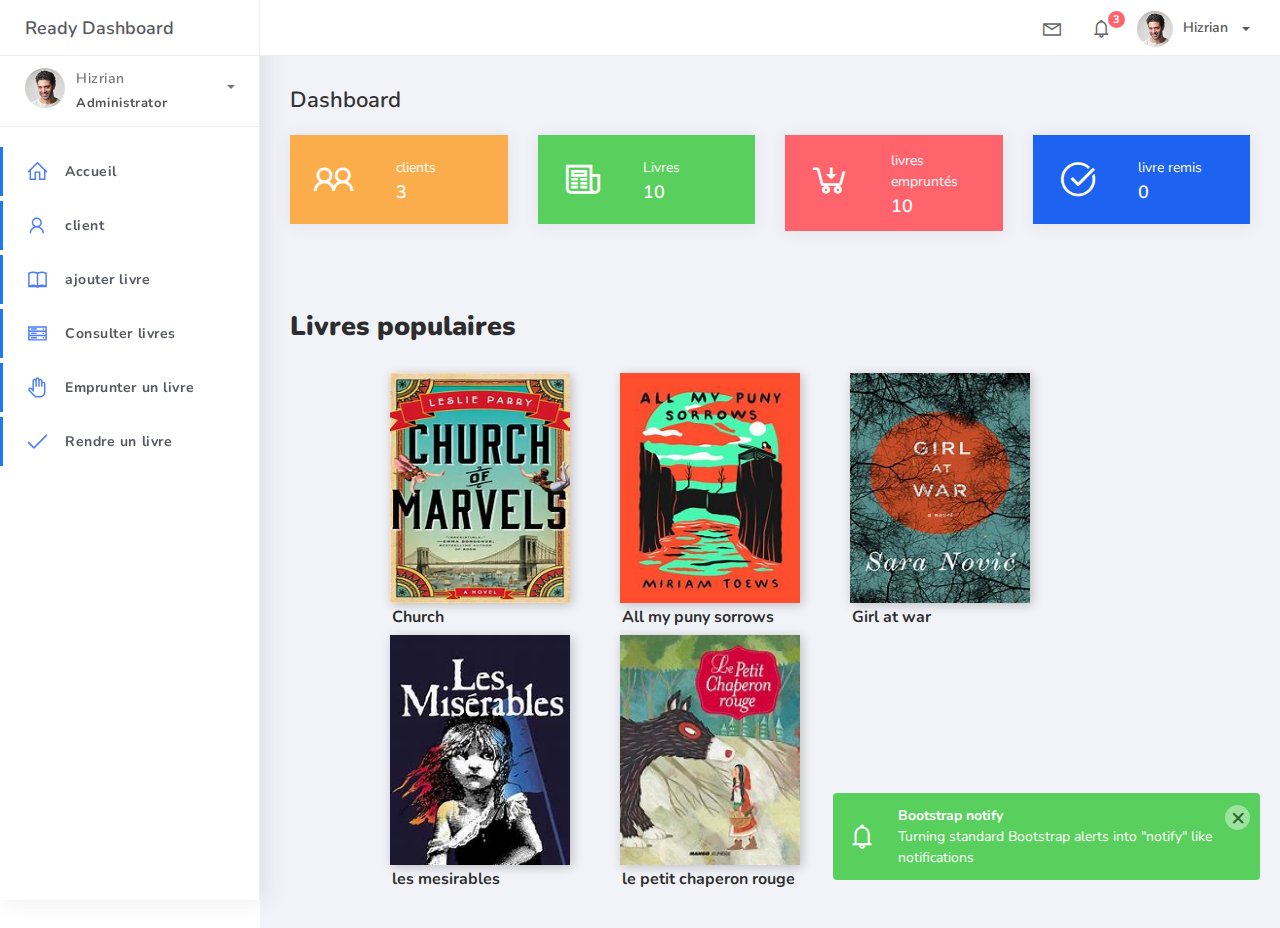
<file: index.html>
<!DOCTYPE html>
<html>
<head>
	<meta http-equiv="X-UA-Compatible" content="IE=edge,chrome=1" />
	<title>GestBib</title>
	<meta content='width=device-width, initial-scale=1.0, maximum-scale=1.0, user-scalable=0, shrink-to-fit=no' name='viewport' />
	<link rel="stylesheet" href="assets/css/bootstrap.min.css">
	<link rel="stylesheet" href="https://fonts.googleapis.com/css?family=Nunito:200,200i,300,300i,400,400i,600,600i,700,700i,800,800i,900,900i">
	<link rel="stylesheet" href="assets/css/ready.css">
	<link rel="stylesheet" href="assets/css/demo.css">
	<link rel="stylesheet" href="assets/css/index.css">
</head>
<body>
	<div class="wrapper">
		<div class="main-header">
			<div class="logo-header">
				<a href="index.html" class="logo">
					Ready Dashboard
				</a>
				<button class="navbar-toggler sidenav-toggler ml-auto" type="button" data-toggle="collapse" data-target="collapse" aria-controls="sidebar" aria-expanded="false" aria-label="Toggle navigation">
					<span class="navbar-toggler-icon"></span>
				</button>
				<button class="topbar-toggler more"><i class="la la-ellipsis-v"></i></button>
			</div>
			<nav class="navbar navbar-header navbar-expand-lg">
				<div class="container-fluid">
					<ul class="navbar-nav topbar-nav ml-md-auto align-items-center">
						<li class="nav-item dropdown hidden-caret">
							<a class="nav-link dropdown-toggle" href="#" id="navbarDropdown" role="button" data-toggle="dropdown" aria-haspopup="true" aria-expanded="false">
								<i class="la la-envelope"></i>
							</a>
							<div class="dropdown-menu" aria-labelledby="navbarDropdown">
								<a class="dropdown-item" href="#">Action</a>
								<a class="dropdown-item" href="#">Another action</a>
								<div class="dropdown-divider"></div>
								<a class="dropdown-item" href="#">Something else here</a>
							</div>
						</li>
						<li class="nav-item dropdown hidden-caret">
							<a class="nav-link dropdown-toggle" href="#" id="navbarDropdown" role="button" data-toggle="dropdown" aria-haspopup="true" aria-expanded="false">
								<i class="la la-bell"></i>
								<span class="notification">3</span>
							</a>
							<ul class="dropdown-menu notif-box" aria-labelledby="navbarDropdown">
								<li>
									<div class="dropdown-title">You have 4 new notification</div>
								</li>
								<li>
									<div class="notif-center">
										<a href="#">
											<div class="notif-icon notif-primary"> <i class="la la-user-plus"></i> </div>
											<div class="notif-content">
												<span class="block">
													New user registered
												</span>
												<span class="time">5 minutes ago</span> 
											</div>
										</a>
										<a href="#">
											<div class="notif-icon notif-success"> <i class="la la-comment"></i> </div>
											<div class="notif-content">
												<span class="block">
													Rahmad commented on Admin
												</span>
												<span class="time">12 minutes ago</span> 
											</div>
										</a>
										<a href="#">
											<div class="notif-img"> 
												<img src="assets/img/profile2.jpg" alt="Img Profile">
											</div>
											<div class="notif-content">
												<span class="block">
													Reza send messages to you
												</span>
												<span class="time">12 minutes ago</span> 
											</div>
										</a>
										<a href="#">
											<div class="notif-icon notif-danger"> <i class="la la-heart"></i> </div>
											<div class="notif-content">
												<span class="block">
													Farrah liked Admin
												</span>
												<span class="time">17 minutes ago</span> 
											</div>
										</a>
									</div>
								</li>
								<li>
									<a class="see-all" href="javascript:void(0);"> <strong>See all notifications</strong> <i class="la la-angle-right"></i> </a>
								</li>
							</ul>
						</li>
						<li class="nav-item dropdown">
							<a class="dropdown-toggle profile-pic" data-toggle="dropdown" href="#" aria-expanded="false"> <img src="assets/img/profile.jpg" alt="user-img" width="36" class="img-circle"><span >Hizrian</span></span> </a>
							<ul class="dropdown-menu dropdown-user">
								<li>
									<div class="user-box">
										<div class="u-img"><img src="assets/img/profile.jpg" alt="user"></div>
										<div class="u-text">
											<h4>Hizrian</h4>
											<p class="text-muted">hello@themekita.com</p><a href="profile.html" class="btn btn-rounded btn-danger btn-sm">View Profile</a></div>
										</div>
									</li>
									<div class="dropdown-divider"></div>
									<a class="dropdown-item" href="#"><i class="ti-user"></i> My Profile</a>
									<a class="dropdown-item" href="#"></i> My Balance</a>
									<a class="dropdown-item" href="#"><i class="ti-email"></i> Inbox</a>
									<div class="dropdown-divider"></div>
									<a class="dropdown-item" href="#"><i class="ti-settings"></i> Account Setting</a>
									<div class="dropdown-divider"></div>
									<a class="dropdown-item" href="#"><i class="fa fa-power-off"></i> Logout</a>
								</ul>
								<!-- /.dropdown-user -->
							</li>
						</ul>
					</div>
				</nav>
			</div>
			<div class="sidebar">
				<div class="scrollbar-inner sidebar-wrapper">
					<div class="user">
						<div class="photo">
							<img src="assets/img/profile.jpg">
						</div>
						<div class="info">
							<a class="" data-toggle="collapse" href="#collapseExample" aria-expanded="true">
								<span>
									Hizrian
									<span class="user-level">Administrator</span>
									<span class="caret"></span>
								</span>
							</a>
							<div class="clearfix"></div>

							<div class="collapse in" id="collapseExample" aria-expanded="true" style="">
								<ul class="nav">
									<li>
										<a href="#profile">
											<span class="link-collapse">My Profile</span>
										</a>
									</li>
									<li>
										<a href="#edit">
											<span class="link-collapse">Edit Profile</span>
										</a>
									</li>
									<li>
										<a href="#settings">
											<span class="link-collapse">Settings</span>
										</a>
									</li>
								</ul>
							</div>
						</div>
					</div>
					<ul class="nav">
						<li class="nav-item active">
							<a href="index.html">
								<i class="la la-home"></i>
								<p>Accueil</p>
							</a>
							<li class="nav-item active icon-class" >
								<a href="client.html">
									<i class="la la-user"></i>
									<p>client</p>
								</a>
							</li>
							<li class="nav-item active icon-class">
								<a href="addLivre.html">
									<i class="la la-book"></i>	
									<p>ajouter livre</p>
								</a>
							</li>
							<li class="nav-item active icon-class">
								<a href="consulterLivre.html">
									<i class="la la-server"></i>
									<p>Consulter livres</p>
								</a>
							</li>
							<li class="nav-item active icon-class">
								<a href="emprunt.html">
									<i class="la la-hand-paper-o"></i>
									<p>Emprunter un livre</p>
								</a>
							</li>
							<li class="nav-item active icon-class">
								<a href="RendreLivre.html">
									<i class="la la-check"></i>
									<p>Rendre un livre</p>
								</a>
							</li>
		
					</ul>
				</div>	
			</div>
			<div class="main-panel">
				<div class="content">
					<div class="container-fluid">
						<h4 class="page-title">Dashboard</h4>
						<div class="row">
							<div class="col-md-3">
								<div class="card card-stats card-warning">
									<div class="card-body ">
										<div class="row">
											<div class="col-5">
												<div class="icon-big text-center">
													<i class="la la-users"></i>
												</div>
											</div>
											<div class="col-7 d-flex align-items-center">
												<div class="numbers">
													<p class="card-category">clients</p>
													<h4 class="card-title">3</h4>
												</div>
											</div>
										</div>
									</div>
								</div>
							</div>
							<div class="col-md-3">
								<div class="card card-stats card-success">
									<div class="card-body">
										<div class="row">
											<div class="col-5">
												<div class="icon-big text-center">
													<i class="la la-newspaper-o"></i>
												</div>
											</div>
											<div class="col-7 d-flex align-items-center">
												<div class="numbers">
													<p class="card-category">Livres</p>
													<h4 class="card-title">10</h4>
												</div>
											</div>
										</div>
									</div>
								</div>
							</div>
							<div class="col-md-3">
								<div class="card card-stats card-danger">
									<div class="card-body ">
										<div class="row">
											<div class="col-5">
												<div class="icon-big text-center">
													<i class="la la-cart-arrow-down"></i>
												</div>
											</div>
											<div class="col-7 d-flex align-items-center">
												<div class="numbers">
													<p class="card-category">livres empruntés</p>
													<h4 class="card-title">10</h4>
												</div>
											</div>
										</div>
									</div>
								</div>
							</div>
							<div class="col-md-3">
								<div class="card card-stats card-primary">
									<div class="card-body ">
										<div class="row">
											<div class="col-5">
												<div class="icon-big text-center">
													<i class="la la-check-circle"></i>
												</div>
											</div>
											<div class="col-7 d-flex align-items-center">
												<div class="numbers">
													<p class="card-category">livre remis</p>
													<h4 class="card-title">0</h4>
												</div>
											</div>
										</div>
									</div>
								</div>
							</div>
							
<!-- 							<div class="col-md-3">
								<div class="card card-stats">
									<div class="card-body ">
										<div class="row">
											<div class="col-5">
												<div class="icon-big text-center icon-warning">
													<i class="la la-pie-chart text-warning"></i>
												</div>
											</div>
											<div class="col-7 d-flex align-items-center">
												<div class="numbers">
													<p class="card-category">Number</p>
													<h4 class="card-title">150GB</h4>
												</div>
											</div>
										</div>
									</div>
								</div>
							</div>
							<div class="col-md-3">
								<div class="card card-stats">
									<div class="card-body ">
										<div class="row">
											<div class="col-5">
												<div class="icon-big text-center">
													<i class="la la-bar-chart text-success"></i>
												</div>
											</div>
											<div class="col-7 d-flex align-items-center">
												<div class="numbers">
													<p class="card-category">Revenue</p>
													<h4 class="card-title">$ 1,345</h4>
												</div>
											</div>
										</div>
									</div>
								</div>
							</div>
							<div class="col-md-3">
								<div class="card card-stats">
									<div class="card-body">
										<div class="row">
											<div class="col-5">
												<div class="icon-big text-center">
													<i class="la la-times-circle-o text-danger"></i>
												</div>
											</div>
											<div class="col-7 d-flex align-items-center">
												<div class="numbers">
													<p class="card-category">Errors</p>
													<h4 class="card-title">23</h4>
												</div>
											</div>
										</div>
									</div>
								</div>
							</div>
							<div class="col-md-3">
								<div class="card card-stats">
									<div class="card-body">
										<div class="row">
											<div class="col-5">
												<div class="icon-big text-center">
													<i class="la la-heart-o text-primary"></i>
												</div>
											</div>
											<div class="col-7 d-flex align-items-center">
												<div class="numbers">
													<p class="card-category">Followers</p>
													<h4 class="card-title">+45K</h4>
												</div>
											</div>
										</div>
									</div>
								</div>
							</div> -->
						</div>
						<div class="Homebooks">
							<h1>Livres populaires</h1>
							<div class="" style="display: flex;flex-wrap: wrap;">
								<div>
									<img class="imagesCard" src="./images/church.jpg" alt="image">
									<h2>Church</h2>
								</div>
								<div>
									<img class="imagesCard" src="./images/images1.jpg" alt="image">
									<h2>All my puny sorrows</h2>
								</div>
								<div>
									<img class="imagesCard" src="./images/images2.jpg" alt="image">
									<h2>Girl at war</h2>
								</div>
								<div>
									<img class="imagesCard" src="./images/mesirables.jpg" alt="image">
									<h2>les mesirables</h2>
								</div>
								<div>
									<img class="imagesCard" src="./images/pcr.jpg" alt="image">
									<h2>le petit chaperon rouge</h2>
								</div>
							</div>
						</div>
			</div>
		</div>
	</div>
	<!-- Modal -->
	<div class="modal fade" id="modalUpdate" tabindex="-1" role="dialog" aria-labelledby="modalUpdatePro" aria-hidden="true">
		<div class="modal-dialog modal-dialog-centered" role="document">
			<div class="modal-content">
				<div class="modal-header bg-primary">
					<h6 class="modal-title"><i class="la la-frown-o"></i> Under Development</h6>
					<button type="button" class="close" data-dismiss="modal" aria-label="Close">
						<span aria-hidden="true">&times;</span>
					</button>
				</div>
				<div class="modal-body text-center">									
					<p>Currently the pro version of the <b>Ready Dashboard</b> Bootstrap is in progress development</p>
					<p>
						<b>We'll let you know when it's done</b></p>
				</div>
				<div class="modal-footer">
					<button type="button" class="btn btn-secondary" data-dismiss="modal">Close</button>
				</div>
			</div>
		</div>
	</div>
</body>
<script src="assets/js/core/jquery.3.2.1.min.js"></script>
<script src="assets/js/plugin/jquery-ui-1.12.1.custom/jquery-ui.min.js"></script>
<script src="assets/js/core/popper.min.js"></script>
<script src="assets/js/core/bootstrap.min.js"></script>
<script src="assets/js/plugin/chartist/chartist.min.js"></script>
<script src="assets/js/plugin/chartist/plugin/chartist-plugin-tooltip.min.js"></script>
<script src="assets/js/plugin/bootstrap-notify/bootstrap-notify.min.js"></script>
<script src="assets/js/plugin/bootstrap-toggle/bootstrap-toggle.min.js"></script>
<script src="assets/js/plugin/jquery-mapael/jquery.mapael.min.js"></script>
<script src="assets/js/plugin/jquery-mapael/maps/world_countries.min.js"></script>
<script src="assets/js/plugin/chart-circle/circles.min.js"></script>
<script src="assets/js/plugin/jquery-scrollbar/jquery.scrollbar.min.js"></script>
<script src="assets/js/ready.min.js"></script>
<script src="assets/js/demo.js"></script>
</html>
</file>
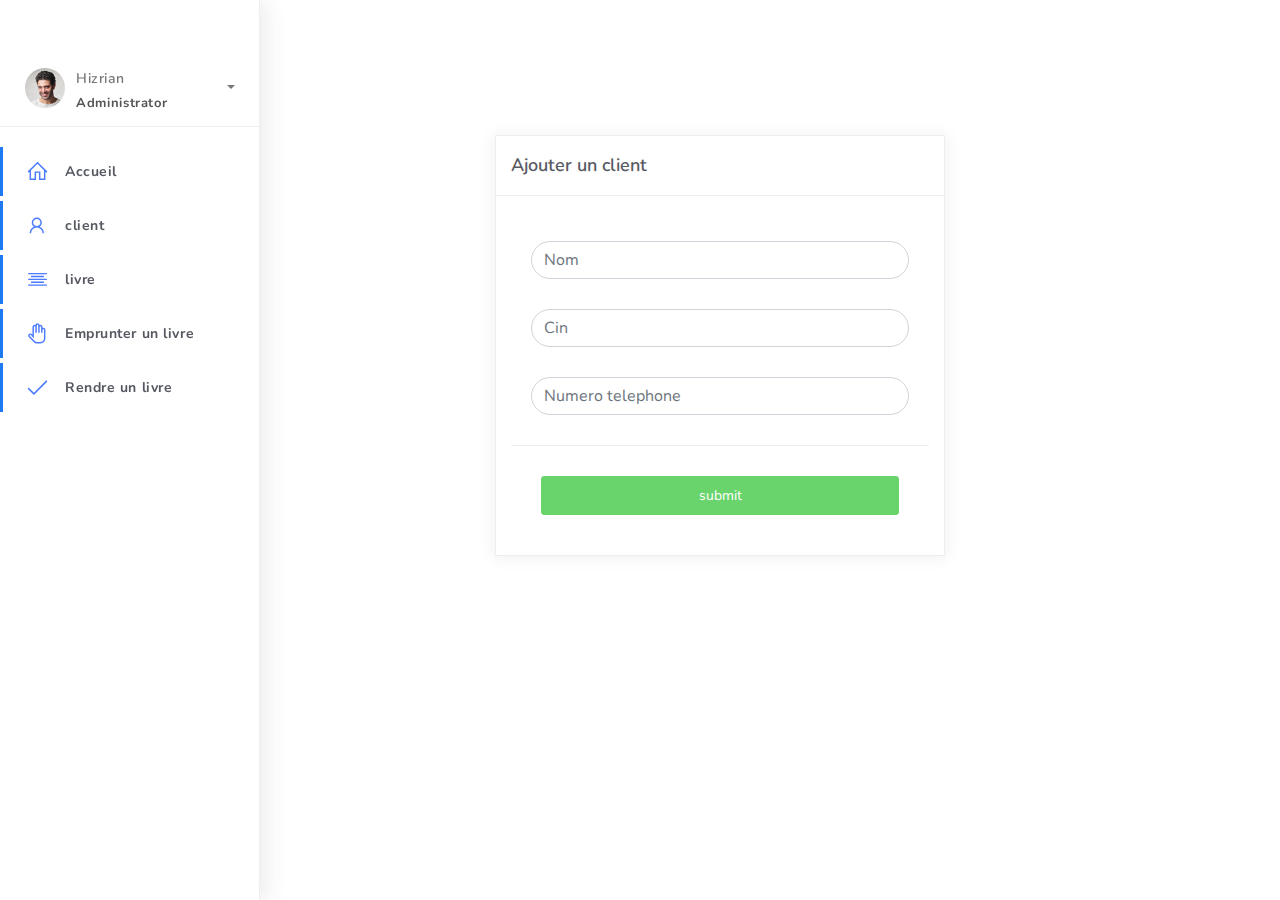
<file: add-user.html>
<!DOCTYPE html>
<html lang="en">
    <head>
        <meta http-equiv="X-UA-Compatible" content="IE=edge,chrome=1">
        <title>Forms - Ready Bootstrap Dashboard</title>
        <meta content="width=device-width, initial-scale=1.0, maximum-scale=1.0, user-scalable=0, shrink-to-fit=no" name="viewport">
        <link rel="stylesheet" href="assets/css/bootstrap.min.css">
        <link rel="stylesheet" href="https://fonts.googleapis.com/css?family=Nunito:200,200i,300,300i,400,400i,600,600i,700,700i,800,800i,900,900i">
        <link rel="stylesheet" href="assets/css/ready.css">
        <link rel="stylesheet" href="assets/css/demo.css">
    </head>
<body>
    <div class="container">
    <div class="sidebar">
        <div class="scroll-wrapper scrollbar-inner sidebar-wrapper" style="position: relative;"><div class="scrollbar-inner sidebar-wrapper scroll-content" style="height: 657px; margin-bottom: 0px; margin-right: 0px; max-height: none;">
            <div class="user">
                <div class="photo">
                    <img src="assets/img/profile.jpg">
                </div>
                <div class="info">
                    <a class="" data-toggle="collapse" href="#collapseExample" aria-expanded="true">
                        <span>
                            Hizrian
                            <span class="user-level">Administrator</span>
                            <span class="caret"></span>
                        </span>
                    </a>
                    <div class="clearfix"></div>

                    <div class="collapse in" id="collapseExample" aria-expanded="true" style="">
                        <ul class="nav">
                            <li>
                                <a href="#profile">
                                    <span class="link-collapse">My Profile</span>
                                </a>
                            </li>
                            <li>
                                <a href="#edit">
                                    <span class="link-collapse">Edit Profile</span>
                                </a>
                            </li>
                            <li>
                                <a href="#settings">
                                    <span class="link-collapse">Settings</span>
                                </a>
                            </li>
                        </ul>
                    </div>
                </div>
            </div>
            <ul class="nav">
                <li class="nav-item active">
                    <a href="index.html">
                        <i class="la la-home"></i>
                        <p>Accueil</p>
                    </a>
                <li class="nav-item active icon-class">
                    <a href="client.html">
                        <i class="la la-user"></i>
                        <p>client</p>
                    </a>
                </li>
                <li class="nav-item active icon-class">
                    <a href="RendreLivre.html">
                        <i class="la la-align-center"></i>
                        <p>livre</p>
                    </a>
                </li>
                <li class="nav-item active icon-class">
                    <a href="emprunt.html">
                        <i class="la la-hand-paper-o"></i>
                        <p>Emprunter un livre</p>
                    </a>
                </li>
                <li class="nav-item active icon-class">
                    <a href="RendreLivre.html">
                        <i class="la la-check"></i>
                        <p>Rendre un livre</p>
                    </a>
                </li>
            </ul>
        </div><div class="scroll-element scroll-x"><div class   ="scroll-element_outer"><div class="scroll-element_size"></div><div class="scroll-element_track"></div><div class="scroll-bar" style="width: 100px;"></div></div></div><div class="scroll-element scroll-y"><div class="scroll-element_outer"><div class="scroll-element_size"></div><div class="scroll-element_track"></div><div class="scroll-bar" style="height: 80px;"></div></div></div></div>
    </div> 
        <div class="container mx-auto " style="width:50vw;position: relative;top: 15vh;" >
            <div class="card" style="margin-left:160px;">
                <div class="card-header">
                    <div class="card-title">Ajouter un client</div>
                </div>
                <div class="card-body">
                    <div class="form-group">
                <form method="POST">
                    <div class="form-group">
                        <input type="text" name="nom" class="form-control input-pill" id="nom" placeholder="Nom">
                    </div>		
                    <div class="form-group">
                        <input type="text" name="cin" class="form-control input-pill" id="cin" placeholder="Cin">
                    </div>
                    <div class="form-group">
                        <input type="text" name="tel" class="form-control input-pill" id="tel" placeholder="Numero telephone">
                    </div>
                    </div>
                    <div class="card-action">
                        <input class="col-12 btn btn-success" type="submit" name="btn" value="submit" class="btn btn-success">
                    </div>
                </form>	
            </div>
        </div>
    <script src="assets/js/core/jquery.3.2.1.min.js"></script>
    <script src="assets/js/plugin/jquery-ui-1.12.1.custom/jquery-ui.min.js"></script>
    <script src="assets/js/core/popper.min.js"></script>
    <script src="assets/js/core/bootstrap.min.js"></script>
    <script src="assets/js/plugin/chartist/chartist.min.js"></script>
    <script src="assets/js/plugin/chartist/plugin/chartist-plugin-tooltip.min.js"></script>
    <script src="assets/js/plugin/bootstrap-notify/bootstrap-notify.min.js"></script>
    <script src="assets/js/plugin/bootstrap-toggle/bootstrap-toggle.min.js"></script>
    <script src="assets/js/plugin/jquery-mapael/jquery.mapael.min.js"></script>
    <script src="assets/js/plugin/bootstrap-toggle/bootstrap-toggle.min.js"></script>
    <script src="assets/js/plugin/jquery-mapael/maps/world_countries.min.js"></script>
    <script src="assets/js/plugin/chart-circle/circles.min.js"></script>
    <script src="assets/js/plugin/jquery-scrollbar/jquery.scrollbar.min.js"></script>
    <script src="assets/js/ready.min.js"></script>
    <div style="left: -1000px; overflow: scroll; position: absolute; top: -1000px; border: none; box-sizing: content-box; height: 200px; margin: 0px; padding: 0px; width: 200px;"><div style="border: none; box-sizing: content-box; height: 200px; margin: 0px; padding: 0px; width: 200px;"></div></div>
</body>
</html>
</file>
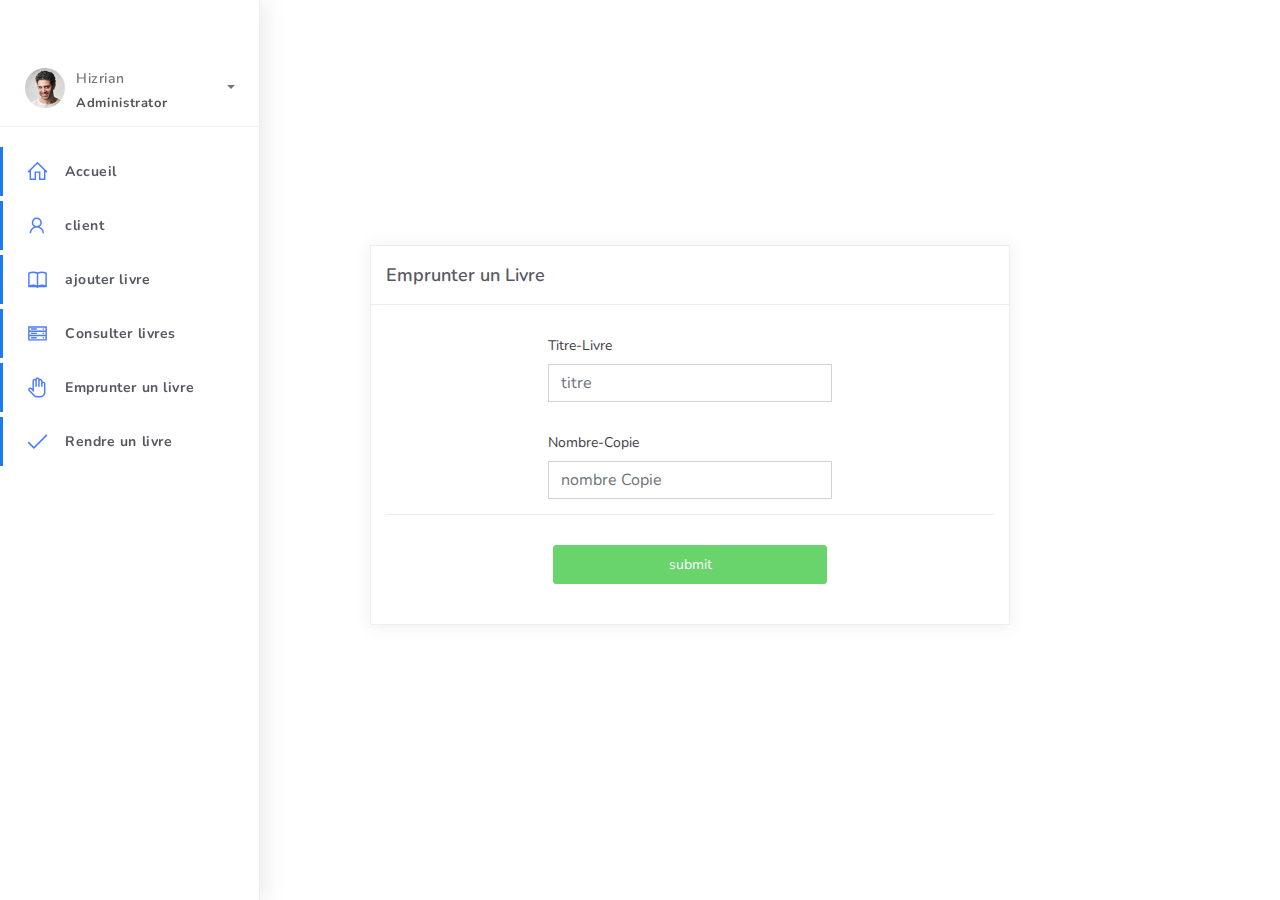
<file: addLivre.html>
<!DOCTYPE html>
<html lang="en">
    <head>
        <meta http-equiv="X-UA-Compatible" content="IE=edge,chrome=1">
        <title>GestBib</title>
        <meta content="width=device-width, initial-scale=1.0, maximum-scale=1.0, user-scalable=0, shrink-to-fit=no" name="viewport">
        <link rel="stylesheet" href="assets/css/bootstrap.min.css">
        <link rel="stylesheet" href="https://fonts.googleapis.com/css?family=Nunito:200,200i,300,300i,400,400i,600,600i,700,700i,800,800i,900,900i">
        <link rel="stylesheet" href="assets/css/ready.css">
        <link rel="stylesheet" href="assets/css/demo.css">
        <link rel="stylesheet" href="assets/css/addLivre.css">
    </head>
<body>
    <div class="sidebar">
        <div class="scrollbar-inner sidebar-wrapper">
            <div class="user">
                <div class="photo">
                    <img src="assets/img/profile.jpg">
                </div>
                <div class="info">
                    <a class="" data-toggle="collapse" href="#collapseExample" aria-expanded="true">
                        <span>
                            Hizrian
                            <span class="user-level">Administrator</span>
                            <span class="caret"></span>
                        </span>
                    </a>
                    <div class="clearfix"></div>
    
                    <div class="collapse in" id="collapseExample" aria-expanded="true" style="">
                        <ul class="nav">
                            <li>
                                <a href="#profile">
                                    <span class="link-collapse">My Profile</span>
                                </a>
                            </li>
                            <li>
                                <a href="#edit">
                                    <span class="link-collapse">Edit Profile</span>
                                </a>
                            </li>
                            <li>
                                <a href="#settings">
                                    <span class="link-collapse">Settings</span>
                                </a>
                            </li>
                        </ul>
                    </div>
                </div>
            </div>
            <ul class="nav">
                <li class="nav-item active">
                    <a href="index.html">
                        <i class="la la-home"></i>
                        <p>Accueil</p>
                    </a>
                <li class="nav-item active icon-class">
                    <a href="client.html">
                        <i class="la la-user"></i>
                        <p>client</p>
                    </a>
                </li>
                <li class="nav-item active icon-class">
                    <a href="addLivre.html">
                        <i class="la la-book"></i>
                        <p>ajouter livre</p>
                    </a>
                </li>
                <li class="nav-item active icon-class">
                    <a href="consulterLivre.html">
                        <i class="la la-server"></i>
                        <p>Consulter livres</p>
                    </a>
                </li>
                <li class="nav-item active icon-class">
                    <a href="emprunt.html">
                        <i class="la la-hand-paper-o"></i>
                        <p>Emprunter un livre</p>
                    </a>
                </li>
                <li class="nav-item active icon-class">
                    <a href="RendreLivre.html">
                        <i class="la la-check"></i>
                        <p>Rendre un livre</p>
                    </a>
                </li>
    
            </ul>
        </div>
    </div>
    <div class="card " style="width: 50vw;margin-left:100px;">
        <div class="card-header">   
            <div class="card-title">
                Emprunter un Livre
            </div>
        </div>
        <div class="card-body ">
            <form method="POST">
                <div class="form-group col-6 offset-3">
                    <label for="squareInput">Titre-Livre</label>
                    <input type="text" name="titre" class="form-control input-square" id="titre" placeholder="titre" required>
                </div>
                <div class="form-group col-6 offset-3">
                    <label for="squareInput">Nombre-Copie</label>
                    <input type="text" name="nbrCopie" class="form-control input-square" id="nbrCopie" placeholder="nombre Copie" required>
                </div>
                <div class="card-action">
                    <input type="submit" name="btn" value="submit" class="btn btn-success col-6 offset-3">
                </div>
            </form>
        </div>
    </div>
</body>
</html>
</file>
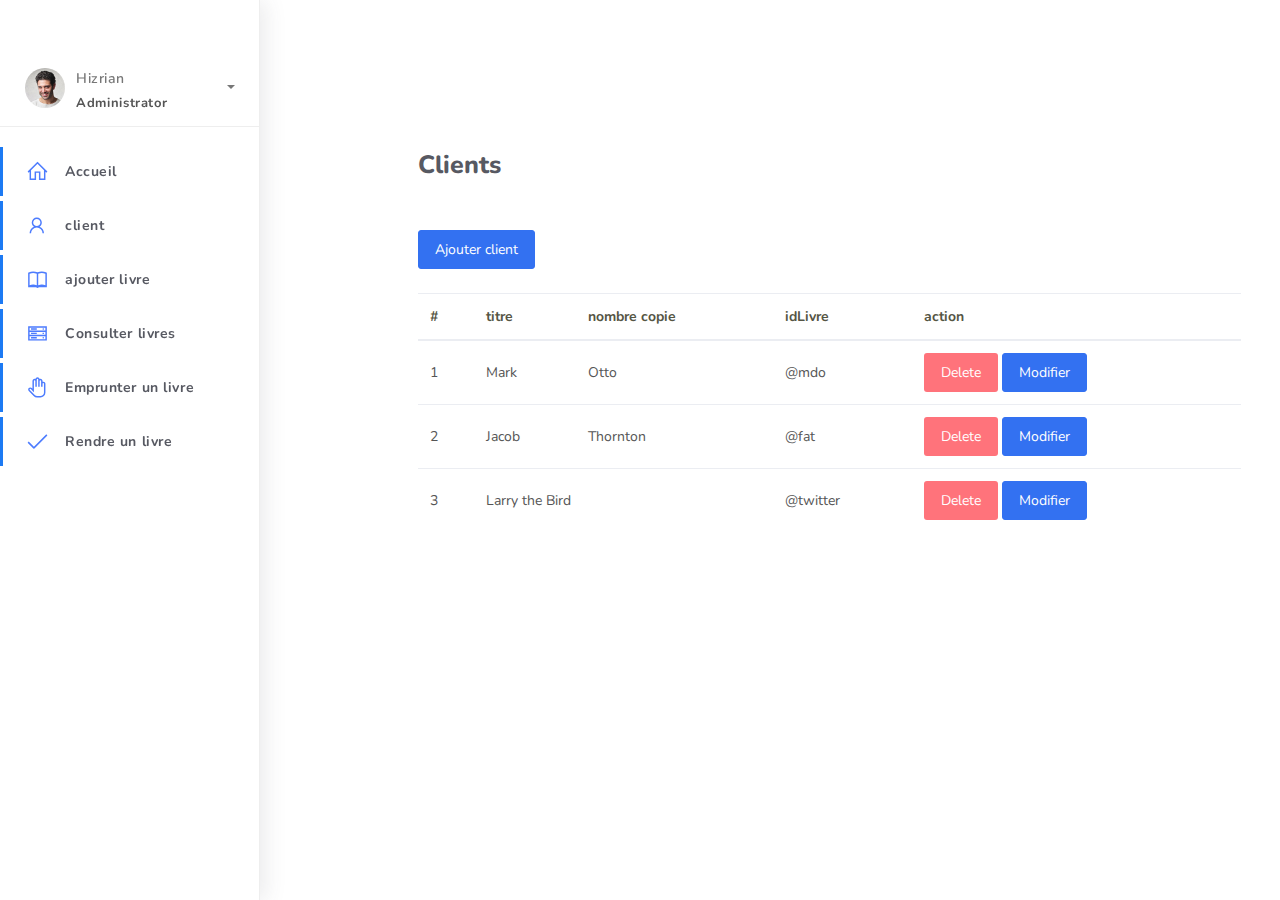
<file: client.html>
<!DOCTYPE html>
<html lang="en">
<head>
    <meta http-equiv="X-UA-Compatible" content="IE=edge,chrome=1">
    <title>GestBib</title>
    <meta content="width=device-width, initial-scale=1.0, maximum-scale=1.0, user-scalable=0, shrink-to-fit=no"
        name="viewport">
    <link rel="stylesheet" href="assets/css/bootstrap.min.css">
    <link rel="stylesheet"
        href="https://fonts.googleapis.com/css?family=Nunito:200,200i,300,300i,400,400i,600,600i,700,700i,800,800i,900,900i">
    <link rel="stylesheet" href="assets/css/ready.css">
    <link rel="stylesheet" href="assets/css/demo.css">
    <link rel="stylesheet" href="assets/css/addLivre.css">
</head>
<body>
    <div class="sidebar">
        <div class="scrollbar-inner sidebar-wrapper">
            <div class="user">
                <div class="photo">
                    <img src="assets/img/profile.jpg">
                </div>
                <div class="info">
                    <a class="" data-toggle="collapse" href="#collapseExample" aria-expanded="true">
                        <span>
                            Hizrian
                            <span class="user-level">Administrator</span>
                            <span class="caret"></span>
                        </span>
                    </a>
                    <div class="clearfix"></div>
    
                    <div class="collapse in" id="collapseExample" aria-expanded="true">
                        <ul class="nav">
                            <li>
                                <a href="#profile">
                                    <span class="link-collapse">My Profile</span>
                                </a>
                            </li>
                            <li>
                                <a href="#edit">
                                    <span class="link-collapse">Edit Profile</span>
                                </a>
                            </li>
                            <li>
                                <a href="#settings">
                                    <span class="link-collapse">Settings</span>
                                </a>
                            </li>
                        </ul>
                    </div>
                </div>
            </div>
            <ul class="nav">
                <li class="nav-item active">
                    <a href="index.html">
                        <i class="la la-home"></i>
                        <p>Accueil</p>
                    </a>
                <li class="nav-item active icon-class">
                    <a href="client.html">
                        <i class="la la-user"></i>
                        <p>client</p>
                    </a>
                </li>
                <li class="nav-item active icon-class">
                    <a href="addLivre.html">
                        <i class="la la-book"></i>
                        <p>ajouter livre</p>
                    </a>
                </li>
                <li class="nav-item active icon-class">
                    <a href="consulterLivre.html">
                        <i class="la la-server"></i>
                        <p>Consulter livres</p>
                    </a>
                </li>
                <li class="nav-item active icon-class">
                    <a href="emprunt.html">
                        <i class="la la-hand-paper-o"></i>
                        <p>Emprunter un livre</p>
                    </a>
                </li>
                <li class="nav-item active icon-class">
                    <a href="RendreLivre.html">
                        <i class="la la-check"></i>
                        <p>Rendre un livre</p>
                    </a>
                </li>
    
            </ul>
        </div>
    </div>

    <div class="col-8 ml-auto mr-4">
        <h2 style="font-weight:800;font-size:25px;margin-bottom: 50px;text-align: centers;width: 100%;">Clients</h2>
        <a href="/add-user.html"><button class="btn btn-primary">Ajouter client</button></a>
        <table class="table table-head-bg-dark mt-4">
            <thead>
                <tr>
                    <th scope="col">#</th>
                    <th scope="col">titre</th>
                    <th scope="col">nombre copie</th>
                    <th scope="col">idLivre</th>
                    <th scope="col">action</th>
                </tr>
            </thead>
            <tbody>
                <tr>
                    <td>1</td>
                    <td>Mark</td>
                    <td>Otto</td>
                    <td>@mdo</td>
                    <td>
                        <button class="btn bg-danger text-white">Delete</button>
                        <a href="/modify.html"><button class="btn btn-primary">Modifier</button></a>
                    </td>
                </tr>
                <tr>
                    <td>2</td>
                    <td>Jacob</td>
                    <td>Thornton</td>
                    <td>@fat</td>
                    <td>
                        <button class="btn bg-danger text-white">Delete</button>
                        <a href="/modify.html"><button class="btn btn-primary">Modifier</button></a>
                    </td>
                </tr>
                <tr>
                    <td>3</td>
                    <td colspan="2">Larry the Bird</td>
                    <td>@twitter</td>
                    <td>
                        <button class="btn bg-danger text-white">Delete</button>
                        <a href="/modify.html"><button class="btn btn-primary">Modifier</button></a>
                    </td>
                </tr>
            </tbody>
        </table>
    </div>
</body>
</html>
</file>
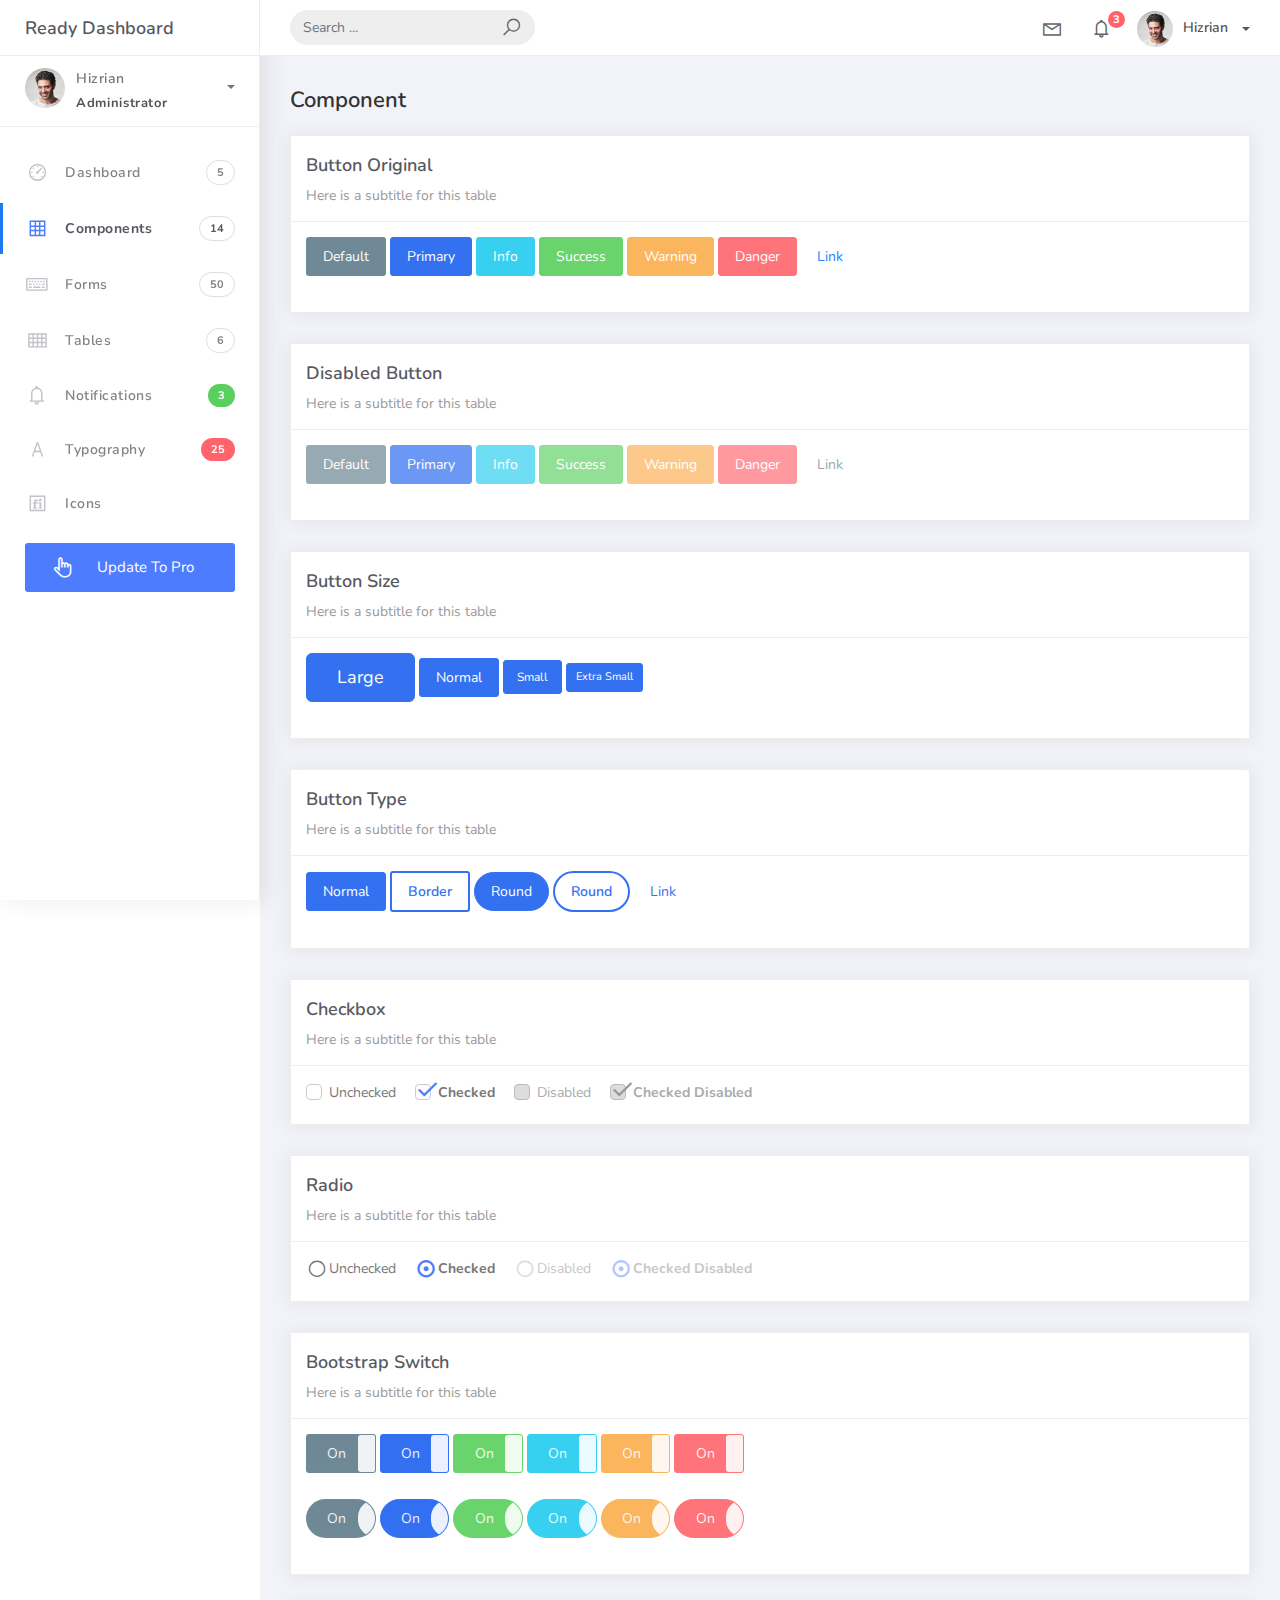
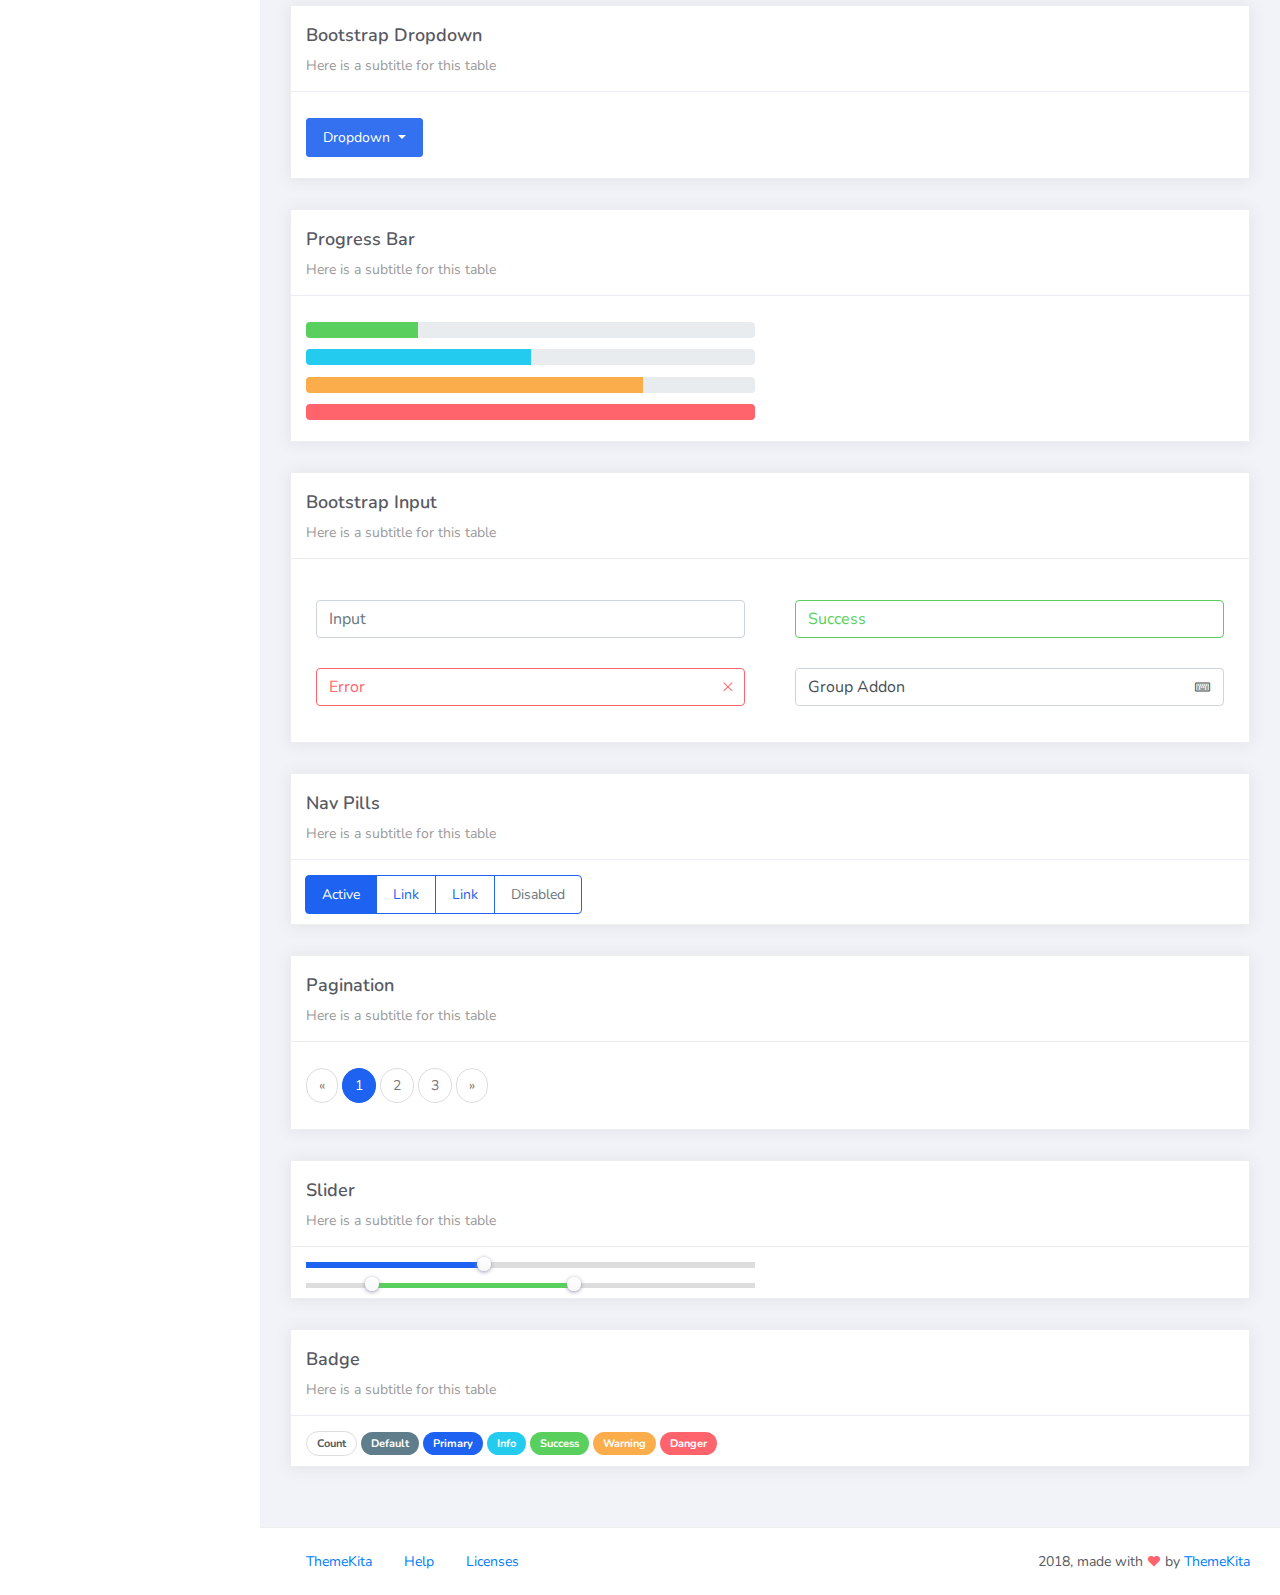
<file: components.html>
<!DOCTYPE html>
<html>
<head>
	<meta http-equiv="X-UA-Compatible" content="IE=edge,chrome=1" />
	<title>Components - Ready Bootstrap Dashboard</title>
	<meta content='width=device-width, initial-scale=1.0, maximum-scale=1.0, user-scalable=0, shrink-to-fit=no' name='viewport' />
	<link rel="stylesheet" href="assets/css/bootstrap.min.css">
	<link rel="stylesheet" href="https://fonts.googleapis.com/css?family=Nunito:200,200i,300,300i,400,400i,600,600i,700,700i,800,800i,900,900i">
	<link rel="stylesheet" href="assets/css/ready.css">
	<link rel="stylesheet" href="assets/css/demo.css">
</head>
<body>
	<div class="wrapper">
		<div class="main-header">
			<div class="logo-header">
				<a href="index.html" class="logo">
					Ready Dashboard
				</a>
				<button class="navbar-toggler sidenav-toggler ml-auto" type="button" data-toggle="collapse" data-target="collapse" aria-controls="sidebar" aria-expanded="false" aria-label="Toggle navigation">
					<span class="navbar-toggler-icon"></span>
				</button>
				<button class="topbar-toggler more"><i class="la la-ellipsis-v"></i></button>
			</div>
			<nav class="navbar navbar-header navbar-expand-lg">
				<div class="container-fluid">
					
					<form class="navbar-left navbar-form nav-search mr-md-3" action="">
						<div class="input-group">
							<input type="text" placeholder="Search ..." class="form-control">
							<div class="input-group-append">
								<span class="input-group-text">
									<i class="la la-search search-icon"></i>
								</span>
							</div>
						</div>
					</form>
					<ul class="navbar-nav topbar-nav ml-md-auto align-items-center">
						<li class="nav-item dropdown hidden-caret">
							<a class="nav-link dropdown-toggle" href="#" id="navbarDropdown" role="button" data-toggle="dropdown" aria-haspopup="true" aria-expanded="false">
								<i class="la la-envelope"></i>
							</a>
							<div class="dropdown-menu" aria-labelledby="navbarDropdown">
								<a class="dropdown-item" href="#">Action</a>
								<a class="dropdown-item" href="#">Another action</a>
								<div class="dropdown-divider"></div>
								<a class="dropdown-item" href="#">Something else here</a>
							</div>
						</li>
						<li class="nav-item dropdown hidden-caret">
							<a class="nav-link dropdown-toggle" href="#" id="navbarDropdown" role="button" data-toggle="dropdown" aria-haspopup="true" aria-expanded="false">
								<i class="la la-bell"></i>
								<span class="notification">3</span>
							</a>
							<ul class="dropdown-menu notif-box" aria-labelledby="navbarDropdown">
								<li>
									<div class="dropdown-title">You have 4 new notification</div>
								</li>
								<li>
									<div class="notif-center">
										<a href="#">
											<div class="notif-icon notif-primary"> <i class="la la-user-plus"></i> </div>
											<div class="notif-content">
												<span class="block">
													New user registered
												</span>
												<span class="time">5 minutes ago</span> 
											</div>
										</a>
										<a href="#">
											<div class="notif-icon notif-success"> <i class="la la-comment"></i> </div>
											<div class="notif-content">
												<span class="block">
													Rahmad commented on Admin
												</span>
												<span class="time">12 minutes ago</span> 
											</div>
										</a>
										<a href="#">
											<div class="notif-img"> 
												<img src="assets/img/profile2.jpg" alt="Img Profile">
											</div>
											<div class="notif-content">
												<span class="block">
													Reza send messages to you
												</span>
												<span class="time">12 minutes ago</span> 
											</div>
										</a>
										<a href="#">
											<div class="notif-icon notif-danger"> <i class="la la-heart"></i> </div>
											<div class="notif-content">
												<span class="block">
													Farrah liked Admin
												</span>
												<span class="time">17 minutes ago</span> 
											</div>
										</a>
									</div>
								</li>
								<li>
									<a class="see-all" href="javascript:void(0);"> <strong>See all notifications</strong> <i class="la la-angle-right"></i> </a>
								</li>
							</ul>
						</li>
						<li class="nav-item dropdown">
							<a class="dropdown-toggle profile-pic" data-toggle="dropdown" href="#" aria-expanded="false"> <img src="assets/img/profile.jpg" alt="user-img" width="36" class="img-circle"><span >Hizrian</span></span> </a>
							<ul class="dropdown-menu dropdown-user">
								<li>
									<div class="user-box">
										<div class="u-img"><img src="assets/img/profile.jpg" alt="user"></div>
										<div class="u-text">
											<h4>Hizrian</h4>
											<p class="text-muted">hello@themekita.com</p><a href="profile.html" class="btn btn-rounded btn-danger btn-sm">View Profile</a></div>
										</div>
									</li>
									<div class="dropdown-divider"></div>
									<a class="dropdown-item" href="#"><i class="ti-user"></i> My Profile</a>
									<a class="dropdown-item" href="#"></i> My Balance</a>
									<a class="dropdown-item" href="#"><i class="ti-email"></i> Inbox</a>
									<div class="dropdown-divider"></div>
									<a class="dropdown-item" href="#"><i class="ti-settings"></i> Account Setting</a>
									<div class="dropdown-divider"></div>
									<a class="dropdown-item" href="#"><i class="fa fa-power-off"></i> Logout</a>
								</ul>
								<!-- /.dropdown-user -->
							</li>
						</ul>
					</div>
				</nav>
			</div>
			<div class="sidebar">
				<div class="scrollbar-inner sidebar-wrapper">
					<div class="user">
						<div class="photo">
							<img src="assets/img/profile.jpg">
						</div>
						<div class="info">
							<a class="" data-toggle="collapse" href="#collapseExample" aria-expanded="true">
								<span>
									Hizrian
									<span class="user-level">Administrator</span>
									<span class="caret"></span>
								</span>
							</a>
							<div class="clearfix"></div>

							<div class="collapse in" id="collapseExample" aria-expanded="true" style="">
								<ul class="nav">
									<li>
										<a href="#profile">
											<span class="link-collapse">My Profile</span>
										</a>
									</li>
									<li>
										<a href="#edit">
											<span class="link-collapse">Edit Profile</span>
										</a>
									</li>
									<li>
										<a href="#settings">
											<span class="link-collapse">Settings</span>
										</a>
									</li>
								</ul>
							</div>
						</div>
					</div>
					<ul class="nav">
						<li class="nav-item">
							<a href="index.html">
								<i class="la la-dashboard"></i>
								<p>Dashboard</p>
								<span class="badge badge-count">5</span>
							</a>
						</li>
						<li class="nav-item active">
							<a href="components.html">
								<i class="la la-table"></i>
								<p>Components</p>
								<span class="badge badge-count">14</span>
							</a>
						</li>
						<li class="nav-item">
							<a href="forms.html">
								<i class="la la-keyboard-o"></i>
								<p>Forms</p>
								<span class="badge badge-count">50</span>
							</a>
						</li>
						<li class="nav-item">
							<a href="tables.html">
								<i class="la la-th"></i>
								<p>Tables</p>
								<span class="badge badge-count">6</span>
							</a>
						</li>
						<li class="nav-item">
							<a href="notifications.html">
								<i class="la la-bell"></i>
								<p>Notifications</p>
								<span class="badge badge-success">3</span>
							</a>
						</li>
						<li class="nav-item">
							<a href="typography.html">
								<i class="la la-font"></i>
								<p>Typography</p>
								<span class="badge badge-danger">25</span>
							</a>
						</li>
						<li class="nav-item">
							<a href="icons.html">
								<i class="la la-fonticons"></i>
								<p>Icons</p>
							</a>
						</li>
						<li class="nav-item update-pro">
							<button  data-toggle="modal" data-target="#modalUpdate">
								<i class="la la-hand-pointer-o"></i>
								<p>Update To Pro</p>
							</button>
						</li>
					</ul>
				</div>
			</div>
			<div class="main-panel">
				<div class="content">
					<div class="container-fluid">
						<h4 class="page-title">Component</h4>
						<div class="row">
							<div class="col-md-12">
								<div class="card">
									<div class="card-header">
										<h4 class="card-title">Button Original</h4>
										<p class="card-category">Here is a subtitle for this table</p>
									</div>
									<div class="card-body">
										<p class="demo">
											<button class="btn btn-default">Default</button>

											<button class="btn btn-primary">Primary</button>

											<button class="btn btn-info">Info</button>

											<button class="btn btn-success">Success</button>

											<button class="btn btn-warning">Warning</button>

											<button class="btn btn-danger">Danger</button>

											<button class="btn btn-link">Link</button>
										</p>
									</div>
								</div>
							</div>
							<div class="col-md-12">
								<div class="card">
									<div class="card-header">
										<h4 class="card-title">Disabled Button</h4>
										<p class="card-category">Here is a subtitle for this table</p>
									</div>
									<div class="card-body">
										<p class="demo">
											<button class="btn btn-default" disabled="disabled">Default</button>

											<button class="btn btn-primary" disabled="disabled">Primary</button>

											<button class="btn btn-info" disabled="disabled">Info</button>

											<button class="btn btn-success" disabled="disabled">Success</button>

											<button class="btn btn-warning" disabled="disabled">Warning</button>

											<button class="btn btn-danger" disabled="disabled">Danger</button>

											<button class="btn btn-link" disabled>Link</button>
										</p>
									</div>
								</div>
							</div>
							<div class="col-md-12">
								<div class="card">
									<div class="card-header">
										<h4 class="card-title">Button Size</h4>
										<p class="card-category">Here is a subtitle for this table</p>
									</div>
									<div class="card-body">
										<p class="demo">
											<button class="btn btn-primary btn-lg">Large</button>

											<button class="btn btn-primary">Normal</button>

											<button class="btn btn-primary btn-sm">Small</button>

											<button class="btn btn-primary btn-xs">Extra Small</button>
										</p>
									</div>
								</div>
							</div>
							<div class="col-md-12">
								<div class="card">
									<div class="card-header">
										<h4 class="card-title">Button Type</h4>
										<p class="card-category">Here is a subtitle for this table</p>
									</div>
									<div class="card-body">
										<p class="demo">
											<button class="btn btn-primary">Normal</button>
											<button class="btn btn-primary btn-border">Border</button>

											<button class="btn btn-primary btn-round">Round</button>

											<button class="btn btn-primary btn-border btn-round">Round</button>

											<button class="btn btn-primary btn-link">Link</button>
										</p>
									</div>
								</div>
							</div>
							<div class="col-md-12">
								<div class="card">
									<div class="card-header">
										<h4 class="card-title">Checkbox</h4>
										<p class="card-category">Here is a subtitle for this table</p>
									</div>
									<div class="card-body">
										<p class="demo">
											<label class="form-check-label">
												<input class="form-check-input" type="checkbox" value="">
												<span class="form-check-sign">Unchecked</span>
											</label>

											<label class="form-check-label">
												<input class="form-check-input" type="checkbox" value="" checked>
												<span class="form-check-sign">Checked</span>
											</label>

											<label class="form-check-label">
												<input class="form-check-input" type="checkbox" value="" disabled>
												<span class="form-check-sign">Disabled</span>
											</label>

											<label class="form-check-label">
												<input class="form-check-input" type="checkbox" value="" checked disabled>
												<span class="form-check-sign">Checked Disabled</span>
											</label>
										</p>
									</div>
								</div>
							</div>
							<div class="col-md-12">
								<div class="card">
									<div class="card-header">
										<h4 class="card-title">Radio</h4>
										<p class="card-category">Here is a subtitle for this table</p>
									</div>
									<div class="card-body">
										<p class="demo">
											<label class="form-radio-label">
												<input class="form-radio-input" type="radio" name="optionsRadios" value="">
												<span class="form-radio-sign">Unchecked</span>
											</label>
											<label class="form-radio-label">
												<input class="form-radio-input" type="radio" name="optionsRadios" value="" checked>
												<span class="form-radio-sign">Checked</span>
											</label>
											<label class="form-radio-label">
												<input class="form-radio-input" type="radio" value="" disabled>
												<span class="form-radio-sign">Disabled</span>
											</label>
											<label class="form-radio-label">
												<input class="form-radio-input" type="radio" value="" checked disabled>
												<span class="form-radio-sign">Checked Disabled</span>
											</label>
										</p>
									</div>
								</div>
							</div>
							<div class="col-md-12">
								<div class="card">
									<div class="card-header">
										<h4 class="card-title">Bootstrap Switch</h4>
										<p class="card-category">Here is a subtitle for this table</p>
									</div>
									<div class="card-body">
										<p class="demo">
											<input type="checkbox" checked data-toggle="toggle" data-onstyle="default">
											<input type="checkbox" checked data-toggle="toggle" data-onstyle="primary">
											<input type="checkbox" checked data-toggle="toggle" data-onstyle="success">
											<input type="checkbox" checked data-toggle="toggle" data-onstyle="info">
											<input type="checkbox" checked data-toggle="toggle" data-onstyle="warning">
											<input type="checkbox" checked data-toggle="toggle" data-onstyle="danger">
										</p>
										<p class="demo">
											<input type="checkbox" checked data-toggle="toggle" data-onstyle="default" data-style="btn-round">
											<input type="checkbox" checked data-toggle="toggle" data-onstyle="primary" data-style="btn-round">
											<input type="checkbox" checked data-toggle="toggle" data-onstyle="success" data-style="btn-round">
											<input type="checkbox" checked data-toggle="toggle" data-onstyle="info" data-style="btn-round">
											<input type="checkbox" checked data-toggle="toggle" data-onstyle="warning" data-style="btn-round">
											<input type="checkbox" checked data-toggle="toggle" data-onstyle="danger" data-style="btn-round">
										</p>
									</div>
								</div>
							</div>
							<div class="col-md-12">
								<div class="card">
									<div class="card-header">
										<h4 class="card-title">Bootstrap Dropdown</h4>
										<p class="card-category">Here is a subtitle for this table</p>
									</div>
									<div class="card-body">
										<p class="demo">
											<div class="dropdown">

												<button class="btn btn-primary dropdown-toggle" type="button" id="dropdownMenu1" data-toggle="dropdown">

													Dropdown

												</button>

												<ul class="dropdown-menu" role="menu" aria-labelledby="dropdownMenu">

													<a class="dropdown-item" href="#">Action</a>
													<a class="dropdown-item" href="#">Another action</a>
													<div class="dropdown-divider"></div>
													<a class="dropdown-item" href="#">Something else here</a>

												</ul>

											</div>
										</p>
									</div>
								</div>
							</div>
							<div class="col-md-12">
								<div class="card">
									<div class="card-header">
										<h4 class="card-title">Progress Bar</h4>
										<p class="card-category">Here is a subtitle for this table</p>
									</div>
									<div class="card-body">
										<div class="row">
											<div class="col-md-6">
												<p class="demo">
													<div class="progress">
														<div class="progress-bar bg-success" role="progressbar" style="width: 25%" aria-valuenow="25" aria-valuemin="0" aria-valuemax="100"></div>
													</div>
												</p>
												<p class="demo">
													<div class="progress">
														<div class="progress-bar bg-info" role="progressbar" style="width: 50%" aria-valuenow="50" aria-valuemin="0" aria-valuemax="100"></div>
													</div>
												</p>
												<p class="demo">
													<div class="progress">
														<div class="progress-bar bg-warning" role="progressbar" style="width: 75%" aria-valuenow="75" aria-valuemin="0" aria-valuemax="100"></div>
													</div>
												</p>
												<p class="demo">
													<div class="progress">
														<div class="progress-bar bg-danger" role="progressbar" style="width: 100%" aria-valuenow="100" aria-valuemin="0" aria-valuemax="100"></div>
													</div>
												</p>
											</div>
										</div>
									</div>
								</div>
							</div>
							<div class="col-md-12">
								<div class="card">
									<div class="card-header">
										<h4 class="card-title">Bootstrap Input</h4>
										<p class="card-category">Here is a subtitle for this table</p>
									</div>
									<div class="card-body">
										<p class="demo">
											<div class="row">
												<div class="col-md-6">
													<div class="form-group">

														<input type="text" value="" placeholder="Input" class="form-control" />

													</div>
												</div>

												<div class="col-md-6">
													<div class="form-group has-success">

														<input type="text" value="Success" class="form-control" />

													</div>
												</div>

												<div class="col-md-6">
													<div class="form-group has-error has-feedback">

														<input type="text" value="Error" class="form-control" />

														<span class="la la-times form-control-feedback"></span>

													</div>
												</div>

												<div class="col-md-6">
													<div class="form-group">
														<div class="input-group has-icon">

															<input type="text" value="Group Addon" class="form-control">

															<div class="input-group-append">
																<span class="input-group-text input-group-icon"><i class="la la-keyboard-o"></i></span>
															</div>
														</div>
													</div>
												</div>
											</div>
										</p>
									</div>
								</div>
							</div>
							<div class="col-md-12">
								<div class="card">
									<div class="card-header">
										<h4 class="card-title">Nav Pills</h4>
										<p class="card-category">Here is a subtitle for this table</p>
									</div>
									<div class="card-body">
										<ul class="nav nav-pills nav-primary">
											<li class="nav-item">
												<a class="nav-link active" href="#">Active</a>
											</li>
											<li class="nav-item">
												<a class="nav-link" href="#">Link</a>
											</li>
											<li class="nav-item">
												<a class="nav-link" href="#">Link</a>
											</li>
											<li class="nav-item">
												<a class="nav-link disabled" href="#">Disabled</a>
											</li>
										</ul>
									</div>
								</div>
							</div>
							<div class="col-md-12">
								<div class="card">
									<div class="card-header">
										<h4 class="card-title">Pagination</h4>
										<p class="card-category">Here is a subtitle for this table</p>
									</div>
									<div class="card-body">
										<p class="demo">
											<ul class="pagination pg-primary">
												<li class="page-item">
													<a class="page-link" href="#" aria-label="Previous">
														<span aria-hidden="true">&laquo;</span>
														<span class="sr-only">Previous</span>
													</a>
												</li>
												<li class="page-item active"><a class="page-link" href="#">1</a></li>
												<li class="page-item"><a class="page-link" href="#">2</a></li>
												<li class="page-item"><a class="page-link" href="#">3</a></li>
												<li class="page-item">
													<a class="page-link" href="#" aria-label="Next">
														<span aria-hidden="true">&raquo;</span>
														<span class="sr-only">Next</span>
													</a>
												</li>
											</ul>
										</p>
									</div>
								</div>
							</div>
							<div class="col-md-12">
								<div class="card">
									<div class="card-header">
										<h4 class="card-title">Slider</h4>
										<p class="card-category">Here is a subtitle for this table</p>
									</div>
									<div class="card-body">
										<div class="demo">
											<div class="row">
												<div class="col-md-6">
													<div id="slider" class="slider-primary"></div>

													<div id="slider-range" class="slider-success"></div>
												</div>
											</div>
										</div>
									</div>
								</div>
							</div>
							<div class="col-md-12">
								<div class="card">
									<div class="card-header">
										<h4 class="card-title">Badge</h4>
										<p class="card-category">Here is a subtitle for this table</p>
									</div>
									<div class="card-body">
										<span class="badge badge-count">Count</span>
										<span class="badge badge-default">Default</span>
										<span class="badge badge-primary">Primary</span>
										<span class="badge badge-info">Info</span>
										<span class="badge badge-success">Success</span>
										<span class="badge badge-warning">Warning</span>
										<span class="badge badge-danger">Danger</span>
									</div>
								</div>
							</div>
						</div>
					</div>
				</div>
				<footer class="footer">
					<div class="container-fluid">
						<nav class="pull-left">
							<ul class="nav">
								<li class="nav-item">
									<a class="nav-link" href="http://www.themekita.com">
										ThemeKita
									</a>
								</li>
								<li class="nav-item">
									<a class="nav-link" href="#">
										Help
									</a>
								</li>
								<li class="nav-item">
									<a class="nav-link" href="https://themewagon.com/license/#free-item">
										Licenses
									</a>
								</li>
							</ul>
						</nav>
						<div class="copyright ml-auto">
							2018, made with <i class="la la-heart heart text-danger"></i> by <a href="http://www.themekita.com">ThemeKita</a>
						</div>				
					</div>
				</footer>
			</div>
		</div>
	</div>
	<!-- Modal -->
	<div class="modal fade" id="modalUpdate" tabindex="-1" role="dialog" aria-labelledby="modalUpdatePro" aria-hidden="true">
		<div class="modal-dialog modal-dialog-centered" role="document">
			<div class="modal-content">
				<div class="modal-header bg-primary">
					<h6 class="modal-title"><i class="la la-frown-o"></i> Under Development</h6>
					<button type="button" class="close" data-dismiss="modal" aria-label="Close">
						<span aria-hidden="true">&times;</span>
					</button>
				</div>
				<div class="modal-body text-center">									
					<p>Currently the pro version of the <b>Ready Dashboard</b> Bootstrap is in progress development</p>
					<p>
					<b>We'll let you know when it's done</b></p>
				</div>
				<div class="modal-footer">
					<button type="button" class="btn btn-secondary" data-dismiss="modal">Close</button>
				</div>
			</div>
		</div>
	</div>
</body>
<script src="assets/js/core/jquery.3.2.1.min.js"></script>
<script src="assets/js/plugin/jquery-ui-1.12.1.custom/jquery-ui.min.js"></script>
<script src="assets/js/core/popper.min.js"></script>
<script src="assets/js/core/bootstrap.min.js"></script>
<script src="assets/js/plugin/chartist/chartist.min.js"></script>
<script src="assets/js/plugin/chartist/plugin/chartist-plugin-tooltip.min.js"></script>
<script src="assets/js/plugin/bootstrap-notify/bootstrap-notify.min.js"></script>
<script src="assets/js/plugin/bootstrap-toggle/bootstrap-toggle.min.js"></script>
<script src="assets/js/plugin/jquery-mapael/jquery.mapael.min.js"></script>
<script src="assets/js/plugin/jquery-mapael/maps/world_countries.min.js"></script>
<script src="assets/js/plugin/chart-circle/circles.min.js"></script>
<script src="assets/js/plugin/jquery-scrollbar/jquery.scrollbar.min.js"></script>
<script src="assets/js/ready.min.js"></script>
<script>
	$( function() {
		$( "#slider" ).slider({
			range: "min",
			max: 100,
			value: 40,
		});
		$( "#slider-range" ).slider({
			range: true,
			min: 0,
			max: 500,
			values: [ 75, 300 ]
		});
	} );
</script>
</html>
</file>
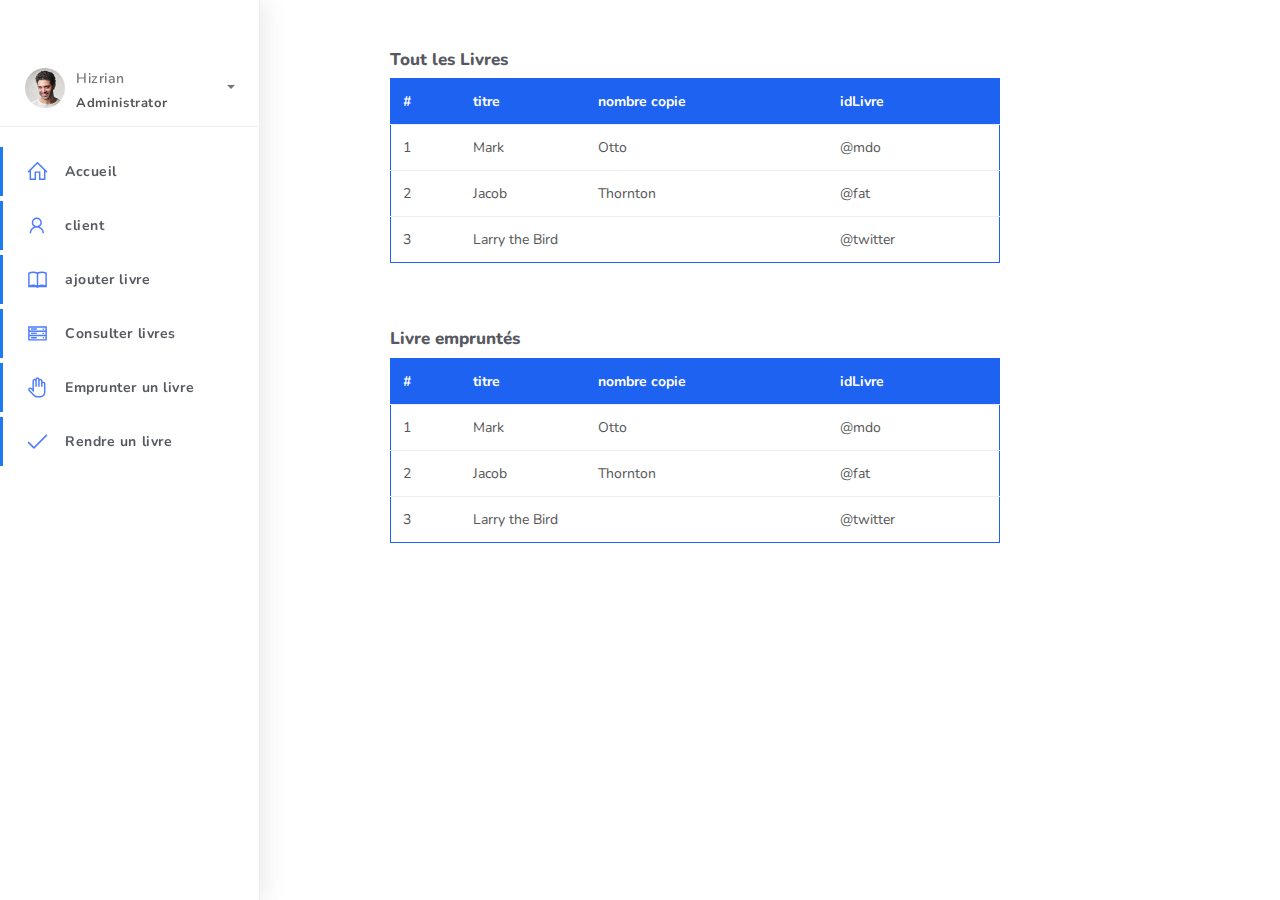
<file: consulterLivre.html>
<!DOCTYPE html>
<html lang="en">
<head>
    <meta charset="UTF-8">
    <meta http-equiv="X-UA-Compatible" content="IE=edge">
    <meta name="viewport" content="width=device-width, initial-scale=1.0">
    <title>GestBib</title>
    <link rel="stylesheet" href="assets/css/bootstrap.min.css">
    <link rel="stylesheet" href="https://fonts.googleapis.com/css?family=Nunito:200,200i,300,300i,400,400i,600,600i,700,700i,800,800i,900,900i">
    <link rel="stylesheet" href="https://fonts.googleapis.com/css?family=Nunito:200,200i,300,300i,400,400i,600,600i,700,700i,800,800i,900,900i">
    <link rel="stylesheet" href="assets/css/ready.css">
    <link rel="stylesheet" href="assets/css/demo.css">
    <link rel="stylesheet" href="assets/css/index.css">
</head>
<body style="display: flex;flex-direction: column; align-items: center;">
    <div class="sidebar">
        <div class="scrollbar-inner sidebar-wrapper">
            <div class="user">
                <div class="photo">
                    <img src="assets/img/profile.jpg">
                </div>
                <div class="info">
                    <a class="" data-toggle="collapse" href="#collapseExample" aria-expanded="true">
                        <span>
                            Hizrian
                            <span class="user-level">Administrator</span>
                            <span class="caret"></span>
                        </span>
                    </a>
                    <div class="clearfix"></div>
    
                    <div class="collapse in" id="collapseExample" aria-expanded="true" style="">
                        <ul class="nav">
                            <li>
                                <a href="#profile">
                                    <span class="link-collapse">My Profile</span>
                                </a>
                            </li>
                            <li>
                                <a href="#edit">
                                    <span class="link-collapse">Edit Profile</span>
                                </a>
                            </li>
                            <li>
                                <a href="#settings">
                                    <span class="link-collapse">Settings</span>
                                </a>
                            </li>
                        </ul>
                    </div>
                </div>
            </div>
            <ul class="nav">
                <li class="nav-item active">
                    <a href="index.html">
                        <i class="la la-home"></i>
                        <p>Accueil</p>
                    </a>
                <li class="nav-item active icon-class">
                    <a href="client.html">
                        <i class="la la-user"></i>
                        <p>client</p>
                    </a>
                </li>
                <li class="nav-item active icon-class">
                    <a href="addLivre.html">
                        <i class="la la-book"></i>
                        <p>ajouter livre</p>
                    </a>
                </li>
                <li class="nav-item active icon-class">
                    <a href="consulterLivre.html">
                        <i class="la la-server"></i>
                        <p>Consulter livres</p>
                    </a>
                </li>
                <li class="nav-item active icon-class">
                    <a href="emprunt.html">
                        <i class="la la-hand-paper-o"></i>
                        <p>Emprunter un livre</p>
                    </a>
                </li>
                <li class="nav-item active icon-class">
                    <a href="RendreLivre.html">
                        <i class="la la-check"></i>
                        <p>Rendre un livre</p>
                    </a>
                </li>
    
            </ul>
        </div>
    </div>
    <div style="margin-left: 110px;margin-top: 50px;" class="col-6">
        <h2 style="font-weight: 800;font-size: 17px;">Tout les Livres</h2>
        <table class="table table-head-bg-primary">
            <thead>
                <tr>
                    <th scope="col">#</th>
                    <th scope="col">titre</th>
                    <th scope="col">nombre copie</th>
                    <th scope="col">idLivre</th>
                </tr>
            </thead>
            <tbody>
                <tr>
                    <td>1</td>
                    <td>Mark</td>
                    <td>Otto</td>
                    <td>@mdo</td>
                </tr>
                <tr>
                    <td>2</td>
                    <td>Jacob</td>
                    <td>Thornton</td>
                    <td>@fat</td>
                </tr>
                <tr>
                    <td>3</td>
                    <td colspan="2">Larry the Bird</td>
                    <td>@twitter</td>
                </tr>
            </tbody>
        </table>
    </div>
    <div style="margin-left: 110px;margin-top: 50px;" class="col-6">
        <h2 style="font-weight: 800;font-size: 17px;">Livre empruntés</h2>
        <table class="table table-head-bg-primary">
            <thead>
                <tr>
                    <th scope="col">#</th>
                    <th scope="col">titre</th>
                    <th scope="col">nombre copie</th>
                    <th scope="col">idLivre</th>
                </tr>
            </thead>
            <tbody>
                <tr>
                    <td>1</td>
                    <td>Mark</td>
                    <td>Otto</td>
                    <td>@mdo</td>
                </tr>
                <tr>
                    <td>2</td>
                    <td>Jacob</td>
                    <td>Thornton</td>
                    <td>@fat</td>
                </tr>
                <tr>
                    <td>3</td>
                    <td colspan="2">Larry the Bird</td>
                    <td>@twitter</td>
                </tr>
            </tbody>
        </table>
    </div>
</body>
</html>
</file>
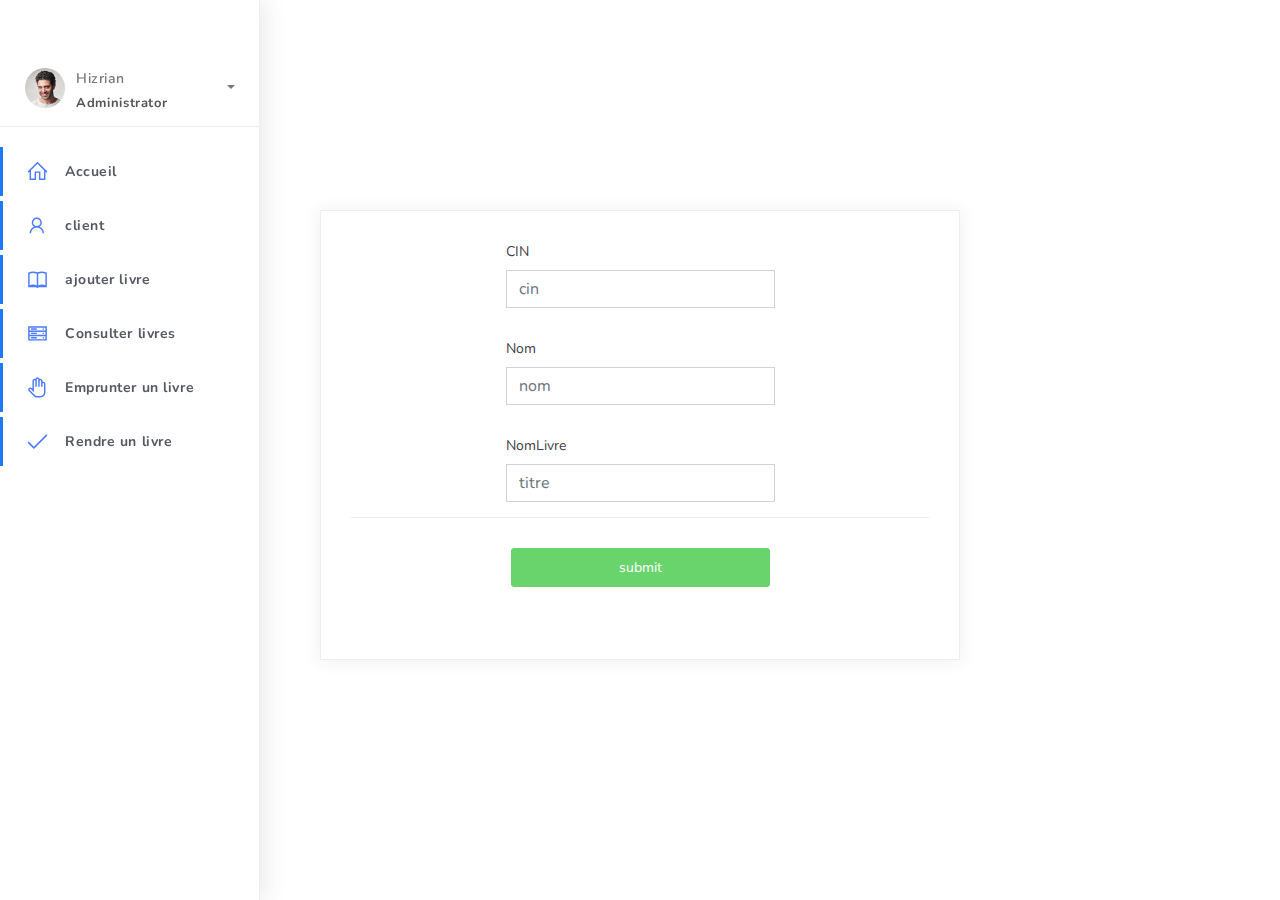
<file: emprunt.html>
<!DOCTYPE html>
<html lang="en">
    <head>
        <meta http-equiv="X-UA-Compatible" content="IE=edge,chrome=1">
        <title>GestBib</title>
        <meta content="width=device-width, initial-scale=1.0, maximum-scale=1.0, user-scalable=0, shrink-to-fit=no" name="viewport">
        <link rel="stylesheet" href="assets/css/bootstrap.min.css">
        <link rel="stylesheet" href="https://fonts.googleapis.com/css?family=Nunito:200,200i,300,300i,400,400i,600,600i,700,700i,800,800i,900,900i">
        <link rel="stylesheet" href="assets/css/ready.css">
        <link rel="stylesheet" href="assets/css/demo.css">
        <link rel="stylesheet" href="assets/css/addLivre.css">
    </head>
<body>  
    <div class="sidebar">
        <div class="scrollbar-inner sidebar-wrapper">
            <div class="user">
                <div class="photo">
                    <img src="assets/img/profile.jpg">
                </div>
                <div class="info">
                    <a class="" data-toggle="collapse" href="#collapseExample" aria-expanded="true">
                        <span>
                            Hizrian
                            <span class="user-level">Administrator</span>
                            <span class="caret"></span>
                        </span>
                    </a>
                    <div class="clearfix"></div>
    
                    <div class="collapse in" id="collapseExample" aria-expanded="true">
                        <ul class="nav">
                            <li>
                                <a href="#profile">
                                    <span class="link-collapse">My Profile</span>
                                </a>
                            </li>
                            <li>
                                <a href="#edit">
                                    <span class="link-collapse">Edit Profile</span>
                                </a>
                            </li>
                            <li>
                                <a href="#settings">
                                    <span class="link-collapse">Settings</span>
                                </a>
                            </li>
                        </ul>
                    </div>
                </div>
            </div>
            <ul class="nav">
                <li class="nav-item active">
                    <a href="index.html">
                        <i class="la la-home"></i>
                        <p>Accueil</p>
                    </a>
                <li class="nav-item active icon-class">
                    <a href="client.html">
                        <i class="la la-user"></i>
                        <p>client</p>
                    </a>
                </li>
                <li class="nav-item active icon-class">
                    <a href="addLivre.html">
                        <i class="la la-book"></i>
                        <p>ajouter livre</p>
                    </a>
                </li>
                <li class="nav-item active icon-class">
                    <a href="consulterLivre.html">
                        <i class="la la-server"></i>
                        <p>Consulter livres</p>
                    </a>
                </li>
                <li class="nav-item active icon-class">
                    <a href="emprunt.html">
                        <i class="la la-hand-paper-o"></i>
                        <p>Emprunter un livre</p>
                    </a>
                </li>
                <li class="nav-item active icon-class">
                    <a href="RendreLivre.html">
                        <i class="la la-check"></i>
                        <p>Rendre un livre</p>
                    </a>
                </li>
    
            </ul>
        </div>
    </div>
    <div class="card col-6" style="min-height:400px;">
        <div class="card-body">
            <form action="emprunt">
                <div class="form-group col-6 offset-3">
                    <label for="squareInput">CIN</label>
                    <input type="text" name="cin" class="form-control input-square" id="cin" placeholder="cin" required>
                </div>
                <div class="form-group col-6 offset-3">
                    <label for="squareInput">Nom</label>
                    <input type="text" name="nom" class="form-control input-square" id="nom" placeholder="nom" required>
                </div>
                <div class="form-group col-6 offset-3">
                    <label for="squareInput">NomLivre</label>
                    <input type="text" name="titre" class="form-control input-square" id="titre" placeholder="titre" required>
                </div>
                <div class="card-action">
                    <input type="submit" name="btn" value="submit" class="btn btn-success col-6 offset-3">
                </div>
            </form>
        </div>
    </div>
</body>
</html>
</file>
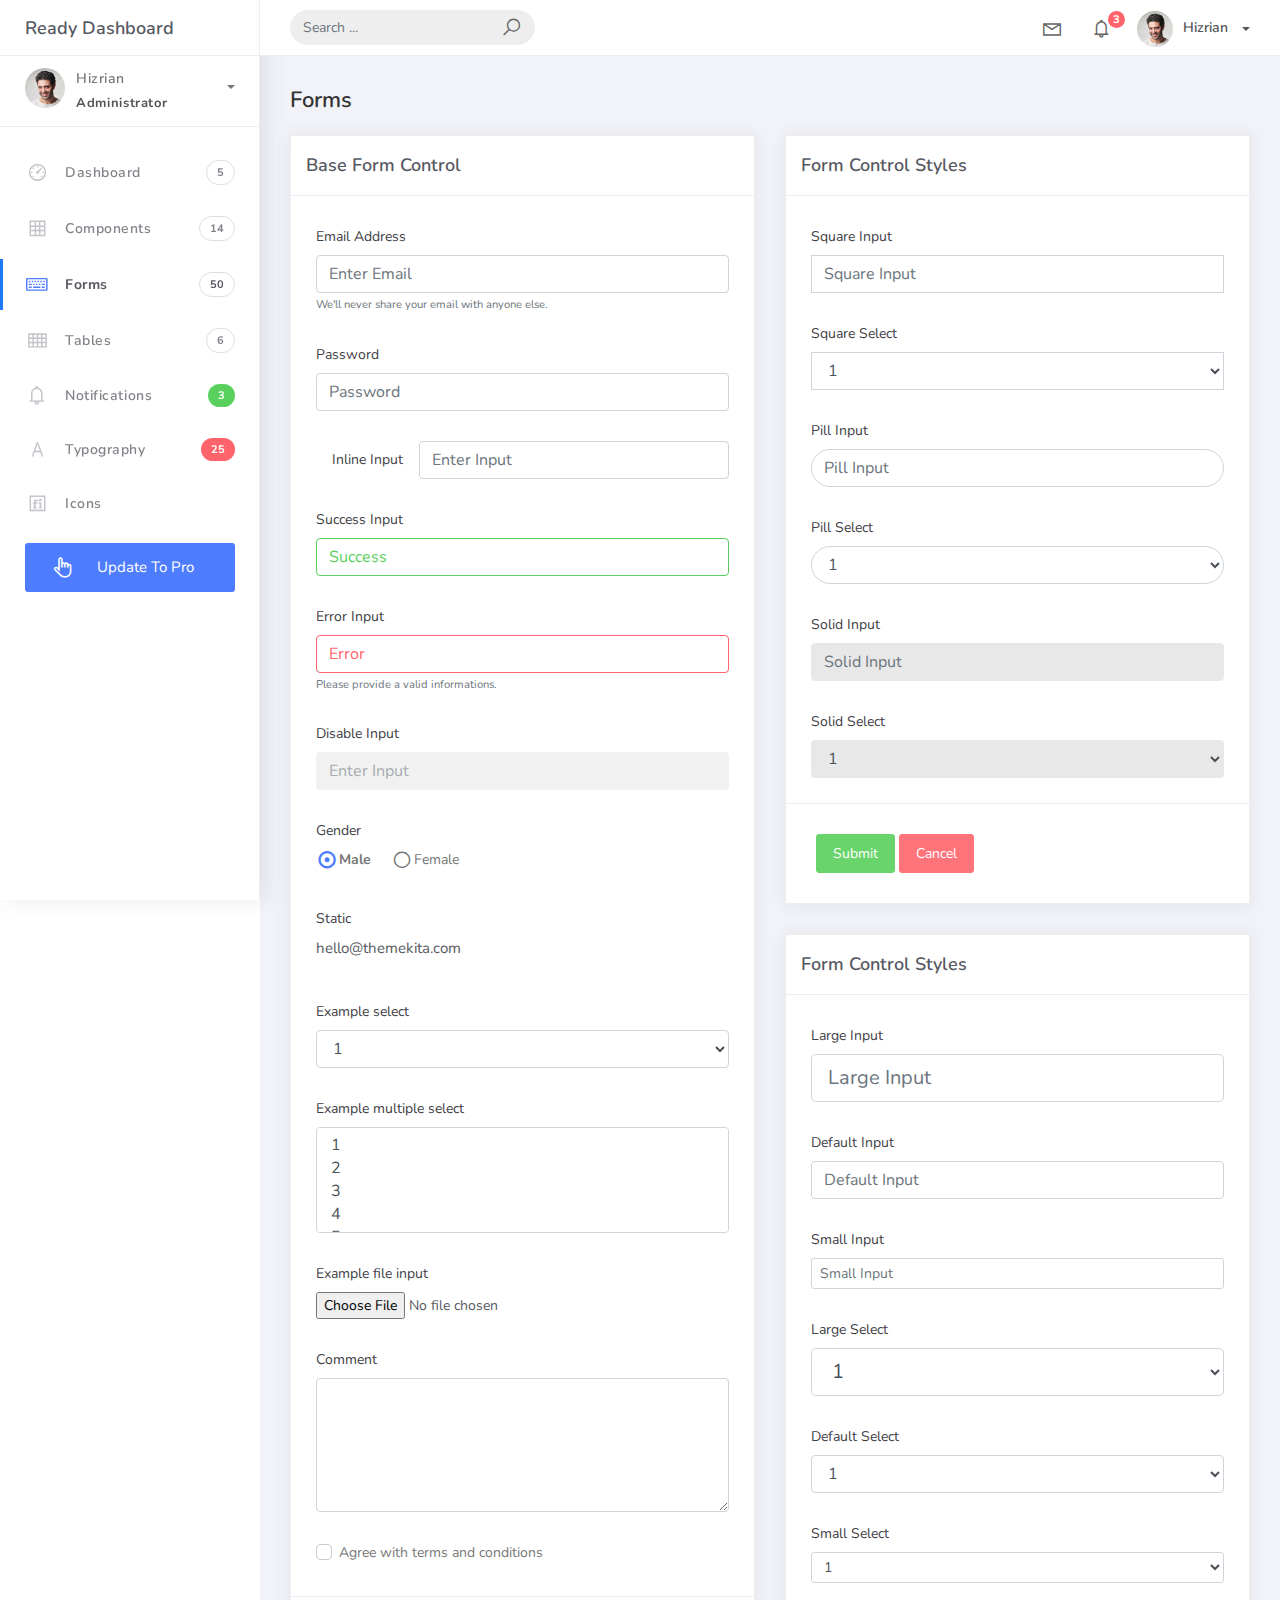
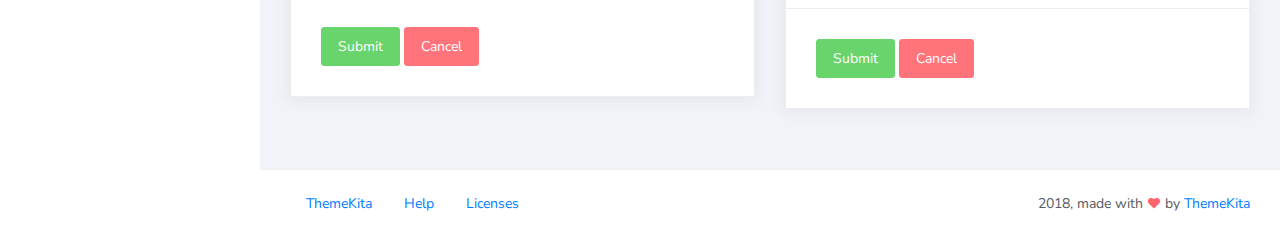
<file: forms.html>
<!DOCTYPE html>
<html>
<head>
	<meta http-equiv="X-UA-Compatible" content="IE=edge,chrome=1" />
	<title>Forms - Ready Bootstrap Dashboard</title>
	<meta content='width=device-width, initial-scale=1.0, maximum-scale=1.0, user-scalable=0, shrink-to-fit=no' name='viewport' />
	<link rel="stylesheet" href="assets/css/bootstrap.min.css">
	<link rel="stylesheet" href="https://fonts.googleapis.com/css?family=Nunito:200,200i,300,300i,400,400i,600,600i,700,700i,800,800i,900,900i">
	<link rel="stylesheet" href="assets/css/ready.css">
	<link rel="stylesheet" href="assets/css/demo.css">
</head>
<body>
	<div class="wrapper">
		<div class="main-header">
			<div class="logo-header">
				<a href="index.html" class="logo">
					Ready Dashboard
				</a>
				<button class="navbar-toggler sidenav-toggler ml-auto" type="button" data-toggle="collapse" data-target="collapse" aria-controls="sidebar" aria-expanded="false" aria-label="Toggle navigation">
					<span class="navbar-toggler-icon"></span>
				</button>
				<button class="topbar-toggler more"><i class="la la-ellipsis-v"></i></button>
			</div>
			<nav class="navbar navbar-header navbar-expand-lg">
				<div class="container-fluid">
					
					<form class="navbar-left navbar-form nav-search mr-md-3" action="">
						<div class="input-group">
							<input type="text" placeholder="Search ..." class="form-control">
							<div class="input-group-append">
								<span class="input-group-text">
									<i class="la la-search search-icon"></i>
								</span>
							</div>
						</div>
					</form>
					<ul class="navbar-nav topbar-nav ml-md-auto align-items-center">
						<li class="nav-item dropdown hidden-caret">
							<a class="nav-link dropdown-toggle" href="#" id="navbarDropdown" role="button" data-toggle="dropdown" aria-haspopup="true" aria-expanded="false">
								<i class="la la-envelope"></i>
							</a>
							<div class="dropdown-menu" aria-labelledby="navbarDropdown">
								<a class="dropdown-item" href="#">Action</a>
								<a class="dropdown-item" href="#">Another action</a>
								<div class="dropdown-divider"></div>
								<a class="dropdown-item" href="#">Something else here</a>
							</div>
						</li>
						<li class="nav-item dropdown hidden-caret">
							<a class="nav-link dropdown-toggle" href="#" id="navbarDropdown" role="button" data-toggle="dropdown" aria-haspopup="true" aria-expanded="false">
								<i class="la la-bell"></i>
								<span class="notification">3</span>
							</a>
							<ul class="dropdown-menu notif-box" aria-labelledby="navbarDropdown">
								<li>
									<div class="dropdown-title">You have 4 new notification</div>
								</li>
								<li>
									<div class="notif-center">
										<a href="#">
											<div class="notif-icon notif-primary"> <i class="la la-user-plus"></i> </div>
											<div class="notif-content">
												<span class="block">
													New user registered
												</span>
												<span class="time">5 minutes ago</span> 
											</div>
										</a>
										<a href="#">
											<div class="notif-icon notif-success"> <i class="la la-comment"></i> </div>
											<div class="notif-content">
												<span class="block">
													Rahmad commented on Admin
												</span>
												<span class="time">12 minutes ago</span> 
											</div>
										</a>
										<a href="#">
											<div class="notif-img"> 
												<img src="assets/img/profile2.jpg" alt="Img Profile">
											</div>
											<div class="notif-content">
												<span class="block">
													Reza send messages to you
												</span>
												<span class="time">12 minutes ago</span> 
											</div>
										</a>
										<a href="#">
											<div class="notif-icon notif-danger"> <i class="la la-heart"></i> </div>
											<div class="notif-content">
												<span class="block">
													Farrah liked Admin
												</span>
												<span class="time">17 minutes ago</span> 
											</div>
										</a>
									</div>
								</li>
								<li>
									<a class="see-all" href="javascript:void(0);"> <strong>See all notifications</strong> <i class="la la-angle-right"></i> </a>
								</li>
							</ul>
						</li>
						<li class="nav-item dropdown">
							<a class="dropdown-toggle profile-pic" data-toggle="dropdown" href="#" aria-expanded="false"> <img src="assets/img/profile.jpg" alt="user-img" width="36" class="img-circle"><span >Hizrian</span></span> </a>
							<ul class="dropdown-menu dropdown-user">
								<li>
									<div class="user-box">
										<div class="u-img"><img src="assets/img/profile.jpg" alt="user"></div>
										<div class="u-text">
											<h4>Hizrian</h4>
											<p class="text-muted">hello@themekita.com</p><a href="profile.html" class="btn btn-rounded btn-danger btn-sm">View Profile</a></div>
										</div>
									</li>
									<div class="dropdown-divider"></div>
									<a class="dropdown-item" href="#"><i class="ti-user"></i> My Profile</a>
									<a class="dropdown-item" href="#"></i> My Balance</a>
									<a class="dropdown-item" href="#"><i class="ti-email"></i> Inbox</a>
									<div class="dropdown-divider"></div>
									<a class="dropdown-item" href="#"><i class="ti-settings"></i> Account Setting</a>
									<div class="dropdown-divider"></div>
									<a class="dropdown-item" href="#"><i class="fa fa-power-off"></i> Logout</a>
								</ul>
								<!-- /.dropdown-user -->
							</li>
						</ul>
					</div>
				</nav>
			</div>
			<div class="sidebar">
				<div class="scrollbar-inner sidebar-wrapper">
					<div class="user">
						<div class="photo">
							<img src="assets/img/profile.jpg">
						</div>
						<div class="info">
							<a class="" data-toggle="collapse" href="#collapseExample" aria-expanded="true">
								<span>
									Hizrian
									<span class="user-level">Administrator</span>
									<span class="caret"></span>
								</span>
							</a>
							<div class="clearfix"></div>

							<div class="collapse in" id="collapseExample" aria-expanded="true" style="">
								<ul class="nav">
									<li>
										<a href="#profile">
											<span class="link-collapse">My Profile</span>
										</a>
									</li>
									<li>
										<a href="#edit">
											<span class="link-collapse">Edit Profile</span>
										</a>
									</li>
									<li>
										<a href="#settings">
											<span class="link-collapse">Settings</span>
										</a>
									</li>
								</ul>
							</div>
						</div>
					</div>
					<ul class="nav">
						<li class="nav-item">
							<a href="index.html">
								<i class="la la-dashboard"></i>
								<p>Dashboard</p>
								<span class="badge badge-count">5</span>
							</a>
						</li>
						<li class="nav-item">
							<a href="components.html">
								<i class="la la-table"></i>
								<p>Components</p>
								<span class="badge badge-count">14</span>
							</a>
						</li>
						<li class="nav-item active">
							<a href="forms.html">
								<i class="la la-keyboard-o"></i>
								<p>Forms</p>
								<span class="badge badge-count">50</span>
							</a>
						</li>
						<li class="nav-item">
							<a href="tables.html">
								<i class="la la-th"></i>
								<p>Tables</p>
								<span class="badge badge-count">6</span>
							</a>
						</li>
						<li class="nav-item">
							<a href="notifications.html">
								<i class="la la-bell"></i>
								<p>Notifications</p>
								<span class="badge badge-success">3</span>
							</a>
						</li>
						<li class="nav-item">
							<a href="typography.html">
								<i class="la la-font"></i>
								<p>Typography</p>
								<span class="badge badge-danger">25</span>
							</a>
						</li>
						<li class="nav-item">
							<a href="icons.html">
								<i class="la la-fonticons"></i>
								<p>Icons</p>
							</a>
						</li>
						<li class="nav-item update-pro">
							<button  data-toggle="modal" data-target="#modalUpdate">
								<i class="la la-hand-pointer-o"></i>
								<p>Update To Pro</p>
							</button>
						</li>
					</ul>
				</div>
			</div>
			<div class="main-panel">
				<div class="content">
					<div class="container-fluid">
						<h4 class="page-title">Forms</h4>
						<div class="row">
							<div class="col-md-6">
								<div class="card">
									<div class="card-header">
										<div class="card-title">Base Form Control</div>
									</div>
									<div class="card-body">
										<div class="form-group">
											<label for="email">Email Address</label>
											<input type="email" class="form-control" id="email" placeholder="Enter Email">
											<small id="emailHelp" class="form-text text-muted">We'll never share your email with anyone else.</small>
										</div>
										<div class="form-group">
											<label for="password">Password</label>
											<input type="password" class="form-control" id="password" placeholder="Password">
										</div>
										<div class="form-group form-inline">
											<label for="inlineinput" class="col-md-3 col-form-label">Inline Input</label>
											<div class="col-md-9 p-0">
												<input type="text" class="form-control input-full" id="inlineinput" placeholder="Enter Input">
											</div>
										</div>
										<div class="form-group has-success">
											<label for="successInput">Success Input</label>
											<input type="text" id="successInput" value="Success" class="form-control">
										</div>
										<div class="form-group has-error has-feedback">
											<label for="errorInput">Error Input</label>
											<input type="text" id="errorInput" value="Error" class="form-control">
											<small id="emailHelp" class="form-text text-muted">Please provide a valid informations.</small>
										</div>
										<div class="form-group">
											<label for="disableinput">Disable Input</label>
											<input type="text" class="form-control" id="disableinput" placeholder="Enter Input" disabled>
										</div>
										<div class="form-check">
											<label>Gender</label><br/>
											<label class="form-radio-label">
												<input class="form-radio-input" type="radio" name="optionsRadios" value=""  checked="">
												<span class="form-radio-sign">Male</span>
											</label>
											<label class="form-radio-label ml-3">
												<input class="form-radio-input" type="radio" name="optionsRadios" value="">
												<span class="form-radio-sign">Female</span>
											</label>
										</div>
										<div class="form-group">
											<label class="control-label">
												Static
											</label> <!----> <p class="form-control-static">hello@themekita.com</p> <!---->  <!----></div>
											<div class="form-group">
												<label for="exampleFormControlSelect1">Example select</label>
												<select class="form-control" id="exampleFormControlSelect1">
													<option>1</option>
													<option>2</option>
													<option>3</option>
													<option>4</option>
													<option>5</option>
												</select>
											</div>
											<div class="form-group">
												<label for="exampleFormControlSelect2">Example multiple select</label>
												<select multiple class="form-control" id="exampleFormControlSelect2">
													<option>1</option>
													<option>2</option>
													<option>3</option>
													<option>4</option>
													<option>5</option>
												</select>
											</div>
											<div class="form-group">
												<label for="exampleFormControlFile1">Example file input</label>
												<input type="file" class="form-control-file" id="exampleFormControlFile1">
											</div>
											<div class="form-group">
												<label for="comment">Comment</label>
												<textarea class="form-control" id="comment" rows="5">

												</textarea>
											</div>
											<div class="form-check">
												<label class="form-check-label">
													<input class="form-check-input" type="checkbox" value="">
													<span class="form-check-sign">Agree with terms and conditions</span>
												</label>
											</div>
										</div>
										<div class="card-action">
											<button class="btn btn-success">Submit</button>
											<button class="btn btn-danger">Cancel</button>
										</div>
									</div>
								</div>
								<div class="col-md-6">
									<div class="card">
										<div class="card-header">
											<div class="card-title">Form Control Styles</div>
										</div>
										<div class="card-body">
											<div class="form-group">
												<label for="squareInput">Square Input</label>
												<input type="text" class="form-control input-square" id="squareInput" placeholder="Square Input">
											</div>
											<div class="form-group">
												<label for="squareSelect">Square Select</label>
												<select class="form-control input-square" id="squareSelect">
													<option>1</option>
													<option>2</option>
													<option>3</option>
													<option>4</option>
													<option>5</option>
												</select>
											</div>
											<div class="form-group">
												<label for="pillInput">Pill Input</label>
												<input type="text" class="form-control input-pill" id="pillInput" placeholder="Pill Input">
											</div>
											<div class="form-group">
												<label for="pillSelect">Pill Select</label>
												<select class="form-control input-pill" id="pillSelect">
													<option>1</option>
													<option>2</option>
													<option>3</option>
													<option>4</option>
													<option>5</option>
												</select>
											</div>
											<div class="form-group">
												<label for="solidInput">Solid Input</label>
												<input type="text" class="form-control input-solid" id="solidInput" placeholder="Solid Input">
											</div>
											<div class="form-group">
												<label for="solidSelect">Solid Select</label>
												<select class="form-control input-solid" id="solidSelect">
													<option>1</option>
													<option>2</option>
													<option>3</option>
													<option>4</option>
													<option>5</option>
												</select>
											</div>											
										</div>
										<div class="card-action">
											<button class="btn btn-success">Submit</button>
											<button class="btn btn-danger">Cancel</button>
										</div>
									</div>
									<div class="card">
										<div class="card-header">
											<div class="card-title">Form Control Styles</div>
										</div>
										<div class="card-body">
											<div class="form-group">
												<label for="largeInput">Large Input</label>
												<input type="text" class="form-control form-control-lg" id="largeInput" placeholder="Large Input">
											</div>
											<div class="form-group">
												<label for="largeInput">Default Input</label>
												<input type="text" class="form-control form-control" id="defaultInput" placeholder="Default Input">
											</div>
											<div class="form-group">
												<label for="smallInput">Small Input</label>
												<input type="text" class="form-control form-control-sm" id="smallInput" placeholder="Small Input">
											</div>
											<div class="form-group">
												<label for="largeSelect">Large Select</label>
												<select class="form-control form-control-lg" id="largeSelect">
													<option>1</option>
													<option>2</option>
													<option>3</option>
													<option>4</option>
													<option>5</option>
												</select>
											</div>
											<div class="form-group">
												<label for="defaultSelect">Default Select</label>
												<select class="form-control form-control" id="defaultSelect">
													<option>1</option>
													<option>2</option>
													<option>3</option>
													<option>4</option>
													<option>5</option>
												</select>
											</div>
											<div class="form-group">
												<label for="smallSelect">Small Select</label>
												<select class="form-control form-control-sm" id="smallSelect">
													<option>1</option>
													<option>2</option>
													<option>3</option>
													<option>4</option>
													<option>5</option>
												</select>
											</div>
										</div>
										<div class="card-action">
											<button class="btn btn-success">Submit</button>
											<button class="btn btn-danger">Cancel</button>
										</div>
									</div>
								</div>
							</div>
						</div>
					</div>
					<footer class="footer">
						<div class="container-fluid">
							<nav class="pull-left">
								<ul class="nav">
									<li class="nav-item">
										<a class="nav-link" href="http://www.themekita.com">
											ThemeKita
										</a>
									</li>
									<li class="nav-item">
										<a class="nav-link" href="#">
											Help
										</a>
									</li>
									<li class="nav-item">
										<a class="nav-link" href="#">
											Licenses
										</a>
									</li>
								</ul>
							</nav>
							<div class="copyright ml-auto">
								2018, made with <i class="la la-heart heart text-danger"></i> by <a href="http://www.themekita.com">ThemeKita</a>
							</div>				
						</div>
					</footer>
				</div>
			</div>
		</div>
	</div>
	<!-- Modal -->
	<div class="modal fade" id="modalUpdate" tabindex="-1" role="dialog" aria-labelledby="modalUpdatePro" aria-hidden="true">
		<div class="modal-dialog modal-dialog-centered" role="document">
			<div class="modal-content">
				<div class="modal-header bg-primary">
					<h6 class="modal-title"><i class="la la-frown-o"></i> Under Development</h6>
					<button type="button" class="close" data-dismiss="modal" aria-label="Close">
						<span aria-hidden="true">&times;</span>
					</button>
				</div>
				<div class="modal-body text-center">									
					<p>Currently the pro version of the <b>Ready Dashboard</b> Bootstrap is in progress development</p>
					<p>
					<b>We'll let you know when it's done</b></p>
				</div>
				<div class="modal-footer">
					<button type="button" class="btn btn-secondary" data-dismiss="modal">Close</button>
				</div>
			</div>
		</div>
	</div>
</body>
<script src="assets/js/core/jquery.3.2.1.min.js"></script>
<script src="assets/js/plugin/jquery-ui-1.12.1.custom/jquery-ui.min.js"></script>
<script src="assets/js/core/popper.min.js"></script>
<script src="assets/js/core/bootstrap.min.js"></script>
<script src="assets/js/plugin/chartist/chartist.min.js"></script>
<script src="assets/js/plugin/chartist/plugin/chartist-plugin-tooltip.min.js"></script>
<script src="assets/js/plugin/bootstrap-notify/bootstrap-notify.min.js"></script>
<script src="assets/js/plugin/bootstrap-toggle/bootstrap-toggle.min.js"></script>
<script src="assets/js/plugin/jquery-mapael/jquery.mapael.min.js"></script>
<script src="assets/js/plugin/jquery-mapael/maps/world_countries.min.js"></script>
<script src="assets/js/plugin/chart-circle/circles.min.js"></script>
<script src="assets/js/plugin/jquery-scrollbar/jquery.scrollbar.min.js"></script>
<script src="assets/js/ready.min.js"></script>
</html>
</file>
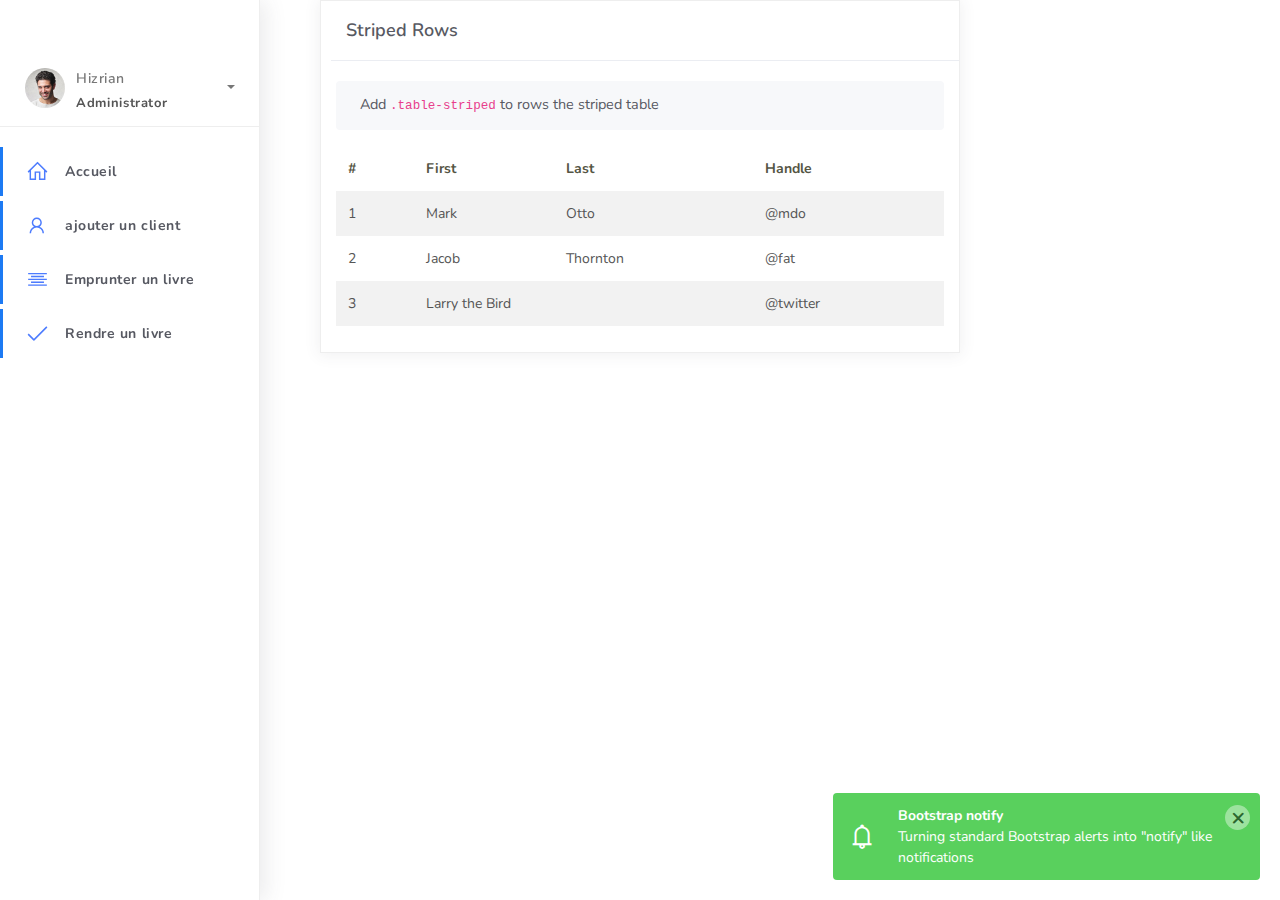
<file: gestionLivres.html>
<!DOCTYPE html>
<html>
<head>
	<meta http-equiv="X-UA-Compatible" content="IE=edge,chrome=1" />
	<title>Ready Bootstrap Dashboard</title>
	<meta content='width=device-width, initial-scale=1.0, maximum-scale=1.0, user-scalable=0, shrink-to-fit=no' name='viewport' />
	<link rel="stylesheet" href="assets/css/bootstrap.min.css">
	<link rel="stylesheet" href="https://fonts.googleapis.com/css?family=Nunito:200,200i,300,300i,400,400i,600,600i,700,700i,800,800i,900,900i">
	<link rel="stylesheet" href="assets/css/ready.css">
	<link rel="stylesheet" href="assets/css/demo.css">
</head>
<body>
    <div class="container">
        <div class="sidebar">
            <div class="scroll-wrapper scrollbar-inner sidebar-wrapper" style="position: relative;"><div class="scrollbar-inner sidebar-wrapper scroll-content" style="height: 657px; margin-bottom: 0px; margin-right: 0px; max-height: none;">
                <div class="user">
                    <div class="photo">
                        <img src="assets/img/profile.jpg">
                    </div>
                    <div class="info">
                        <a class="" data-toggle="collapse" href="#collapseExample" aria-expanded="true">
                            <span>
                                Hizrian
                                <span class="user-level">Administrator</span>
                                <span class="caret"></span>
                            </span>
                        </a>
                        <div class="clearfix"></div>
    
                        <div class="collapse in" id="collapseExample" aria-expanded="true" style="">
                            <ul class="nav">
                                <li>
                                    <a href="#profile">
                                        <span class="link-collapse">My Profile</span>
                                    </a>
                                </li>
                                <li>
                                    <a href="#edit">
                                        <span class="link-collapse">Edit Profile</span>
                                    </a>
                                </li>
                                <li>
                                    <a href="#settings">
                                        <span class="link-collapse">Settings</span>
                                    </a>
                                </li>
                            </ul>
                        </div>
                    </div>
                </div>
                <ul class="nav">
                    <li class="nav-item active">
                        <a href="index.html">
                            <i class="la la-home"></i>
                            <p>Accueil</p>
                        </a>
                    <li class="nav-item active icon-class">
                        <a href="add-user.html">
                            <i class="la la-user"></i>
                            <p>ajouter un client</p>
                        </a>
                    </li>
                    <li class="nav-item active icon-class">
                        <a href="emprunt.html">
                            <i class="la la-align-center"></i>
                            <p>Emprunter un livre</p>
                        </a>
                    </li>
                    <li class="nav-item active icon-class">
                        <a href="RendreLivre.html">
                            <i class="la la-check"></i>
                            <p>Rendre un livre</p>
                        </a>
                    </li>
                </ul>
            </div><div class="scroll-element scroll-x"><div class="scroll-element_outer"><div class="scroll-element_size"></div><div class="scroll-element_track"></div><div class="scroll-bar" style="width: 100px;"></div></div></div><div class="scroll-element scroll-y"><div class="scroll-element_outer"><div class="scroll-element_size"></div><div class="scroll-element_track"></div><div class="scroll-bar" style="height: 80px;"></div></div></div></div>
        </div> 
<div class="card mx-auto" style="width:50vw; margin-left:260px;">
    <div class="card-header" style="margin-left:10px;">
        <div class="card-title">Striped Rows</div>
    </div>
    <div class="card-body">
        <div class="card-sub">											
            Add <code class="highlighter-rouge">.table-striped</code> to rows the striped table
        </div>
        <table class="table table-striped mt-3">
            <thead>
                <tr>
                    <th scope="col">#</th>
                    <th scope="col">First</th>
                    <th scope="col">Last</th>
                    <th scope="col">Handle</th>
                </tr>
            </thead>
            <tbody>
                <tr>
                    <td>1</td>
                    <td>Mark</td>
                    <td>Otto</td>
                    <td>@mdo</td>
                </tr>
                <tr>
                    <td>2</td>
                    <td>Jacob</td>
                    <td>Thornton</td>
                    <td>@fat</td>
                </tr>
                <tr>
                    <td>3</td>
                    <td colspan="2">Larry the Bird</td>
                    <td>@twitter</td>
                </tr>
            </tbody>
        </table>
    </div>
</div>
</body>
<script src="assets/js/core/jquery.3.2.1.min.js"></script>
<script src="assets/js/plugin/jquery-ui-1.12.1.custom/jquery-ui.min.js"></script>
<script src="assets/js/core/popper.min.js"></script>
<script src="assets/js/core/bootstrap.min.js"></script>
<script src="assets/js/plugin/chartist/chartist.min.js"></script>
<script src="assets/js/plugin/chartist/plugin/chartist-plugin-tooltip.min.js"></script>
<script src="assets/js/plugin/bootstrap-notify/bootstrap-notify.min.js"></script>
<script src="assets/js/plugin/bootstrap-toggle/bootstrap-toggle.min.js"></script>
<script src="assets/js/plugin/jquery-mapael/jquery.mapael.min.js"></script>
<script src="assets/js/plugin/jquery-mapael/maps/world_countries.min.js"></script>
<script src="assets/js/plugin/chart-circle/circles.min.js"></script>
<script src="assets/js/plugin/jquery-scrollbar/jquery.scrollbar.min.js"></script>
<script src="assets/js/ready.min.js"></script>
<script src="assets/js/demo.js"></script>
</html>
</file>
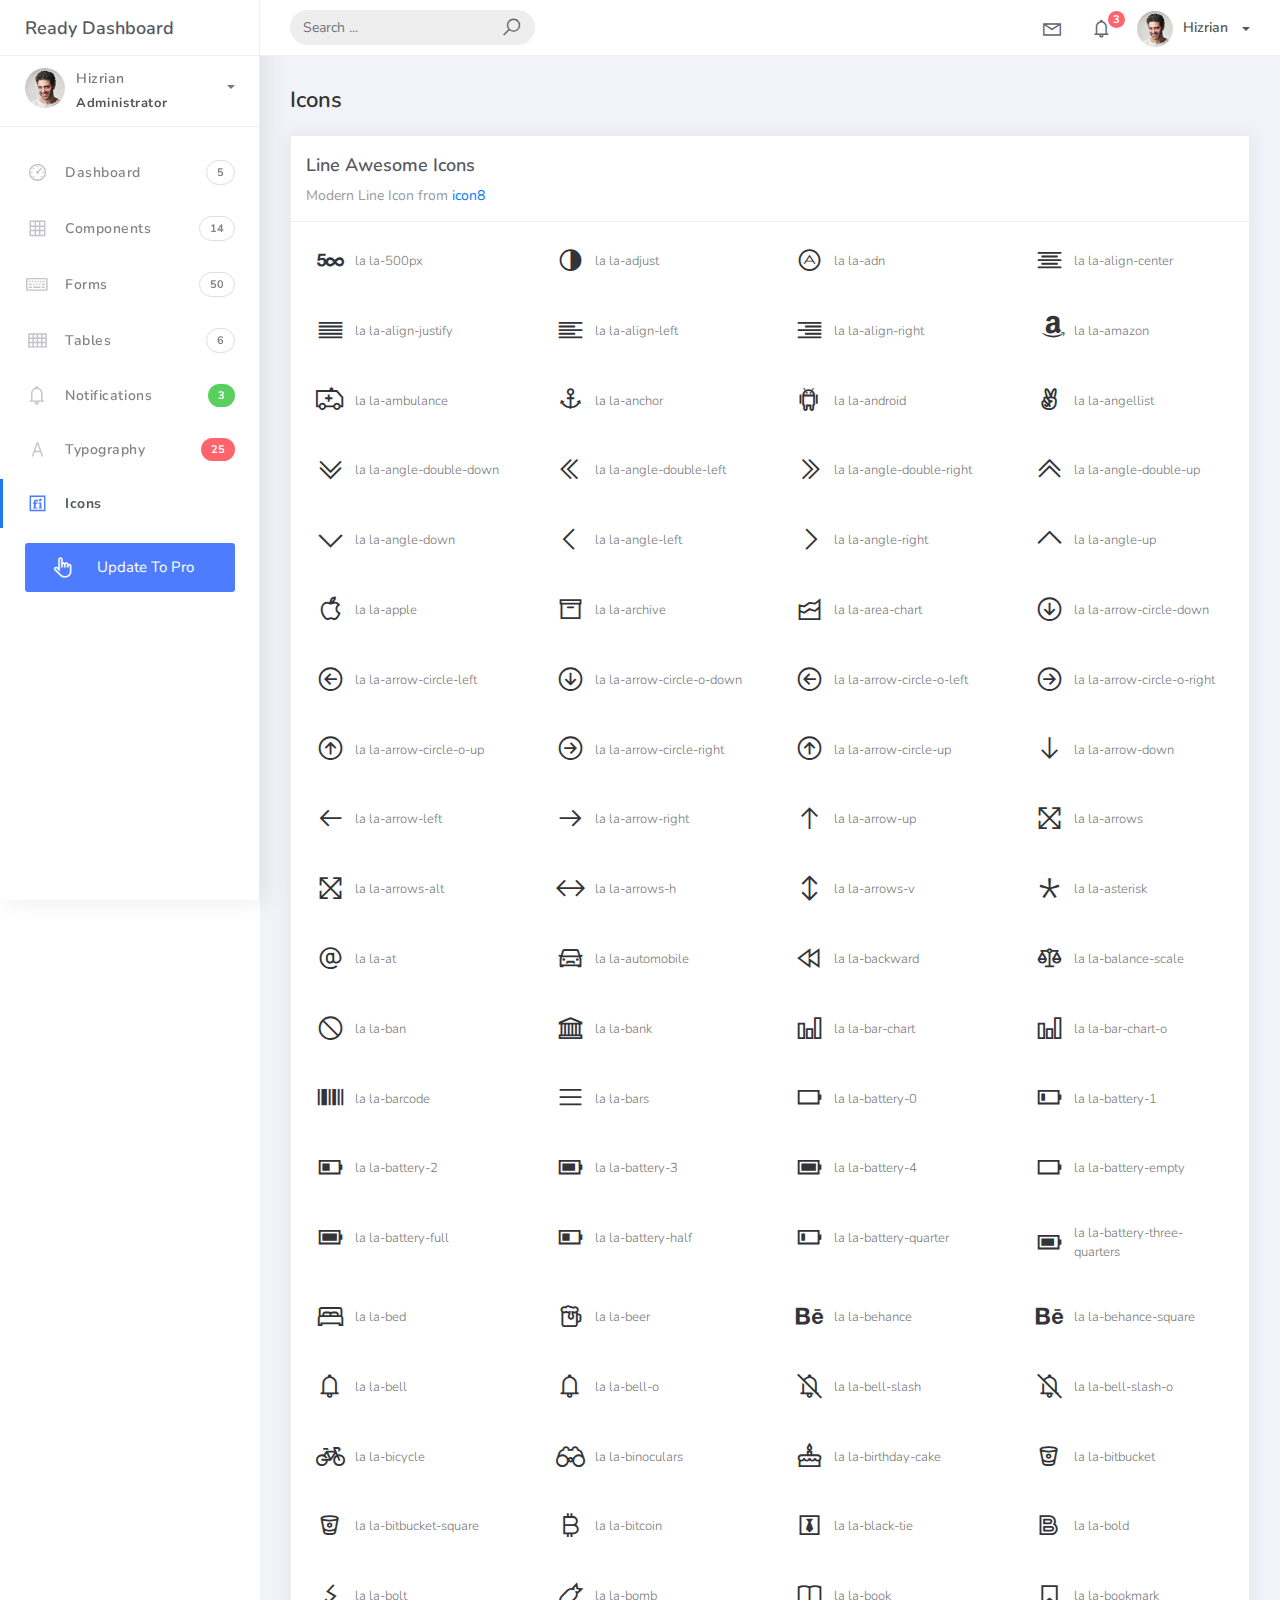
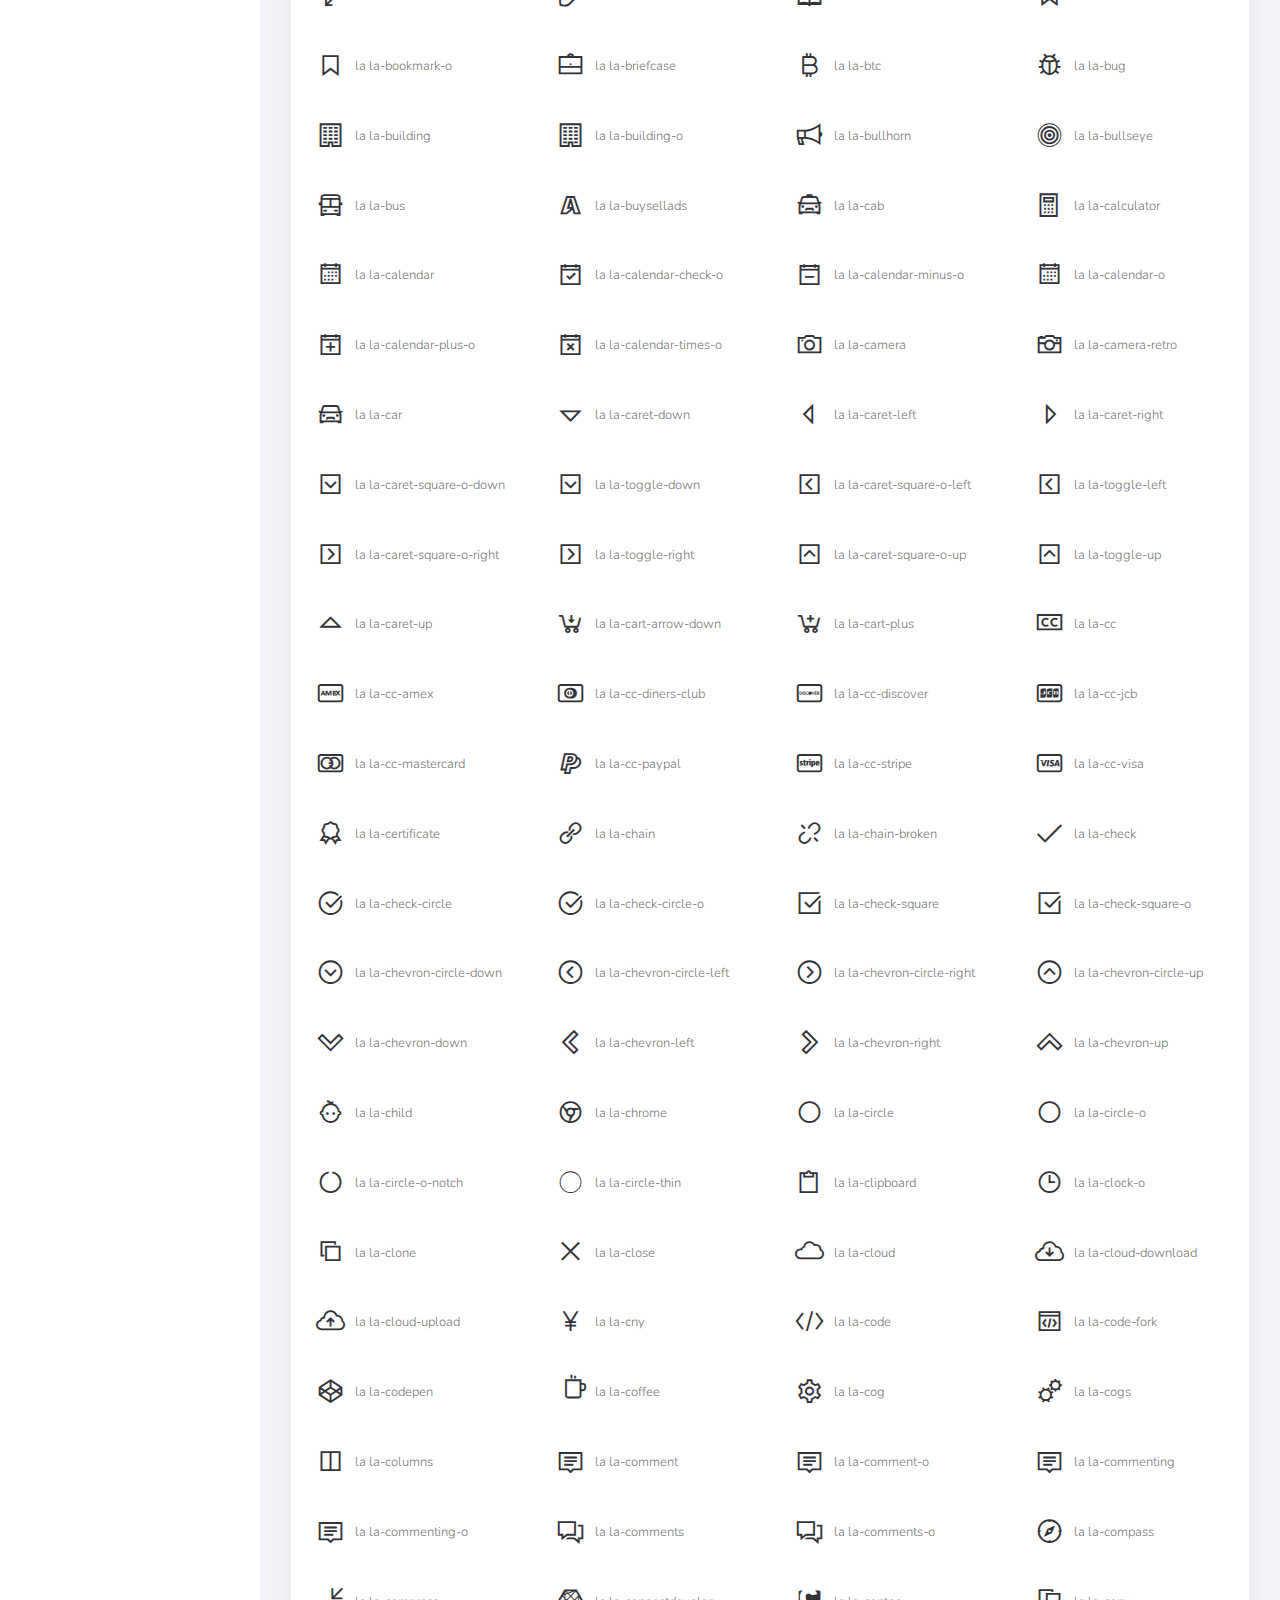
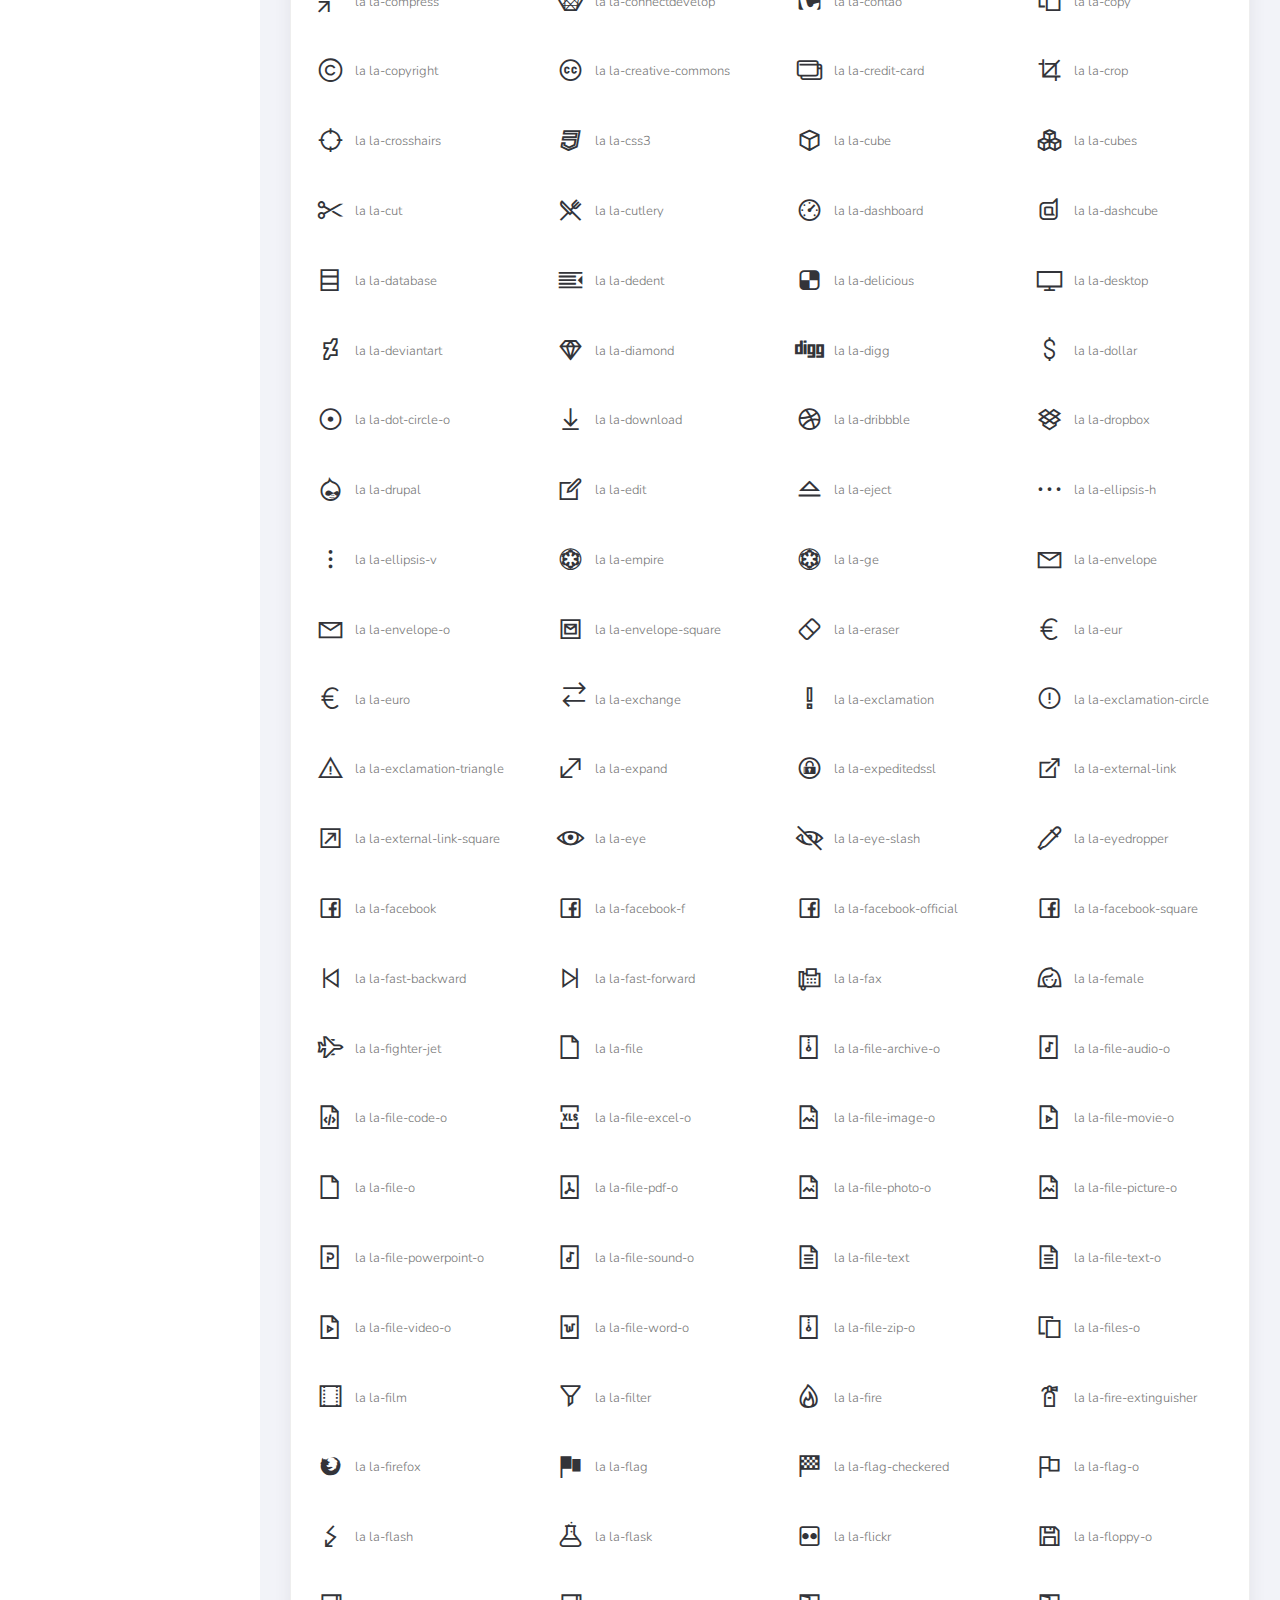
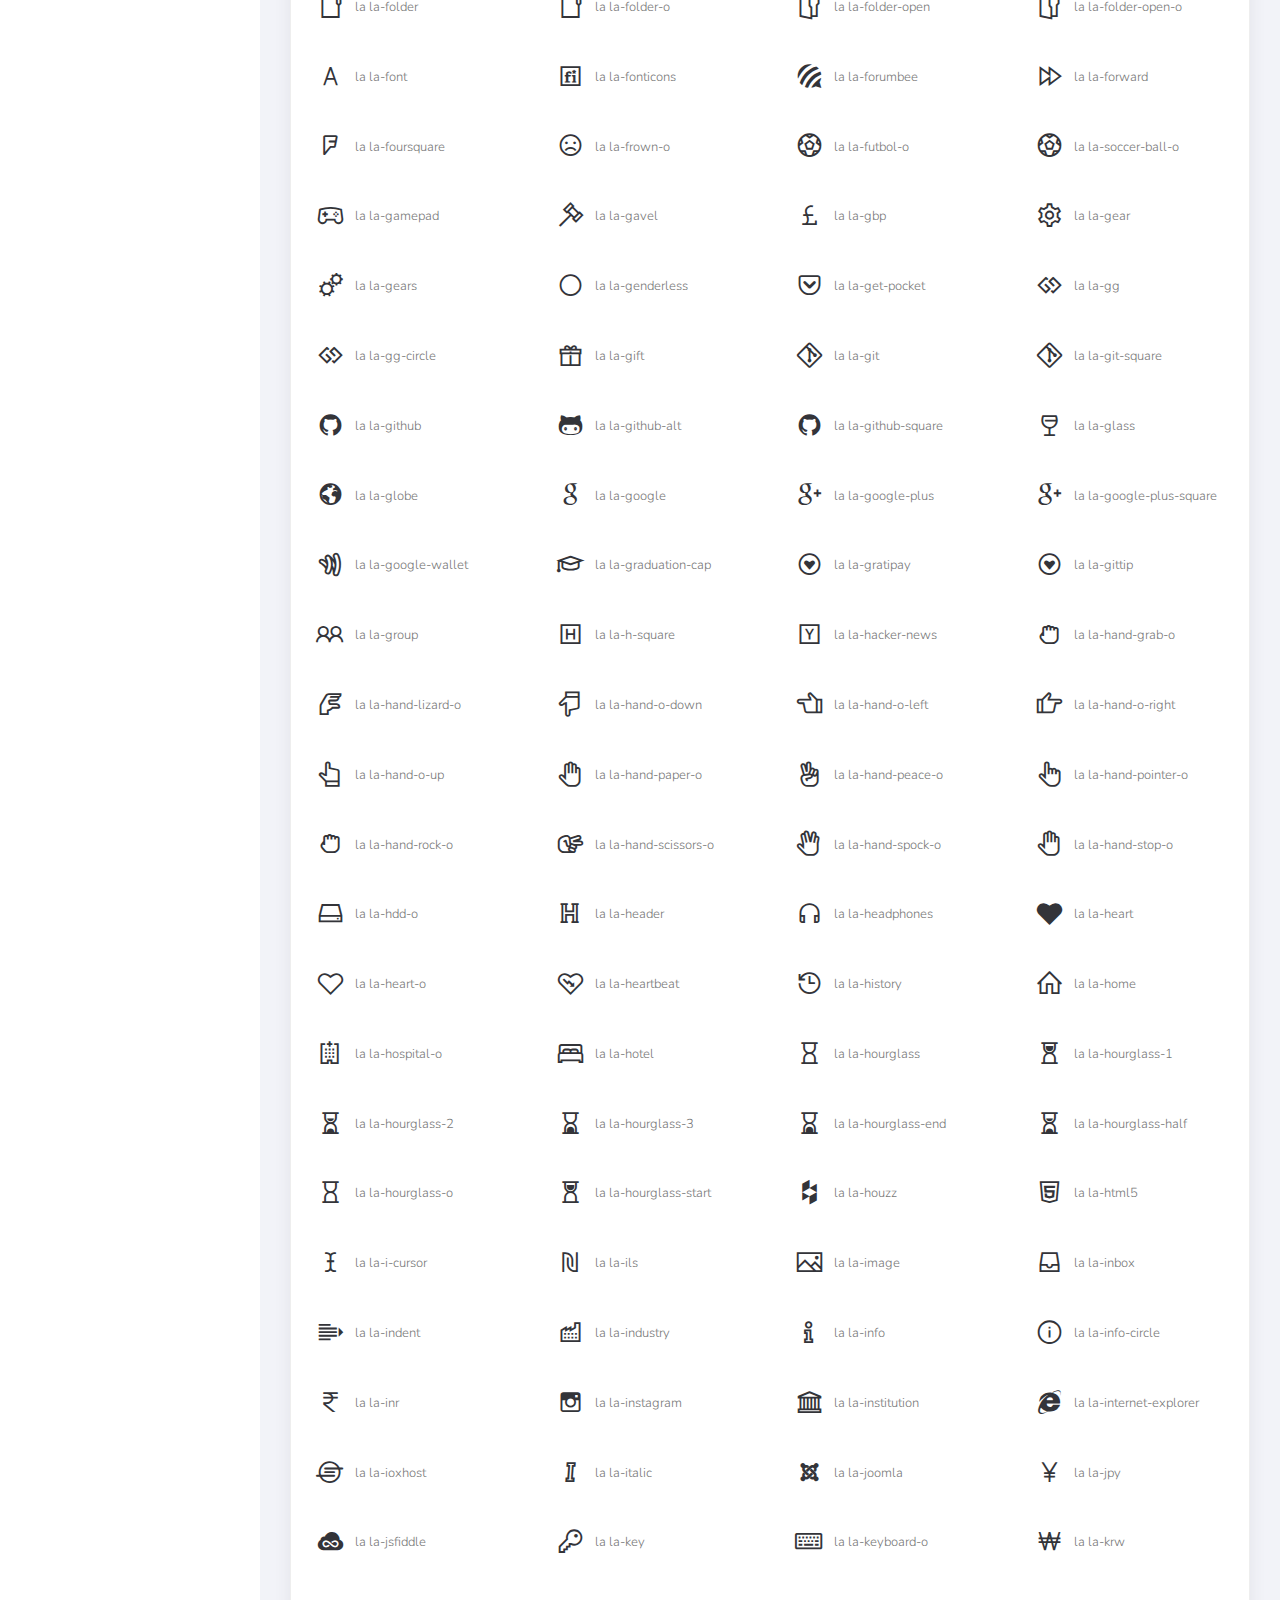
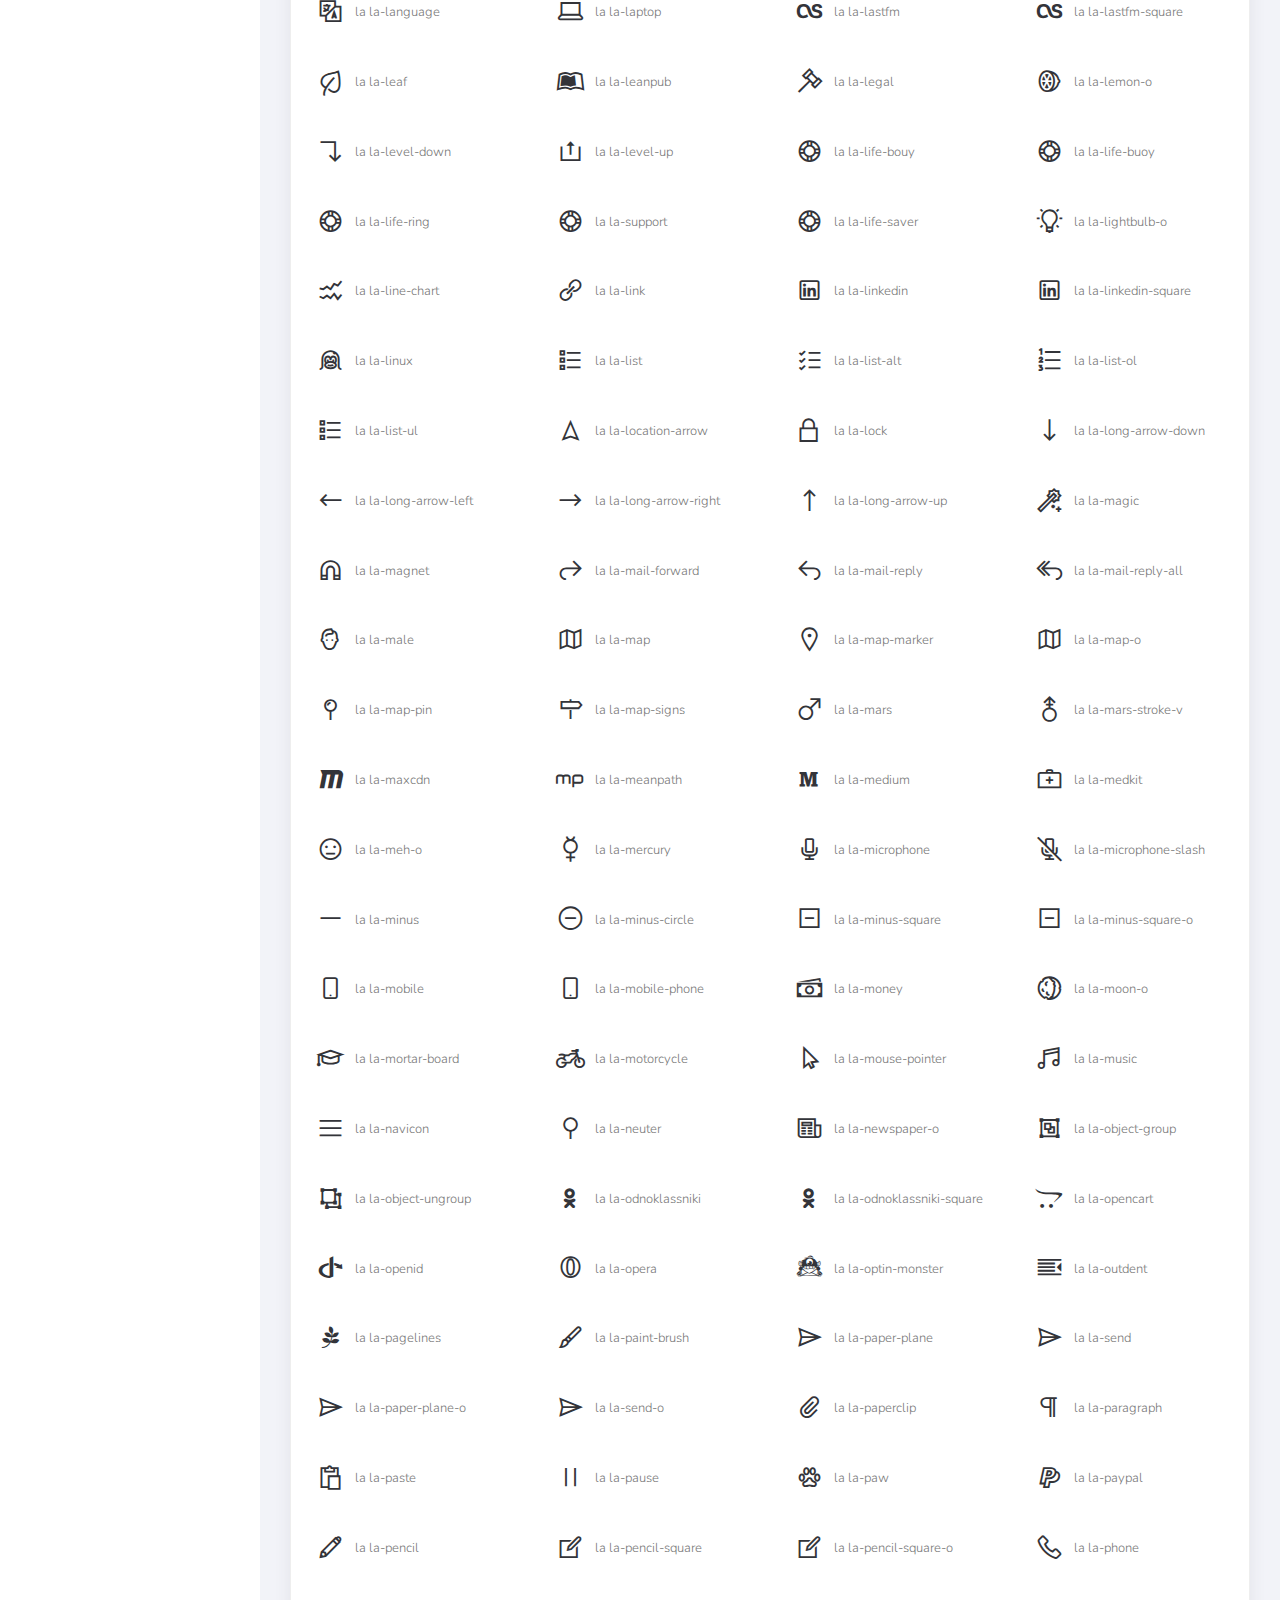
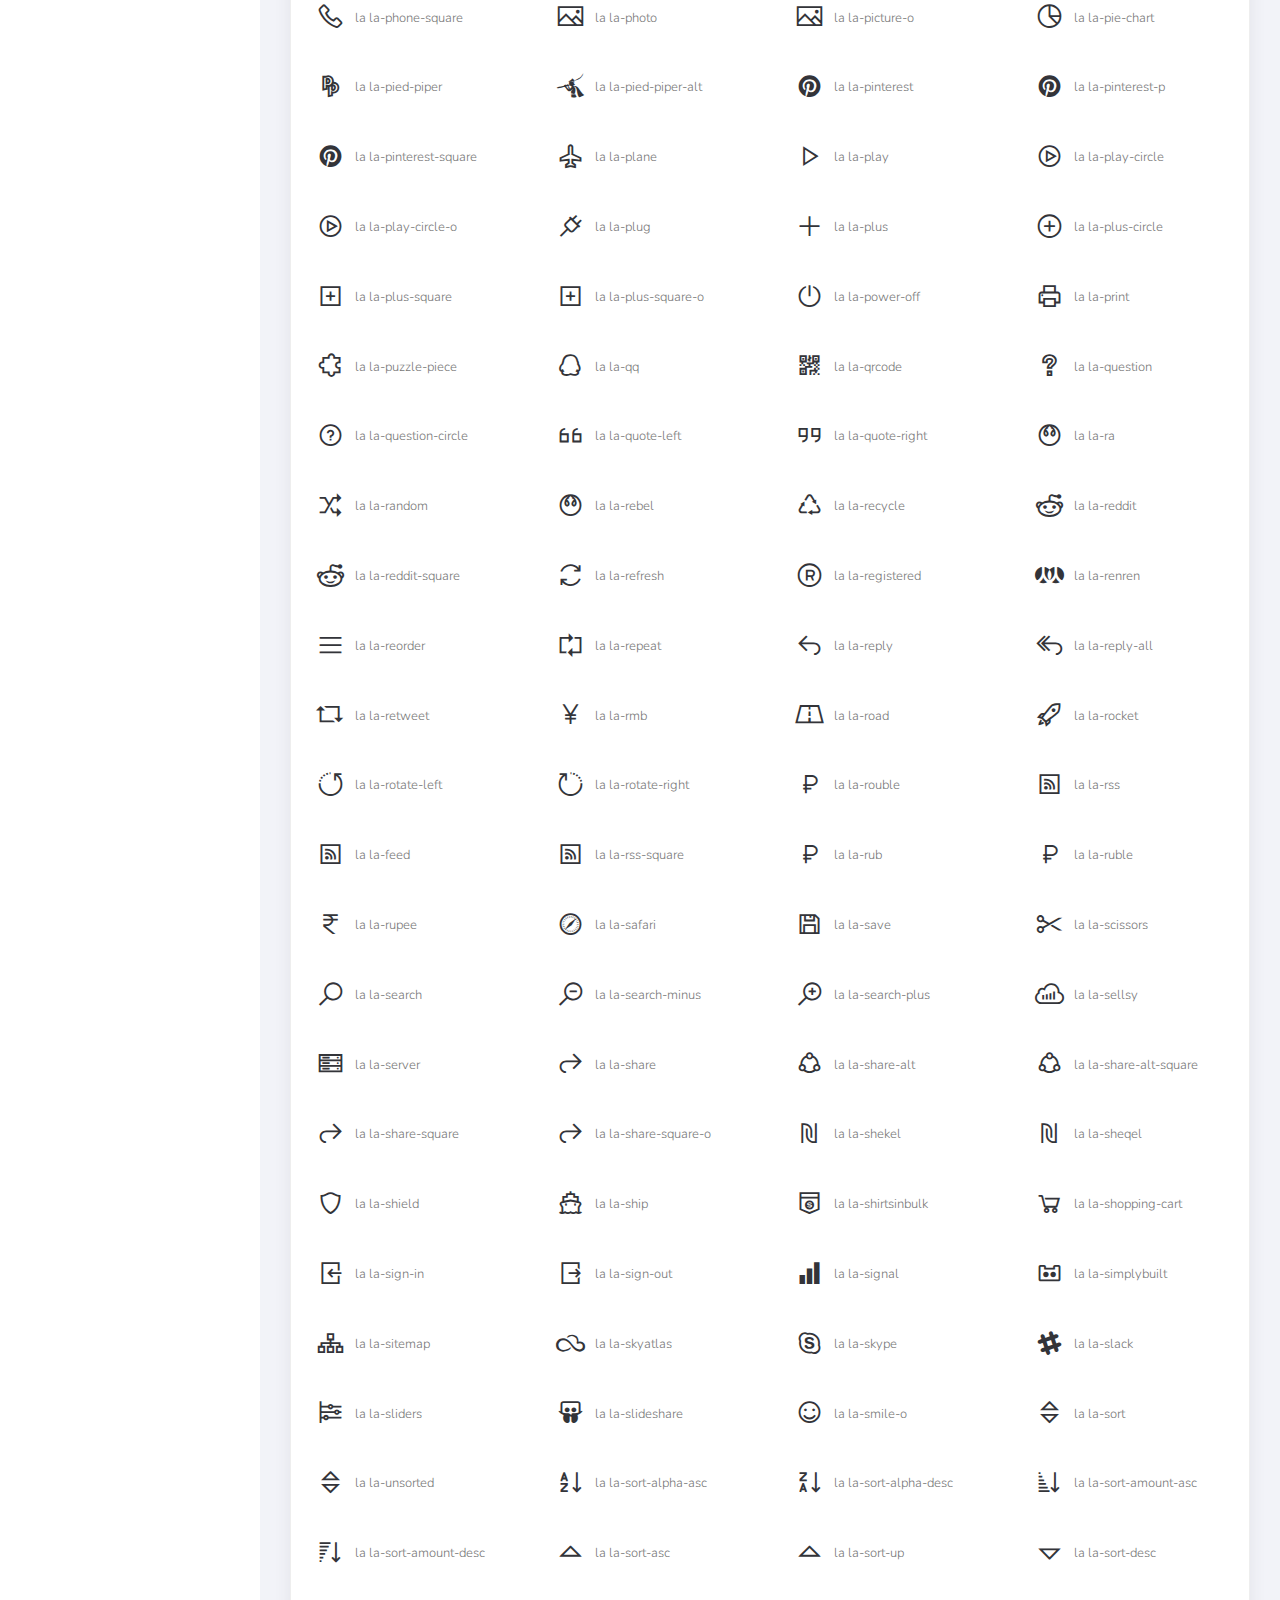
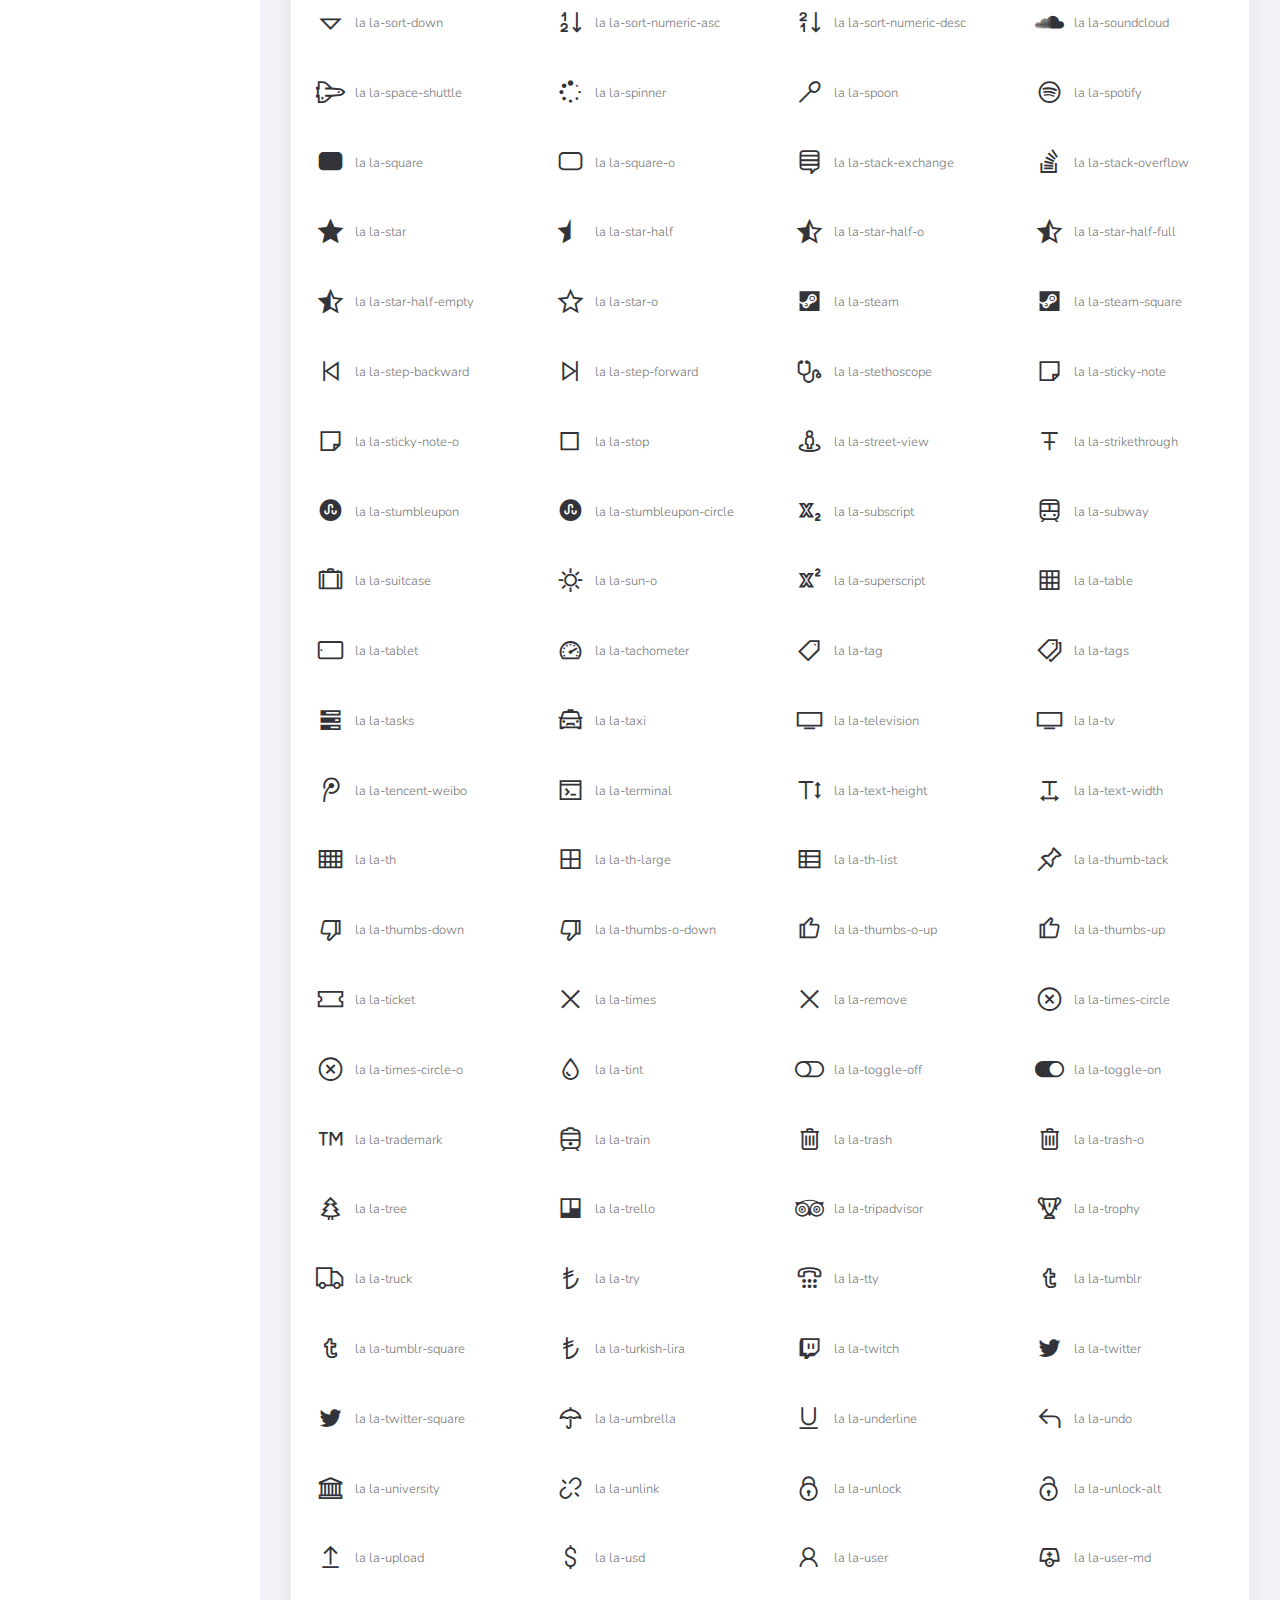
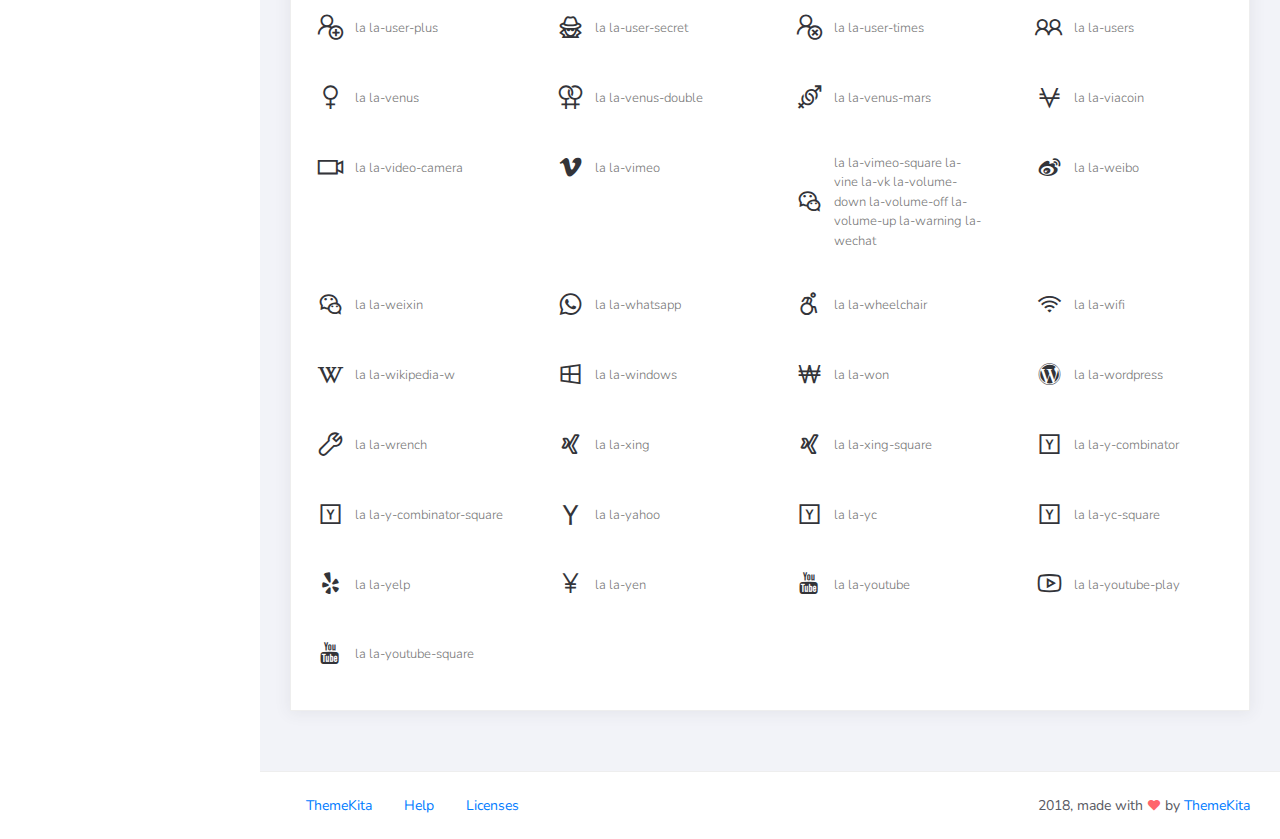
<file: icons.html>
<!DOCTYPE html>
<html>
<head>
	<meta http-equiv="X-UA-Compatible" content="IE=edge,chrome=1" />
	<title>Icons - Ready Bootstrap Dashboard</title>
	<meta content='width=device-width, initial-scale=1.0, maximum-scale=1.0, user-scalable=0, shrink-to-fit=no' name='viewport' />
	<link rel="stylesheet" href="assets/css/bootstrap.min.css">
	<link rel="stylesheet" href="https://fonts.googleapis.com/css?family=Nunito:200,200i,300,300i,400,400i,600,600i,700,700i,800,800i,900,900i">
	<link rel="stylesheet" href="assets/css/ready.css">
	<link rel="stylesheet" href="assets/css/demo.css">
</head>
<body>
	<div class="wrapper">
		<div class="main-header">
			<div class="logo-header">
				<a href="index.html" class="logo">
					Ready Dashboard
				</a>
				<button class="navbar-toggler sidenav-toggler ml-auto" type="button" data-toggle="collapse" data-target="collapse" aria-controls="sidebar" aria-expanded="false" aria-label="Toggle navigation">
					<span class="navbar-toggler-icon"></span>
				</button>
				<button class="topbar-toggler more"><i class="la la-ellipsis-v"></i></button>
			</div>
			<nav class="navbar navbar-header navbar-expand-lg">
				<div class="container-fluid">
					
					<form class="navbar-left navbar-form nav-search mr-md-3" action="">
						<div class="input-group">
							<input type="text" placeholder="Search ..." class="form-control">
							<div class="input-group-append">
								<span class="input-group-text">
									<i class="la la-search search-icon"></i>
								</span>
							</div>
						</div>
					</form>
					<ul class="navbar-nav topbar-nav ml-md-auto align-items-center">
						<li class="nav-item dropdown hidden-caret">
							<a class="nav-link dropdown-toggle" href="#" id="navbarDropdown" role="button" data-toggle="dropdown" aria-haspopup="true" aria-expanded="false">
								<i class="la la-envelope"></i>
							</a>
							<div class="dropdown-menu" aria-labelledby="navbarDropdown">
								<a class="dropdown-item" href="#">Action</a>
								<a class="dropdown-item" href="#">Another action</a>
								<div class="dropdown-divider"></div>
								<a class="dropdown-item" href="#">Something else here</a>
							</div>
						</li>
						<li class="nav-item dropdown hidden-caret">
							<a class="nav-link dropdown-toggle" href="#" id="navbarDropdown" role="button" data-toggle="dropdown" aria-haspopup="true" aria-expanded="false">
								<i class="la la-bell"></i>
								<span class="notification">3</span>
							</a>
							<ul class="dropdown-menu notif-box" aria-labelledby="navbarDropdown">
								<li>
									<div class="dropdown-title">You have 4 new notification</div>
								</li>
								<li>
									<div class="notif-center">
										<a href="#">
											<div class="notif-icon notif-primary"> <i class="la la-user-plus"></i> </div>
											<div class="notif-content">
												<span class="block">
													New user registered
												</span>
												<span class="time">5 minutes ago</span> 
											</div>
										</a>
										<a href="#">
											<div class="notif-icon notif-success"> <i class="la la-comment"></i> </div>
											<div class="notif-content">
												<span class="block">
													Rahmad commented on Admin
												</span>
												<span class="time">12 minutes ago</span> 
											</div>
										</a>
										<a href="#">
											<div class="notif-img"> 
												<img src="assets/img/profile2.jpg" alt="Img Profile">
											</div>
											<div class="notif-content">
												<span class="block">
													Reza send messages to you
												</span>
												<span class="time">12 minutes ago</span> 
											</div>
										</a>
										<a href="#">
											<div class="notif-icon notif-danger"> <i class="la la-heart"></i> </div>
											<div class="notif-content">
												<span class="block">
													Farrah liked Admin
												</span>
												<span class="time">17 minutes ago</span> 
											</div>
										</a>
									</div>
								</li>
								<li>
									<a class="see-all" href="javascript:void(0);"> <strong>See all notifications</strong> <i class="la la-angle-right"></i> </a>
								</li>
							</ul>
						</li>
						<li class="nav-item dropdown">
							<a class="dropdown-toggle profile-pic" data-toggle="dropdown" href="#" aria-expanded="false"> <img src="assets/img/profile.jpg" alt="user-img" width="36" class="img-circle"><span >Hizrian</span></span> </a>
							<ul class="dropdown-menu dropdown-user">
								<li>
									<div class="user-box">
										<div class="u-img"><img src="assets/img/profile.jpg" alt="user"></div>
										<div class="u-text">
											<h4>Hizrian</h4>
											<p class="text-muted">hello@themekita.com</p><a href="profile.html" class="btn btn-rounded btn-danger btn-sm">View Profile</a></div>
										</div>
									</li>
									<div class="dropdown-divider"></div>
									<a class="dropdown-item" href="#"><i class="ti-user"></i> My Profile</a>
									<a class="dropdown-item" href="#"></i> My Balance</a>
									<a class="dropdown-item" href="#"><i class="ti-email"></i> Inbox</a>
									<div class="dropdown-divider"></div>
									<a class="dropdown-item" href="#"><i class="ti-settings"></i> Account Setting</a>
									<div class="dropdown-divider"></div>
									<a class="dropdown-item" href="#"><i class="fa fa-power-off"></i> Logout</a>
								</ul>
								<!-- /.dropdown-user -->
							</li>
						</ul>
					</div>
				</nav>
			</div>
			<div class="sidebar">
				<div class="scrollbar-inner sidebar-wrapper">
					<div class="user">
						<div class="photo">
							<img src="assets/img/profile.jpg">
						</div>
						<div class="info">
							<a class="" data-toggle="collapse" href="#collapseExample" aria-expanded="true">
								<span>
									Hizrian
									<span class="user-level">Administrator</span>
									<span class="caret"></span>
								</span>
							</a>
							<div class="clearfix"></div>

							<div class="collapse in" id="collapseExample" aria-expanded="true" style="">
								<ul class="nav">
									<li>
										<a href="#profile">
											<span class="link-collapse">My Profile</span>
										</a>
									</li>
									<li>
										<a href="#edit">
											<span class="link-collapse">Edit Profile</span>
										</a>
									</li>
									<li>
										<a href="#settings">
											<span class="link-collapse">Settings</span>
										</a>
									</li>
								</ul>
							</div>
						</div>
					</div>
					<ul class="nav">
						<li class="nav-item">
							<a href="index.html">
								<i class="la la-dashboard"></i>
								<p>Dashboard</p>
								<span class="badge badge-count">5</span>
							</a>
						</li>
						<li class="nav-item">
							<a href="components.html">
								<i class="la la-table"></i>
								<p>Components</p>
								<span class="badge badge-count">14</span>
							</a>
						</li>
						<li class="nav-item">
							<a href="forms.html">
								<i class="la la-keyboard-o"></i>
								<p>Forms</p>
								<span class="badge badge-count">50</span>
							</a>
						</li>
						<li class="nav-item">
							<a href="tables.html">
								<i class="la la-th"></i>
								<p>Tables</p>
								<span class="badge badge-count">6</span>
							</a>
						</li>
						<li class="nav-item">
							<a href="notifications.html">
								<i class="la la-bell"></i>
								<p>Notifications</p>
								<span class="badge badge-success">3</span>
							</a>
						</li>
						<li class="nav-item">
							<a href="typography.html">
								<i class="la la-font"></i>
								<p>Typography</p>
								<span class="badge badge-danger">25</span>
							</a>
						</li>
						<li class="nav-item active">
							<a href="icons.html">
								<i class="la la-fonticons"></i>
								<p>Icons</p>
							</a>
						</li>
						<li class="nav-item update-pro">
							<button  data-toggle="modal" data-target="#modalUpdate">
								<i class="la la-hand-pointer-o"></i>
								<p>Update To Pro</p>
							</button>
						</li>
					</ul>
				</div>
			</div>
			<div class="main-panel">
				<div class="content">
					<div class="container-fluid">
						<h4 class="page-title">Icons</h4>
						<div class="row">
							<div class="col-md-12">
								<div class="card">
									<div class="card-header">
										<div class="card-title">Line Awesome Icons</div>
										<div class="card-category">Modern Line Icon from <a class="link" href="https://icons8.com/line-awesome">icon8</a></div>
									</div>
									<div class="card-body">
										<div id="row-demo-icon" class="row">
										</div>
									</div>
								</div>
							</div>
						</div>
					</div>
				</div>
				<footer class="footer">
					<div class="container-fluid">
						<nav class="pull-left">
							<ul class="nav">
								<li class="nav-item">
									<a class="nav-link" href="http://www.themekita.com">
										ThemeKita
									</a>
								</li>
								<li class="nav-item">
									<a class="nav-link" href="#">
										Help
									</a>
								</li>
								<li class="nav-item">
									<a class="nav-link" href="https://themewagon.com/license/#free-item">
										Licenses
									</a>
								</li>
							</ul>
						</nav>
						<div class="copyright ml-auto">
							2018, made with <i class="la la-heart heart text-danger"></i> by <a href="http://www.themekita.com">ThemeKita</a>
						</div>				
					</div>
				</footer>
			</div>
		</div>
	</div>
	<!-- Modal -->
	<div class="modal fade" id="modalUpdate" tabindex="-1" role="dialog" aria-labelledby="modalUpdatePro" aria-hidden="true">
		<div class="modal-dialog modal-dialog-centered" role="document">
			<div class="modal-content">
				<div class="modal-header bg-primary">
					<h6 class="modal-title"><i class="la la-frown-o"></i> Under Development</h6>
					<button type="button" class="close" data-dismiss="modal" aria-label="Close">
						<span aria-hidden="true">&times;</span>
					</button>
				</div>
				<div class="modal-body text-center">									
					<p>Currently the pro version of the <b>Ready Dashboard</b> Bootstrap is in progress development</p>
					<p>
					<b>We'll let you know when it's done</b></p>
				</div>
				<div class="modal-footer">
					<button type="button" class="btn btn-secondary" data-dismiss="modal">Close</button>
				</div>
			</div>
		</div>
	</div>
</body>
<script src="assets/js/core/jquery.3.2.1.min.js"></script>
<script src="assets/js/plugin/jquery-ui-1.12.1.custom/jquery-ui.min.js"></script>
<script src="assets/js/core/popper.min.js"></script>
<script src="assets/js/core/bootstrap.min.js"></script>
<script src="assets/js/plugin/chartist/chartist.min.js"></script>
<script src="assets/js/plugin/chartist/plugin/chartist-plugin-tooltip.min.js"></script>
<script src="assets/js/plugin/bootstrap-notify/bootstrap-notify.min.js"></script>
<script src="assets/js/plugin/bootstrap-toggle/bootstrap-toggle.min.js"></script>
<script src="assets/js/plugin/jquery-mapael/jquery.mapael.min.js"></script>
<script src="assets/js/plugin/jquery-mapael/maps/world_countries.min.js"></script>
<script src="assets/js/plugin/chart-circle/circles.min.js"></script>
<script src="assets/js/plugin/jquery-scrollbar/jquery.scrollbar.min.js"></script>
<script src="assets/js/ready.min.js"></script>
<script type="text/javascript">
	var iconClass = ['la-500px', 'la-adjust', 'la-adn', 'la-align-center', 'la-align-justify',
	'la-align-left', 'la-align-right', 'la-amazon', 'la-ambulance', 'la-anchor', 'la-android', 'la-angellist', 'la-angle-double-down', 'la-angle-double-left', 'la-angle-double-right', 'la-angle-double-up', 'la-angle-down', 'la-angle-left', 'la-angle-right', 'la-angle-up', 'la-apple', 'la-archive', 'la-area-chart', ' la-arrow-circle-down', 'la-arrow-circle-left', 'la-arrow-circle-o-down', 'la-arrow-circle-o-left', 'la-arrow-circle-o-right', 'la-arrow-circle-o-up', 'la-arrow-circle-right', 'la-arrow-circle-up', 'la-arrow-down', 'la-arrow-left', 'la-arrow-right', 'la-arrow-up', 'la-arrows', 'la-arrows-alt', 'la-arrows-h', 'la-arrows-v', 'la-asterisk', 'la-at', 'la-automobile', 'la-backward', 'la-balance-scale', 'la-ban', 'la-bank', 'la-bar-chart', 'la-bar-chart-o', 'la-barcode', 'la-bars', 'la-battery-0', 'la-battery-1', 'la-battery-2', 'la-battery-3', 'la-battery-4', 'la-battery-empty', 'la-battery-full', 'la-battery-half', 'la-battery-quarter', 'la-battery-three-quarters', 'la-bed', 'la-beer', 'la-behance', 'la-behance-square', 'la-bell', 'la-bell-o', 'la-bell-slash', 'la-bell-slash-o', 'la-bicycle', 'la-binoculars', 'la-birthday-cake', 'la-bitbucket', 'la-bitbucket-square', 'la-bitcoin', 'la-black-tie', 'la-bold', 'la-bolt', 'la-bomb', 'la-book', 'la-bookmark', 'la-bookmark-o', 'la-briefcase', 'la-btc', 'la-bug', 'la-building', 'la-building-o', 'la-bullhorn', 'la-bullseye', 'la-bus', 'la-buysellads', 'la-cab', 'la-calculator', 'la-calendar', 'la-calendar-check-o', 'la-calendar-minus-o', 'la-calendar-o', 'la-calendar-plus-o', 'la-calendar-times-o', 'la-camera', 'la-camera-retro', 'la-car', 'la-caret-down', 'la-caret-left', 'la-caret-right', 'la-caret-square-o-down', 'la-toggle-down', 'la-caret-square-o-left', 'la-toggle-left', 'la-caret-square-o-right', 'la-toggle-right', 'la-caret-square-o-up', 'la-toggle-up', 'la-caret-up', 'la-cart-arrow-down', 'la-cart-plus', 'la-cc', 'la-cc-amex', 'la-cc-diners-club', 'la-cc-discover', 'la-cc-jcb', 'la-cc-mastercard', 'la-cc-paypal', 'la-cc-stripe', 'la-cc-visa', 'la-certificate', 'la-chain', 'la-chain-broken', 'la-check', 'la-check-circle', 'la-check-circle-o', 'la-check-square', 'la-check-square-o', 'la-chevron-circle-down', 'la-chevron-circle-left', 'la-chevron-circle-right', 'la-chevron-circle-up', 'la-chevron-down', 'la-chevron-left', 'la-chevron-right', 'la-chevron-up', 'la-child', 'la-chrome', 'la-circle', 'la-circle-o', 'la-circle-o-notch', 'la-circle-thin', 'la-clipboard', 'la-clock-o', 'la-clone', 'la-close', 'la-cloud', 'la-cloud-download', 'la-cloud-upload', 'la-cny', 'la-code', 'la-code-fork', 'la-codepen', 'la-coffee', 'la-cog', 'la-cogs', 'la-columns', 'la-comment', 'la-comment-o', 'la-commenting', 'la-commenting-o', 'la-comments', 'la-comments-o', 'la-compass', 'la-compress', 'la-connectdevelop', 'la-contao', 'la-copy', 'la-copyright', 'la-creative-commons', 'la-credit-card', 'la-crop', 'la-crosshairs', 'la-css3', 'la-cube', 'la-cubes', 'la-cut', 'la-cutlery', 'la-dashboard', 'la-dashcube', 'la-database', 'la-dedent', 'la-delicious', 'la-desktop', 'la-deviantart', 'la-diamond', 'la-digg', 'la-dollar', 'la-dot-circle-o', 'la-download', 'la-dribbble', 'la-dropbox', 'la-drupal', 'la-edit', 'la-eject', 'la-ellipsis-h', 'la-ellipsis-v', 'la-empire', 'la-ge', 'la-envelope', 'la-envelope-o', 'la-envelope-square', 'la-eraser', 'la-eur', 'la-euro', 'la-exchange', 'la-exclamation', 'la-exclamation-circle', 'la-exclamation-triangle', 'la-expand', 'la-expeditedssl', 'la-external-link', 'la-external-link-square', 'la-eye', 'la-eye-slash', 'la-eyedropper', 'la-facebook', 'la-facebook-f', 'la-facebook-official', 'la-facebook-square', 'la-fast-backward', 'la-fast-forward', 'la-fax', 'la-female', 'la-fighter-jet', 'la-file', 'la-file-archive-o', 'la-file-audio-o', 'la-file-code-o', 'la-file-excel-o', 'la-file-image-o', 'la-file-movie-o', 'la-file-o', 'la-file-pdf-o', 'la-file-photo-o', 'la-file-picture-o', 'la-file-powerpoint-o', 'la-file-sound-o', 'la-file-text', 'la-file-text-o', 'la-file-video-o', 'la-file-word-o', 'la-file-zip-o', 'la-files-o', 'la-film', 'la-filter', 'la-fire', 'la-fire-extinguisher', 'la-firefox', 'la-flag', 'la-flag-checkered', 'la-flag-o', 'la-flash', 'la-flask', 'la-flickr', 'la-floppy-o', 'la-folder', 'la-folder-o', 'la-folder-open', 'la-folder-open-o', 'la-font', 'la-fonticons', 'la-forumbee', 'la-forward', 'la-foursquare', 'la-frown-o', 'la-futbol-o', 'la-soccer-ball-o', 'la-gamepad', 'la-gavel', 'la-gbp', 'la-gear', 'la-gears', 'la-genderless', 'la-get-pocket', 'la-gg', 'la-gg-circle', 'la-gift', 'la-git', 'la-git-square', 'la-github', 'la-github-alt', 'la-github-square', 'la-glass', 'la-globe', 'la-google', 'la-google-plus', 'la-google-plus-square', 'la-google-wallet', 'la-graduation-cap', 'la-gratipay', 'la-gittip', 'la-group', 'la-h-square', 'la-hacker-news', 'la-hand-grab-o', 'la-hand-lizard-o', 'la-hand-o-down', 'la-hand-o-left', 'la-hand-o-right', 'la-hand-o-up', 'la-hand-paper-o', 'la-hand-peace-o', 'la-hand-pointer-o', 'la-hand-rock-o', 'la-hand-scissors-o', 'la-hand-spock-o', 'la-hand-stop-o', 'la-hdd-o', 'la-header', 'la-headphones', 'la-heart', 'la-heart-o', 'la-heartbeat', 'la-history', 'la-home', 'la-hospital-o', 'la-hotel', 'la-hourglass', 'la-hourglass-1', 'la-hourglass-2', 'la-hourglass-3', 'la-hourglass-end', 'la-hourglass-half', 'la-hourglass-o', 'la-hourglass-start', 'la-houzz', 'la-html5', 'la-i-cursor', 'la-ils', 'la-image', 'la-inbox', 'la-indent', 'la-industry', 'la-info', 'la-info-circle', 'la-inr', 'la-instagram', 'la-institution', 'la-internet-explorer', 'la-ioxhost', 'la-italic', 'la-joomla', 'la-jpy', 'la-jsfiddle', 'la-key', 'la-keyboard-o', 'la-krw', 'la-language', 'la-laptop', 'la-lastfm', 'la-lastfm-square', 'la-leaf', 'la-leanpub', 'la-legal', 'la-lemon-o', 'la-level-down', 'la-level-up', 'la-life-bouy', 'la-life-buoy', 'la-life-ring', 'la-support', 'la-life-saver', 'la-lightbulb-o', 'la-line-chart', 'la-link', 'la-linkedin', 'la-linkedin-square', 'la-linux', 'la-list', 'la-list-alt', 'la-list-ol', 'la-list-ul', 'la-location-arrow', 'la-lock', 'la-long-arrow-down', 'la-long-arrow-left', 'la-long-arrow-right', 'la-long-arrow-up', 'la-magic', 'la-magnet', 'la-mail-forward', 'la-mail-reply', 'la-mail-reply-all', 'la-male', 'la-map', 'la-map-marker', 'la-map-o', 'la-map-pin', 'la-map-signs', 'la-mars', 'la-mars-stroke-v', 'la-maxcdn', 'la-meanpath', 'la-medium', 'la-medkit', 'la-meh-o', 'la-mercury', 'la-microphone', 'la-microphone-slash', 'la-minus', 'la-minus-circle', 'la-minus-square', 'la-minus-square-o', 'la-mobile', 'la-mobile-phone', 'la-money', 'la-moon-o', 'la-mortar-board', 'la-motorcycle', 'la-mouse-pointer', 'la-music', 'la-navicon', 'la-neuter', 'la-newspaper-o', 'la-object-group', 'la-object-ungroup', 'la-odnoklassniki', 'la-odnoklassniki-square', 'la-opencart', 'la-openid', 'la-opera', 'la-optin-monster', 'la-outdent', 'la-pagelines', 'la-paint-brush', 'la-paper-plane', 'la-send', 'la-paper-plane-o', 'la-send-o', 'la-paperclip', 'la-paragraph', 'la-paste', 'la-pause', 'la-paw', 'la-paypal', 'la-pencil', 'la-pencil-square', 'la-pencil-square-o', 'la-phone', 'la-phone-square', 'la-photo', 'la-picture-o', 'la-pie-chart', 'la-pied-piper', 'la-pied-piper-alt', 'la-pinterest', 'la-pinterest-p', 'la-pinterest-square', 'la-plane', 'la-play', 'la-play-circle', 'la-play-circle-o', 'la-plug', 'la-plus', 'la-plus-circle', 'la-plus-square', 'la-plus-square-o', 'la-power-off', 'la-print', 'la-puzzle-piece', 'la-qq', 'la-qrcode', 'la-question', 'la-question-circle', 'la-quote-left', 'la-quote-right', 'la-ra', 'la-random', 'la-rebel', 'la-recycle', 'la-reddit', 'la-reddit-square', 'la-refresh', 'la-registered', 'la-renren', 'la-reorder', 'la-repeat', 'la-reply', 'la-reply-all', 'la-retweet', 'la-rmb', 'la-road', 'la-rocket', 'la-rotate-left', 'la-rotate-right', 'la-rouble', 'la-rss', 'la-feed', 'la-rss-square', 'la-rub', 'la-ruble', 'la-rupee', 'la-safari', 'la-save', 'la-scissors', 'la-search', 'la-search-minus', 'la-search-plus', 'la-sellsy', 'la-server', 'la-share', 'la-share-alt', 'la-share-alt-square', 'la-share-square', 'la-share-square-o', 'la-shekel', 'la-sheqel', 'la-shield', 'la-ship', 'la-shirtsinbulk', 'la-shopping-cart', 'la-sign-in', 'la-sign-out', 'la-signal', 'la-simplybuilt', 'la-sitemap', 'la-skyatlas', 'la-skype', 'la-slack', 'la-sliders', 'la-slideshare', 'la-smile-o', 'la-sort', 'la-unsorted', 'la-sort-alpha-asc', 'la-sort-alpha-desc', 'la-sort-amount-asc', 'la-sort-amount-desc', 'la-sort-asc', 'la-sort-up', 'la-sort-desc', 'la-sort-down', 'la-sort-numeric-asc', 'la-sort-numeric-desc', 'la-soundcloud', 'la-space-shuttle', 'la-spinner', 'la-spoon', 'la-spotify', 'la-square', 'la-square-o', 'la-stack-exchange', 'la-stack-overflow', 'la-star', 'la-star-half', 'la-star-half-o', 'la-star-half-full', 'la-star-half-empty', 'la-star-o', 'la-steam', 'la-steam-square', 'la-step-backward', 'la-step-forward', 'la-stethoscope', 'la-sticky-note', 'la-sticky-note-o', 'la-stop', 'la-street-view', 'la-strikethrough', 'la-stumbleupon', 'la-stumbleupon-circle', 'la-subscript', 'la-subway', 'la-suitcase', 'la-sun-o', 'la-superscript', 'la-table', 'la-tablet', 'la-tachometer', 'la-tag', 'la-tags', 'la-tasks', 'la-taxi', 'la-television', 'la-tv', 'la-tencent-weibo', 'la-terminal', 'la-text-height', 'la-text-width', 'la-th', 'la-th-large', 'la-th-list', 'la-thumb-tack', 'la-thumbs-down', 'la-thumbs-o-down', 'la-thumbs-o-up', 'la-thumbs-up', 'la-ticket', 'la-times', 'la-remove', 'la-times-circle', 'la-times-circle-o', 'la-tint', 'la-toggle-off', 'la-toggle-on', 'la-trademark', 'la-train', 'la-trash', 'la-trash-o', 'la-tree', 'la-trello', 'la-tripadvisor', 'la-trophy', 'la-truck', 'la-try', 'la-tty', 'la-tumblr', 'la-tumblr-square', 'la-turkish-lira', 'la-twitch', 'la-twitter', 'la-twitter-square', 'la-umbrella', 'la-underline', 'la-undo', 'la-university', 'la-unlink', 'la-unlock', 'la-unlock-alt', 'la-upload', 'la-usd', 'la-user', 'la-user-md', 'la-user-plus', 'la-user-secret', 'la-user-times', 'la-users', 'la-venus', 'la-venus-double', 'la-venus-mars', 'la-viacoin', 'la-video-camera', 'la-vimeo', 'la-vimeo-square la-vine la-vk la-volume-down la-volume-off la-volume-up la-warning la-wechat', 'la-weibo', 'la-weixin', 'la-whatsapp', 'la-wheelchair', 'la-wifi', 'la-wikipedia-w', 'la-windows', 'la-won', 'la-wordpress', 'la-wrench', 'la-xing', 'la-xing-square', 'la-y-combinator', 'la-y-combinator-square', 'la-yahoo', 'la-yc', 'la-yc-square', 'la-yelp', 'la-yen', 'la-youtube', 'la-youtube-play', 'la-youtube-square'
	]; var rowDemoIcon = "#row-demo-icon";
	for (i = 0; i < iconClass.length; i++){
		$(rowDemoIcon).append('<div class="col-md-3"> <div class="demo-icon"> <div class="icon-preview"><i class="la ' + iconClass[i] + '"></i></div> <div class="icon-class">la ' + iconClass[i] + '</div> </div> </div>');
	}
</script>
</html>
</file>
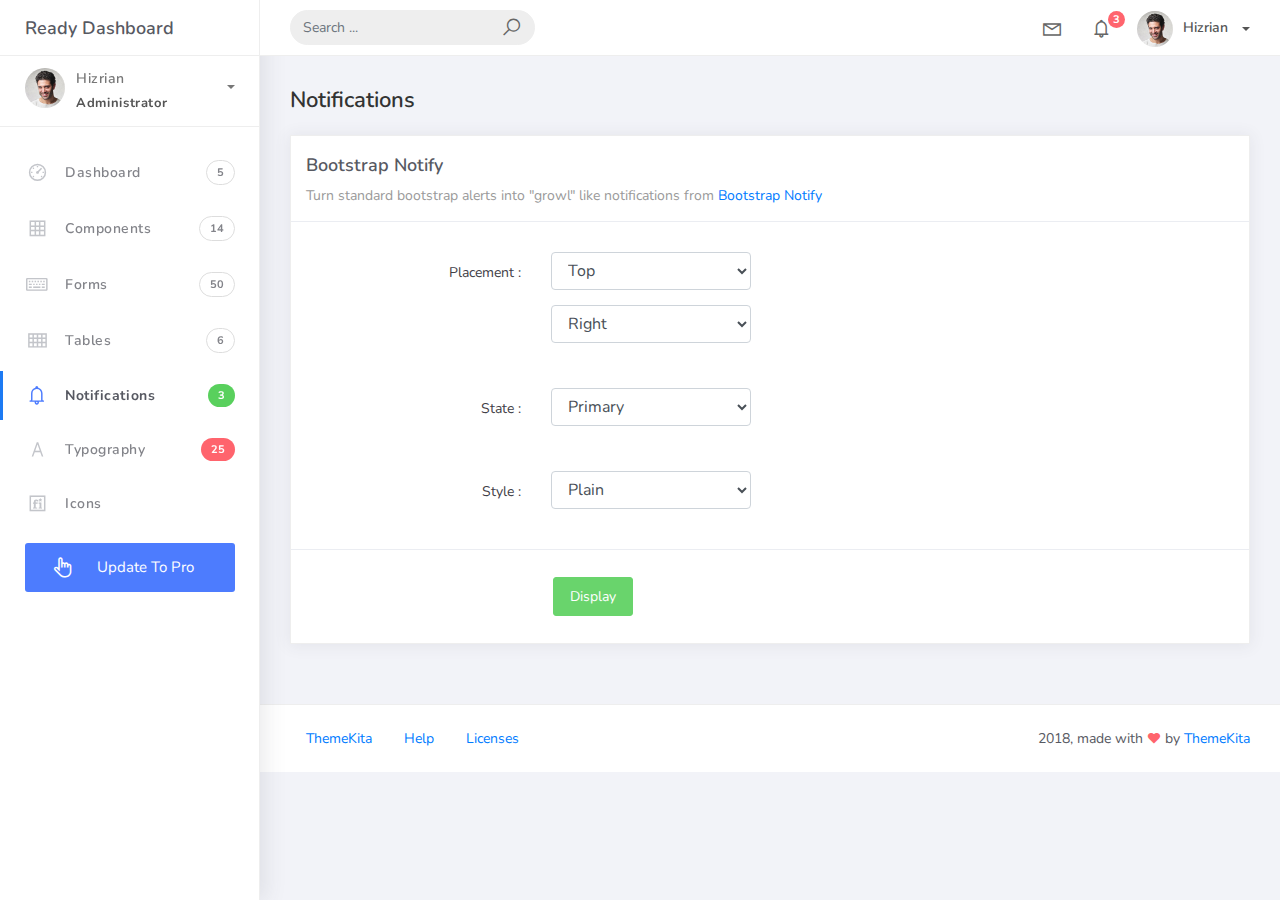
<file: notifications.html>
<!DOCTYPE html>
<html>
<head>
	<meta http-equiv="X-UA-Compatible" content="IE=edge,chrome=1" />
	<title>Notifications - Ready Bootstrap Dashboard</title>
	<meta content='width=device-width, initial-scale=1.0, maximum-scale=1.0, user-scalable=0, shrink-to-fit=no' name='viewport' />
	<link rel="stylesheet" href="assets/css/bootstrap.min.css">
	<link rel="stylesheet" href="https://fonts.googleapis.com/css?family=Nunito:200,200i,300,300i,400,400i,600,600i,700,700i,800,800i,900,900i">
	<link rel="stylesheet" href="assets/css/ready.css">
	<link rel="stylesheet" href="assets/css/demo.css">
</head>
<body>
	<div class="wrapper">
		<div class="main-header">
			<div class="logo-header">
				<a href="index.html" class="logo">
					Ready Dashboard
				</a>
				<button class="navbar-toggler sidenav-toggler ml-auto" type="button" data-toggle="collapse" data-target="collapse" aria-controls="sidebar" aria-expanded="false" aria-label="Toggle navigation">
					<span class="navbar-toggler-icon"></span>
				</button>
				<button class="topbar-toggler more"><i class="la la-ellipsis-v"></i></button>
			</div>
			<nav class="navbar navbar-header navbar-expand-lg">
				<div class="container-fluid">
					
					<form class="navbar-left navbar-form nav-search mr-md-3" action="">
						<div class="input-group">
							<input type="text" placeholder="Search ..." class="form-control">
							<div class="input-group-append">
								<span class="input-group-text">
									<i class="la la-search search-icon"></i>
								</span>
							</div>
						</div>
					</form>
					<ul class="navbar-nav topbar-nav ml-md-auto align-items-center">
						<li class="nav-item dropdown hidden-caret">
							<a class="nav-link dropdown-toggle" href="#" id="navbarDropdown" role="button" data-toggle="dropdown" aria-haspopup="true" aria-expanded="false">
								<i class="la la-envelope"></i>
							</a>
							<div class="dropdown-menu" aria-labelledby="navbarDropdown">
								<a class="dropdown-item" href="#">Action</a>
								<a class="dropdown-item" href="#">Another action</a>
								<div class="dropdown-divider"></div>
								<a class="dropdown-item" href="#">Something else here</a>
							</div>
						</li>
						<li class="nav-item dropdown hidden-caret">
							<a class="nav-link dropdown-toggle" href="#" id="navbarDropdown" role="button" data-toggle="dropdown" aria-haspopup="true" aria-expanded="false">
								<i class="la la-bell"></i>
								<span class="notification">3</span>
							</a>
							<ul class="dropdown-menu notif-box" aria-labelledby="navbarDropdown">
								<li>
									<div class="dropdown-title">You have 4 new notification</div>
								</li>
								<li>
									<div class="notif-center">
										<a href="#">
											<div class="notif-icon notif-primary"> <i class="la la-user-plus"></i> </div>
											<div class="notif-content">
												<span class="block">
													New user registered
												</span>
												<span class="time">5 minutes ago</span> 
											</div>
										</a>
										<a href="#">
											<div class="notif-icon notif-success"> <i class="la la-comment"></i> </div>
											<div class="notif-content">
												<span class="block">
													Rahmad commented on Admin
												</span>
												<span class="time">12 minutes ago</span> 
											</div>
										</a>
										<a href="#">
											<div class="notif-img"> 
												<img src="assets/img/profile2.jpg" alt="Img Profile">
											</div>
											<div class="notif-content">
												<span class="block">
													Reza send messages to you
												</span>
												<span class="time">12 minutes ago</span> 
											</div>
										</a>
										<a href="#">
											<div class="notif-icon notif-danger"> <i class="la la-heart"></i> </div>
											<div class="notif-content">
												<span class="block">
													Farrah liked Admin
												</span>
												<span class="time">17 minutes ago</span> 
											</div>
										</a>
									</div>
								</li>
								<li>
									<a class="see-all" href="javascript:void(0);"> <strong>See all notifications</strong> <i class="la la-angle-right"></i> </a>
								</li>
							</ul>
						</li>
						<li class="nav-item dropdown">
							<a class="dropdown-toggle profile-pic" data-toggle="dropdown" href="#" aria-expanded="false"> <img src="assets/img/profile.jpg" alt="user-img" width="36" class="img-circle"><span >Hizrian</span></span> </a>
							<ul class="dropdown-menu dropdown-user">
								<li>
									<div class="user-box">
										<div class="u-img"><img src="assets/img/profile.jpg" alt="user"></div>
										<div class="u-text">
											<h4>Hizrian</h4>
											<p class="text-muted">hello@themekita.com</p><a href="profile.html" class="btn btn-rounded btn-danger btn-sm">View Profile</a></div>
										</div>
									</li>
									<div class="dropdown-divider"></div>
									<a class="dropdown-item" href="#"><i class="ti-user"></i> My Profile</a>
									<a class="dropdown-item" href="#"></i> My Balance</a>
									<a class="dropdown-item" href="#"><i class="ti-email"></i> Inbox</a>
									<div class="dropdown-divider"></div>
									<a class="dropdown-item" href="#"><i class="ti-settings"></i> Account Setting</a>
									<div class="dropdown-divider"></div>
									<a class="dropdown-item" href="#"><i class="fa fa-power-off"></i> Logout</a>
								</ul>
								<!-- /.dropdown-user -->
							</li>
						</ul>
					</div>
				</nav>
			</div>
			<div class="sidebar">
				<div class="scrollbar-inner sidebar-wrapper">
					<div class="user">
						<div class="photo">
							<img src="assets/img/profile.jpg">
						</div>
						<div class="info">
							<a class="" data-toggle="collapse" href="#collapseExample" aria-expanded="true">
								<span>
									Hizrian
									<span class="user-level">Administrator</span>
									<span class="caret"></span>
								</span>
							</a>
							<div class="clearfix"></div>

							<div class="collapse in" id="collapseExample" aria-expanded="true" style="">
								<ul class="nav">
									<li>
										<a href="#profile">
											<span class="link-collapse">My Profile</span>
										</a>
									</li>
									<li>
										<a href="#edit">
											<span class="link-collapse">Edit Profile</span>
										</a>
									</li>
									<li>
										<a href="#settings">
											<span class="link-collapse">Settings</span>
										</a>
									</li>
								</ul>
							</div>
						</div>
					</div>
					<ul class="nav">
						<li class="nav-item">
							<a href="index.html">
								<i class="la la-dashboard"></i>
								<p>Dashboard</p>
								<span class="badge badge-count">5</span>
							</a>
						</li>
						<li class="nav-item">
							<a href="components.html">
								<i class="la la-table"></i>
								<p>Components</p>
								<span class="badge badge-count">14</span>
							</a>
						</li>
						<li class="nav-item">
							<a href="forms.html">
								<i class="la la-keyboard-o"></i>
								<p>Forms</p>
								<span class="badge badge-count">50</span>
							</a>
						</li>
						<li class="nav-item">
							<a href="tables.html">
								<i class="la la-th"></i>
								<p>Tables</p>
								<span class="badge badge-count">6</span>
							</a>
						</li>
						<li class="nav-item active">
							<a href="notifications.html">
								<i class="la la-bell"></i>
								<p>Notifications</p>
								<span class="badge badge-success">3</span>
							</a>
						</li>
						<li class="nav-item">
							<a href="typography.html">
								<i class="la la-font"></i>
								<p>Typography</p>
								<span class="badge badge-danger">25</span>
							</a>
						</li>
						<li class="nav-item">
							<a href="icons.html">
								<i class="la la-fonticons"></i>
								<p>Icons</p>
							</a>
						</li>
						<li class="nav-item update-pro">
							<button  data-toggle="modal" data-target="#modalUpdate">
								<i class="la la-hand-pointer-o"></i>
								<p>Update To Pro</p>
							</button>
						</li>
					</ul>
				</div>
			</div>
			<div class="main-panel">
				<div class="content">
					<div class="container-fluid">
						<h4 class="page-title">Notifications</h4>
						<div class="row">
							<div class="col-md-12">
								<div class="card">
									<div class="card-header">
										<div class="card-title">Bootstrap Notify</div>
										<div class="card-category">Turn standard bootstrap alerts into "growl" like notifications from <a class="link" href="http://bootstrap-notify.remabledesigns.com/">Bootstrap Notify</a></div>
									</div>
									<div class="card-body">
										<div class="form">
											<div class="form-group from-show-notify row">
												<div class="col-lg-3 col-md-3 col-sm-12 text-right">
													<label>Placement :</label>
												</div>
												<div class="col-lg-4 col-md-9 col-sm-12">
													<select class="form-control input-fixed" id="notify_placement_from">
														<option value="top">Top</option>
														<option value="bottom">Bottom</option>
													</select>
													<select class="form-control input-fixed" id="notify_placement_align">
														<option value="left">Left</option>
														<option value="right" selected="">Right</option>
														<option value="center">Center</option>
													</select>
												</div>
											</div>
											<div class="form-group from-show-notify row">
												<div class="col-lg-3 col-md-3 col-sm-12 text-right">
													<label>State :</label>
												</div>
												<div class="col-lg-4 col-md-9 col-sm-12">
													<select class="form-control input-fixed" id="notify_state">
														<option value="primary">Primary</option>
														<option value="info">Info</option>
														<option value="success">Success</option>
														<option value="warning">Warning</option>
														<option value="danger">Danger</option>
													</select>
												</div>
											</div>
											<div class="form-group from-show-notify row">
												<div class="col-lg-3 col-md-3 col-sm-12 text-right">
													<label>Style :</label>
												</div>
												<div class="col-lg-4 col-md-9 col-sm-12">
													<select class="form-control input-fixed" id="notify_style">
														<option value="plain">Plain</option>
														<option value="withicon">With Icon</option>
													</select>
												</div>
											</div>
										</div>
									</div>
									<div class="card-footer">
										<div class="form">
											<div class="form-group from-show-notify row">
												<div class="col-lg-3 col-md-3 col-sm-12">

												</div>
												<div class="col-lg-4 col-md-9 col-sm-12">
													<button id="displayNotif" class="btn btn-success">Display</button>
												</div>
											</div>
										</div>
									</div>
								</div>
							</div>
						</div>
					</div>
				</div>
				<footer class="footer">
					<div class="container-fluid">
						<nav class="pull-left">
							<ul class="nav">
								<li class="nav-item">
									<a class="nav-link" href="http://www.themekita.com">
										ThemeKita
									</a>
								</li>
								<li class="nav-item">
									<a class="nav-link" href="#">
										Help
									</a>
								</li>
								<li class="nav-item">
									<a class="nav-link" href="https://themewagon.com/license/#free-item">
										Licenses
									</a>
								</li>
							</ul>
						</nav>
						<div class="copyright ml-auto">
							2018, made with <i class="la la-heart heart text-danger"></i> by <a href="http://www.themekita.com">ThemeKita</a>
						</div>				
					</div>
				</footer>
			</div>
		</div>
	</div>
	<!-- Modal -->
	<div class="modal fade" id="modalUpdate" tabindex="-1" role="dialog" aria-labelledby="modalUpdatePro" aria-hidden="true">
		<div class="modal-dialog modal-dialog-centered" role="document">
			<div class="modal-content">
				<div class="modal-header bg-primary">
					<h6 class="modal-title"><i class="la la-frown-o"></i> Under Development</h6>
					<button type="button" class="close" data-dismiss="modal" aria-label="Close">
						<span aria-hidden="true">&times;</span>
					</button>
				</div>
				<div class="modal-body text-center">									
					<p>Currently the pro version of the <b>Ready Dashboard</b> Bootstrap is in progress development</p>
					<p>
					<b>We'll let you know when it's done</b></p>
				</div>
				<div class="modal-footer">
					<button type="button" class="btn btn-secondary" data-dismiss="modal">Close</button>
				</div>
			</div>
		</div>
	</div>
</body>
<script src="assets/js/core/jquery.3.2.1.min.js"></script>
<script src="assets/js/plugin/jquery-ui-1.12.1.custom/jquery-ui.min.js"></script>
<script src="assets/js/core/popper.min.js"></script>
<script src="assets/js/core/bootstrap.min.js"></script>
<script src="assets/js/plugin/chartist/chartist.min.js"></script>
<script src="assets/js/plugin/chartist/plugin/chartist-plugin-tooltip.min.js"></script>
<script src="assets/js/plugin/bootstrap-notify/bootstrap-notify.min.js"></script>
<script src="assets/js/plugin/bootstrap-toggle/bootstrap-toggle.min.js"></script>
<script src="assets/js/plugin/jquery-mapael/jquery.mapael.min.js"></script>
<script src="assets/js/plugin/jquery-mapael/maps/world_countries.min.js"></script>
<script src="assets/js/plugin/chart-circle/circles.min.js"></script>
<script src="assets/js/plugin/jquery-scrollbar/jquery.scrollbar.min.js"></script>
<script src="assets/js/ready.min.js"></script>
<script>
	$('#displayNotif').on('click', function(){
		var placementFrom = $('#notify_placement_from option:selected').val();
		var placementAlign = $('#notify_placement_align option:selected').val();
		var state = $('#notify_state option:selected').val();
		var style = $('#notify_style option:selected').val();
		var content = {};

		content.message = 'Turning standard Bootstrap alerts into "notify" like notifications';
		content.title = 'Bootstrap notify';
		if (style == "withicon") {
			content.icon = 'la la-bell';
		} else {
			content.icon = 'none';
		}
		content.url = 'index.html';
		content.target = '_blank';

		$.notify(content,{
			type: state,
			placement: {
				from: placementFrom,
				align: placementAlign
			},
			time: 1000,
		});
	});
</script>
</html>
</file>
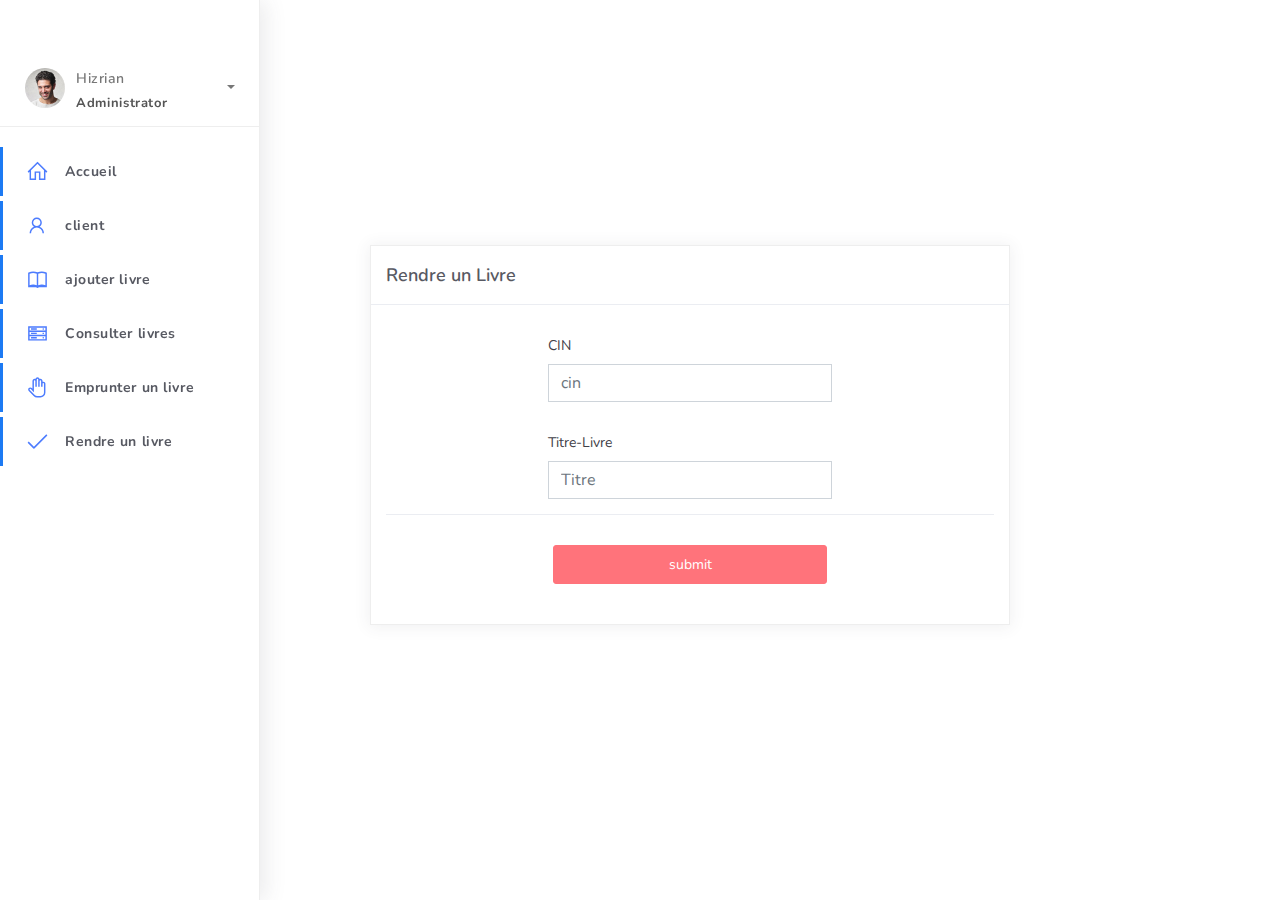
<file: RendreLivre.html>
<!DOCTYPE html>
<html lang="en">
    <head>
        <meta http-equiv="X-UA-Compatible" content="IE=edge,chrome=1">
        <title>GestBib</title>
        <meta content="width=device-width, initial-scale=1.0, maximum-scale=1.0, user-scalable=0, shrink-to-fit=no" name="viewport">
        <link rel="stylesheet" href="assets/css/bootstrap.min.css">
        <link rel="stylesheet" href="https://fonts.googleapis.com/css?family=Nunito:200,200i,300,300i,400,400i,600,600i,700,700i,800,800i,900,900i">
        <link rel="stylesheet" href="assets/css/ready.css">
        <link rel="stylesheet" href="assets/css/demo.css"></head>
        <link rel="stylesheet" href="assets/css/Render.css">
    </head>
<body>
    <div class="sidebar">
        <div class="scrollbar-inner sidebar-wrapper">
            <div class="user">
                <div class="photo">
                    <img src="assets/img/profile.jpg">
                </div>
                <div class="info">
                    <a class="" data-toggle="collapse" href="#collapseExample" aria-expanded="true">
                        <span>
                            Hizrian
                            <span class="user-level">Administrator</span>
                            <span class="caret"></span>
                        </span>
                    </a>
                    <div class="clearfix"></div>
    
                    <div class="collapse in" id="collapseExample" aria-expanded="true">
                        <ul class="nav">
                            <li>
                                <a href="#profile">
                                    <span class="link-collapse">My Profile</span>
                                </a>
                            </li>
                            <li>
                                <a href="#edit">
                                    <span class="link-collapse">Edit Profile</span>
                                </a>
                            </li>
                            <li>
                                <a href="#settings">
                                    <span class="link-collapse">Settings</span>
                                </a>
                            </li>
                        </ul>
                    </div>
                </div>
            </div>
            <ul class="nav">
                <li class="nav-item active">
                    <a href="index.html">
                        <i class="la la-home"></i>
                        <p>Accueil</p>
                    </a>
                <li class="nav-item active icon-class">
                    <a href="client.html">
                        <i class="la la-user"></i>
                        <p>client</p>
                    </a>
                </li>
                <li class="nav-item active icon-class">
                    <a href="addLivre.html">
                        <i class="la la-book"></i>
                        <p>ajouter livre</p>
                    </a>
                </li>
                <li class="nav-item active icon-class">
                    <a href="consulterLivre.html">
                        <i class="la la-server"></i>
                        <p>Consulter livres</p>
                    </a>
                </li>
                <li class="nav-item active icon-class">
                    <a href="emprunt.html">
                        <i class="la la-hand-paper-o"></i>
                        <p>Emprunter un livre</p>
                    </a>
                </li>
                <li class="nav-item active icon-class">
                    <a href="RendreLivre.html">
                        <i class="la la-check"></i>
                        <p>Rendre un livre</p>
                    </a>
                </li>
    
            </ul>
        </div>
    </div>
    <div class="card" style="width:50vw;margin-left:100px;">
        <div class="card-header">   
            <div class="card-title">
                Rendre un Livre
            </div>
        </div>
        <div class="card-body">
            <form method="POST">
                <div class="form-group col-6 offset-3">
                    <label for="squareInput">CIN</label>
                    <input type="text" name="cin" class="form-control input-square" id="cin" placeholder="cin" required>
                </div>
                <div class="form-group col-6 offset-3">
                    <label for="squareInput">Titre-Livre</label>
                    <input type="text" name="titre" class="form-control input-square" id="titre" placeholder="Titre" required>
                </div>
                <div class="card-action">
                    <input type="submit" name="btn" value="submit" class="btn btn-danger col-6 offset-3">
                </div>
            </form>
        </div>
</body>
</html>
</file>
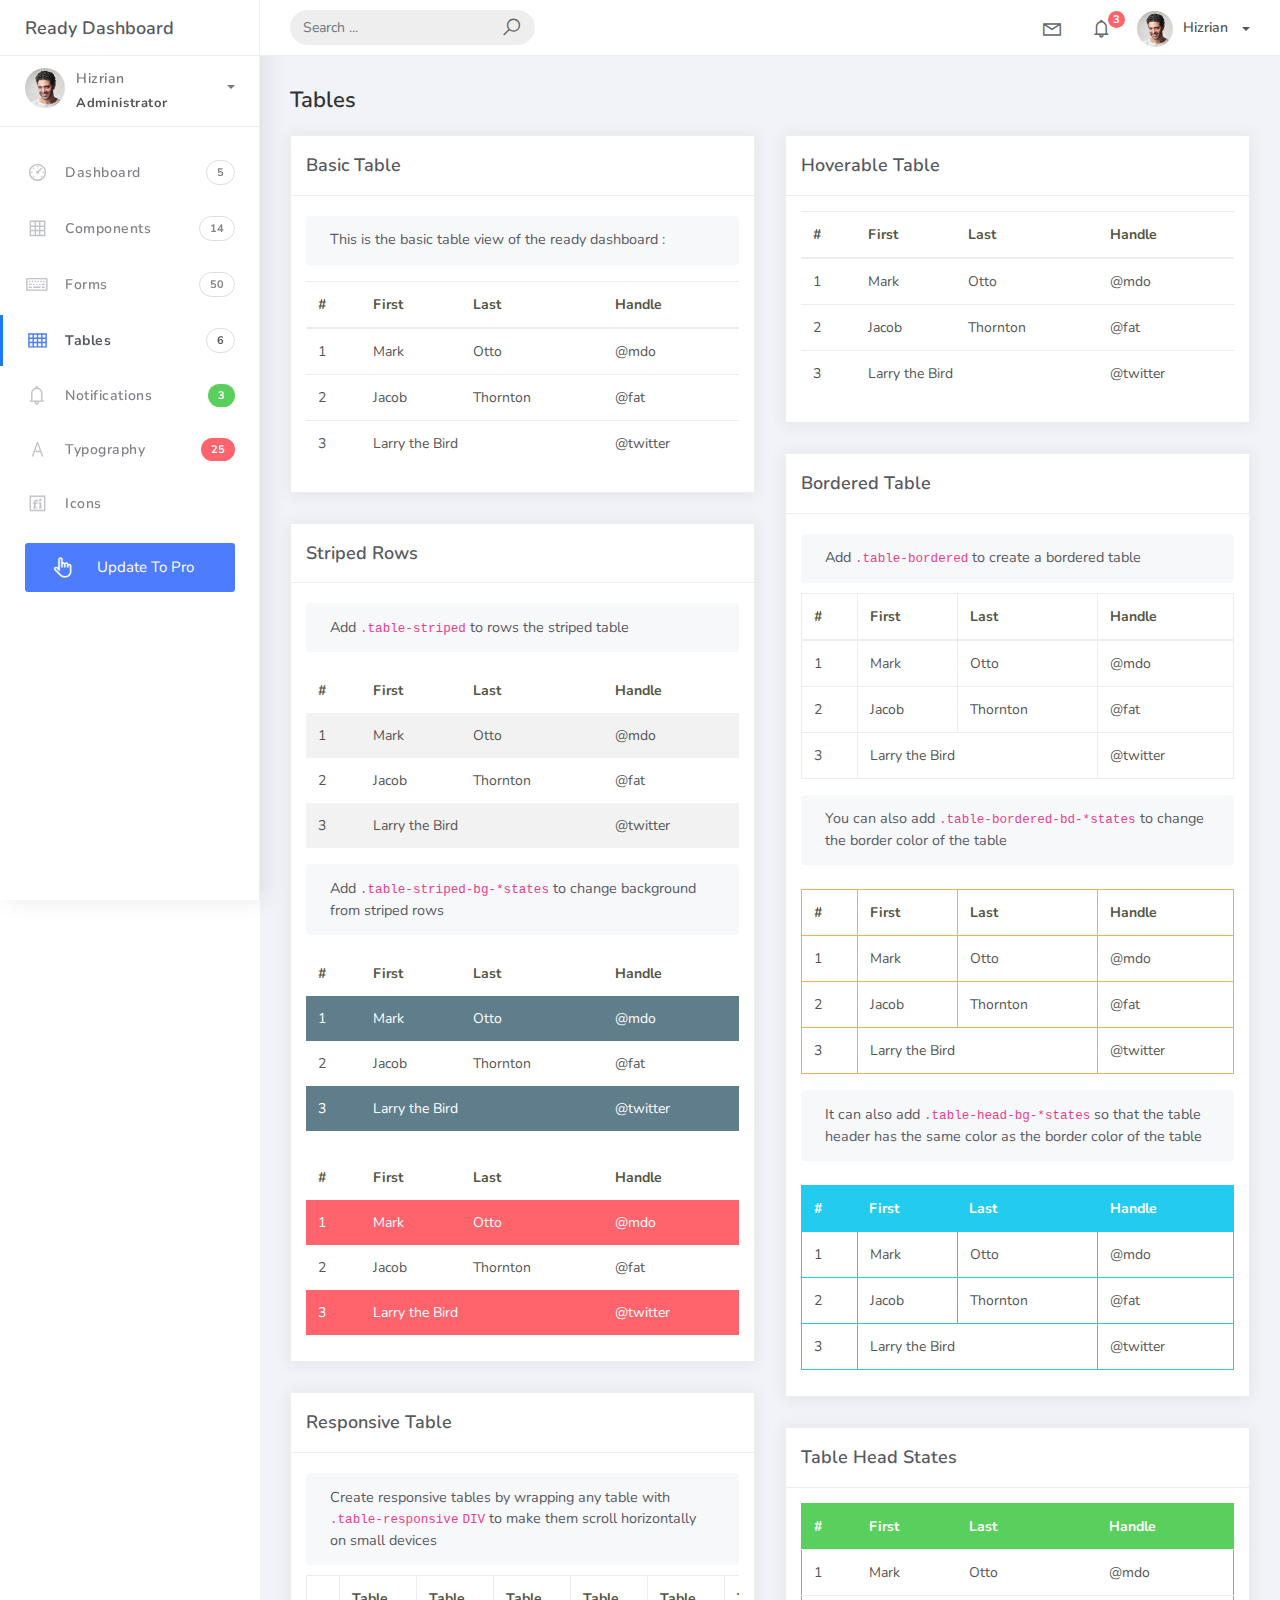
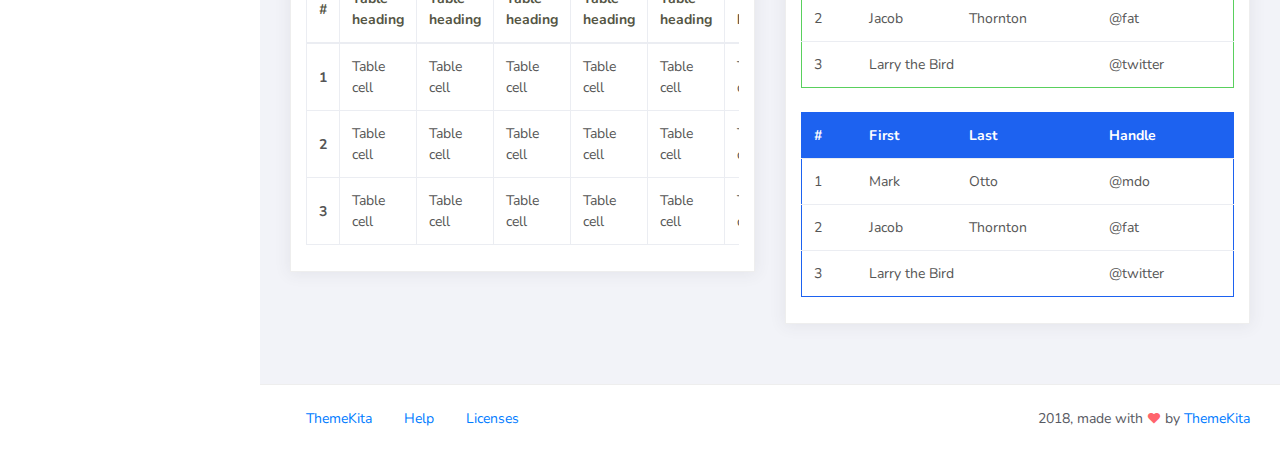
<file: tables.html>
<!DOCTYPE html>
<html>
<head>
	<meta http-equiv="X-UA-Compatible" content="IE=edge,chrome=1" />
	<title>Tables - Ready Bootstrap Dashboard</title>
	<meta content='width=device-width, initial-scale=1.0, maximum-scale=1.0, user-scalable=0, shrink-to-fit=no' name='viewport' />
	<link rel="stylesheet" href="assets/css/bootstrap.min.css">
	<link rel="stylesheet" href="https://fonts.googleapis.com/css?family=Nunito:200,200i,300,300i,400,400i,600,600i,700,700i,800,800i,900,900i">
	<link rel="stylesheet" href="assets/css/ready.css">
	<link rel="stylesheet" href="assets/css/demo.css">
</head>
<body>
	<div class="wrapper">
		<div class="main-header">
			<div class="logo-header">
				<a href="index.html" class="logo">
					Ready Dashboard
				</a>
				<button class="navbar-toggler sidenav-toggler ml-auto" type="button" data-toggle="collapse" data-target="collapse" aria-controls="sidebar" aria-expanded="false" aria-label="Toggle navigation">
					<span class="navbar-toggler-icon"></span>
				</button>
				<button class="topbar-toggler more"><i class="la la-ellipsis-v"></i></button>
			</div>
			<nav class="navbar navbar-header navbar-expand-lg">
				<div class="container-fluid">
					
					<form class="navbar-left navbar-form nav-search mr-md-3" action="">
						<div class="input-group">
							<input type="text" placeholder="Search ..." class="form-control">
							<div class="input-group-append">
								<span class="input-group-text">
									<i class="la la-search search-icon"></i>
								</span>
							</div>
						</div>
					</form>
					<ul class="navbar-nav topbar-nav ml-md-auto align-items-center">
						<li class="nav-item dropdown hidden-caret">
							<a class="nav-link dropdown-toggle" href="#" id="navbarDropdown" role="button" data-toggle="dropdown" aria-haspopup="true" aria-expanded="false">
								<i class="la la-envelope"></i>
							</a>
							<div class="dropdown-menu" aria-labelledby="navbarDropdown">
								<a class="dropdown-item" href="#">Action</a>
								<a class="dropdown-item" href="#">Another action</a>
								<div class="dropdown-divider"></div>
								<a class="dropdown-item" href="#">Something else here</a>
							</div>
						</li>
						<li class="nav-item dropdown hidden-caret">
							<a class="nav-link dropdown-toggle" href="#" id="navbarDropdown" role="button" data-toggle="dropdown" aria-haspopup="true" aria-expanded="false">
								<i class="la la-bell"></i>
								<span class="notification">3</span>
							</a>
							<ul class="dropdown-menu notif-box" aria-labelledby="navbarDropdown">
								<li>
									<div class="dropdown-title">You have 4 new notification</div>
								</li>
								<li>
									<div class="notif-center">
										<a href="#">
											<div class="notif-icon notif-primary"> <i class="la la-user-plus"></i> </div>
											<div class="notif-content">
												<span class="block">
													New user registered
												</span>
												<span class="time">5 minutes ago</span> 
											</div>
										</a>
										<a href="#">
											<div class="notif-icon notif-success"> <i class="la la-comment"></i> </div>
											<div class="notif-content">
												<span class="block">
													Rahmad commented on Admin
												</span>
												<span class="time">12 minutes ago</span> 
											</div>
										</a>
										<a href="#">
											<div class="notif-img"> 
												<img src="assets/img/profile2.jpg" alt="Img Profile">
											</div>
											<div class="notif-content">
												<span class="block">
													Reza send messages to you
												</span>
												<span class="time">12 minutes ago</span> 
											</div>
										</a>
										<a href="#">
											<div class="notif-icon notif-danger"> <i class="la la-heart"></i> </div>
											<div class="notif-content">
												<span class="block">
													Farrah liked Admin
												</span>
												<span class="time">17 minutes ago</span> 
											</div>
										</a>
									</div>
								</li>
								<li>
									<a class="see-all" href="javascript:void(0);"> <strong>See all notifications</strong> <i class="la la-angle-right"></i> </a>
								</li>
							</ul>
						</li>
						<li class="nav-item dropdown">
							<a class="dropdown-toggle profile-pic" data-toggle="dropdown" href="#" aria-expanded="false"> <img src="assets/img/profile.jpg" alt="user-img" width="36" class="img-circle"><span >Hizrian</span></span> </a>
							<ul class="dropdown-menu dropdown-user">
								<li>
									<div class="user-box">
										<div class="u-img"><img src="assets/img/profile.jpg" alt="user"></div>
										<div class="u-text">
											<h4>Hizrian</h4>
											<p class="text-muted">hello@themekita.com</p><a href="profile.html" class="btn btn-rounded btn-danger btn-sm">View Profile</a></div>
										</div>
									</li>
									<div class="dropdown-divider"></div>
									<a class="dropdown-item" href="#"><i class="ti-user"></i> My Profile</a>
									<a class="dropdown-item" href="#"></i> My Balance</a>
									<a class="dropdown-item" href="#"><i class="ti-email"></i> Inbox</a>
									<div class="dropdown-divider"></div>
									<a class="dropdown-item" href="#"><i class="ti-settings"></i> Account Setting</a>
									<div class="dropdown-divider"></div>
									<a class="dropdown-item" href="#"><i class="fa fa-power-off"></i> Logout</a>
								</ul>
								<!-- /.dropdown-user -->
							</li>
						</ul>
					</div>
				</nav>
			</div>
			<div class="sidebar">
				<div class="scrollbar-inner sidebar-wrapper">
					<div class="user">
						<div class="photo">
							<img src="assets/img/profile.jpg">
						</div>
						<div class="info">
							<a class="" data-toggle="collapse" href="#collapseExample" aria-expanded="true">
								<span>
									Hizrian
									<span class="user-level">Administrator</span>
									<span class="caret"></span>
								</span>
							</a>
							<div class="clearfix"></div>

							<div class="collapse in" id="collapseExample" aria-expanded="true" style="">
								<ul class="nav">
									<li>
										<a href="#profile">
											<span class="link-collapse">My Profile</span>
										</a>
									</li>
									<li>
										<a href="#edit">
											<span class="link-collapse">Edit Profile</span>
										</a>
									</li>
									<li>
										<a href="#settings">
											<span class="link-collapse">Settings</span>
										</a>
									</li>
								</ul>
							</div>
						</div>
					</div>
					<ul class="nav">
						<li class="nav-item">
							<a href="index.html">
								<i class="la la-dashboard"></i>
								<p>Dashboard</p>
								<span class="badge badge-count">5</span>
							</a>
						</li>
						<li class="nav-item">
							<a href="components.html">
								<i class="la la-table"></i>
								<p>Components</p>
								<span class="badge badge-count">14</span>
							</a>
						</li>
						<li class="nav-item">
							<a href="forms.html">
								<i class="la la-keyboard-o"></i>
								<p>Forms</p>
								<span class="badge badge-count">50</span>
							</a>
						</li>
						<li class="nav-item active">
							<a href="tables.html">
								<i class="la la-th"></i>
								<p>Tables</p>
								<span class="badge badge-count">6</span>
							</a>
						</li>
						<li class="nav-item">
							<a href="notifications.html">
								<i class="la la-bell"></i>
								<p>Notifications</p>
								<span class="badge badge-success">3</span>
							</a>
						</li>
						<li class="nav-item">
							<a href="typography.html">
								<i class="la la-font"></i>
								<p>Typography</p>
								<span class="badge badge-danger">25</span>
							</a>
						</li>
						<li class="nav-item">
							<a href="icons.html">
								<i class="la la-fonticons"></i>
								<p>Icons</p>
							</a>
						</li>
						<li class="nav-item update-pro">
							<button  data-toggle="modal" data-target="#modalUpdate">
								<i class="la la-hand-pointer-o"></i>
								<p>Update To Pro</p>
							</button>
						</li>
					</ul>
				</div>
			</div>
			<div class="main-panel">
				<div class="content">
					<div class="container-fluid">
						<h4 class="page-title">Tables</h4>
						<div class="row">
							<div class="col-md-6">
								<div class="card">
									<div class="card-header">
										<div class="card-title">Basic Table</div>
									</div>
									<div class="card-body">
										<div class="card-sub">									
											This is the basic table view of the ready dashboard :
										</div>
										<table class="table mt-3">
											<thead>
												<tr>
													<th scope="col">#</th>
													<th scope="col">First</th>
													<th scope="col">Last</th>
													<th scope="col">Handle</th>
												</tr>
											</thead>
											<tbody>
												<tr>
													<td>1</td>
													<td>Mark</td>
													<td>Otto</td>
													<td>@mdo</td>
												</tr>
												<tr>
													<td>2</td>
													<td>Jacob</td>
													<td>Thornton</td>
													<td>@fat</td>
												</tr>
												<tr>
													<td>3</td>
													<td colspan="2">Larry the Bird</td>
													<td>@twitter</td>
												</tr>
											</tbody>
										</table>
									</div>
								</div>
								<div class="card">
									<div class="card-header">
										<div class="card-title">Striped Rows</div>
									</div>
									<div class="card-body">
										<div class="card-sub">											
											Add <code class="highlighter-rouge">.table-striped</code> to rows the striped table
										</div>
										<table class="table table-striped mt-3">
											<thead>
												<tr>
													<th scope="col">#</th>
													<th scope="col">First</th>
													<th scope="col">Last</th>
													<th scope="col">Handle</th>
												</tr>
											</thead>
											<tbody>
												<tr>
													<td>1</td>
													<td>Mark</td>
													<td>Otto</td>
													<td>@mdo</td>
												</tr>
												<tr>
													<td>2</td>
													<td>Jacob</td>
													<td>Thornton</td>
													<td>@fat</td>
												</tr>
												<tr>
													<td>3</td>
													<td colspan="2">Larry the Bird</td>
													<td>@twitter</td>
												</tr>
											</tbody>
										</table>
										<div class="card-sub">
											Add <code class="#highlighter-rouge">.table-striped-bg-*states</code> to change background from striped rows
										</div>
										<table class="table table-striped table-striped-bg-default mt-3">
											<thead>
												<tr>
													<th scope="col">#</th>
													<th scope="col">First</th>
													<th scope="col">Last</th>
													<th scope="col">Handle</th>
												</tr>
											</thead>
											<tbody>
												<tr>
													<td>1</td>
													<td>Mark</td>
													<td>Otto</td>
													<td>@mdo</td>
												</tr>
												<tr>
													<td>2</td>
													<td>Jacob</td>
													<td>Thornton</td>
													<td>@fat</td>
												</tr>
												<tr>
													<td>3</td>
													<td colspan="2">Larry the Bird</td>
													<td>@twitter</td>
												</tr>
											</tbody>
										</table>
										<table class="table table-striped table-striped-bg-danger mt-4">
											<thead>
												<tr>
													<th scope="col">#</th>
													<th scope="col">First</th>
													<th scope="col">Last</th>
													<th scope="col">Handle</th>
												</tr>
											</thead>
											<tbody>
												<tr>
													<td>1</td>
													<td>Mark</td>
													<td>Otto</td>
													<td>@mdo</td>
												</tr>
												<tr>
													<td>2</td>
													<td>Jacob</td>
													<td>Thornton</td>
													<td>@fat</td>
												</tr>
												<tr>
													<td>3</td>
													<td colspan="2">Larry the Bird</td>
													<td>@twitter</td>
												</tr>
											</tbody>
										</table>
									</div>
								</div>
								<div class="card">
									<div class="card-header">
										<div class="card-title">Responsive Table</div>
									</div>
									<div class="card-body">
										<div class="card-sub">
											Create responsive tables by wrapping any table with <code class="highlighter-rouge">.table-responsive</code> <code class="highlighter-rouge">DIV</code> to make them scroll horizontally on small devices
										</div>
										<div class="table-responsive">
											<table class="table table-bordered">
												<thead>
													<tr>
														<th>#</th>
														<th>Table heading</th>
														<th>Table heading</th>
														<th>Table heading</th>
														<th>Table heading</th>
														<th>Table heading</th>
														<th>Table heading</th>
													</tr>
												</thead>
												<tbody>
													<tr>
														<th scope="row">1</th>
														<td>Table cell</td>
														<td>Table cell</td>
														<td>Table cell</td>
														<td>Table cell</td>
														<td>Table cell</td>
														<td>Table cell</td>
													</tr>
													<tr>
														<th scope="row">2</th>
														<td>Table cell</td>
														<td>Table cell</td>
														<td>Table cell</td>
														<td>Table cell</td>
														<td>Table cell</td>
														<td>Table cell</td>
													</tr>
													<tr>
														<th scope="row">3</th>
														<td>Table cell</td>
														<td>Table cell</td>
														<td>Table cell</td>
														<td>Table cell</td>
														<td>Table cell</td>
														<td>Table cell</td>
													</tr>
												</tbody>
											</table>
										</div>
									</div>
								</div>
							</div>
							<div class="col-md-6">
								<div class="card">
									<div class="card-header">
										<div class="card-title">Hoverable Table</div>
									</div>
									<div class="card-body">
										<table class="table table-hover">
											<thead>
												<tr>
													<th scope="col">#</th>
													<th scope="col">First</th>
													<th scope="col">Last</th>
													<th scope="col">Handle</th>
												</tr>
											</thead>
											<tbody>
												<tr>
													<td>1</td>
													<td>Mark</td>
													<td>Otto</td>
													<td>@mdo</td>
												</tr>
												<tr>
													<td>2</td>
													<td>Jacob</td>
													<td>Thornton</td>
													<td>@fat</td>
												</tr>
												<tr>
													<td>3</td>
													<td colspan="2">Larry the Bird</td>
													<td>@twitter</td>
												</tr>
											</tbody>
										</table>
									</div>
								</div>
								<div class="card">
									<div class="card-header">
										<div class="card-title">Bordered Table</div>
									</div>
									<div class="card-body">
										<div class="card-sub">
											Add <code class="highlighter-rouge">.table-bordered</code> to create a bordered table
										</div>
										<table class="table table-bordered">
											<thead>
												<tr>
													<th scope="col">#</th>
													<th scope="col">First</th>
													<th scope="col">Last</th>
													<th scope="col">Handle</th>
												</tr>
											</thead>
											<tbody>
												<tr>
													<td>1</td>
													<td>Mark</td>
													<td>Otto</td>
													<td>@mdo</td>
												</tr>
												<tr>
													<td>2</td>
													<td>Jacob</td>
													<td>Thornton</td>
													<td>@fat</td>
												</tr>
												<tr>
													<td>3</td>
													<td colspan="2">Larry the Bird</td>
													<td>@twitter</td>
												</tr>
											</tbody>
										</table>
										<div class="card-sub">											
											You can also add <code class="highlighter-rouge">.table-bordered-bd-*states</code> to change the border color of the table
										</div>
										<table class="table table-bordered table-bordered-bd-warning mt-4">
											<thead>
												<tr>
													<th scope="col">#</th>
													<th scope="col">First</th>
													<th scope="col">Last</th>
													<th scope="col">Handle</th>
												</tr>
											</thead>
											<tbody>
												<tr>
													<td>1</td>
													<td>Mark</td>
													<td>Otto</td>
													<td>@mdo</td>
												</tr>
												<tr>
													<td>2</td>
													<td>Jacob</td>
													<td>Thornton</td>
													<td>@fat</td>
												</tr>
												<tr>
													<td>3</td>
													<td colspan="2">Larry the Bird</td>
													<td>@twitter</td>
												</tr>
											</tbody>
										</table>
										<div class="card-sub">
											It can also add <code class="highlight-rouge">.table-head-bg-*states</code> so that the table header has the same color as the border color of the table
										</div>
										<table class="table table-bordered table-head-bg-info table-bordered-bd-info mt-4">
											<thead>
												<tr>
													<th scope="col">#</th>
													<th scope="col">First</th>
													<th scope="col">Last</th>
													<th scope="col">Handle</th>
												</tr>
											</thead>
											<tbody>
												<tr>
													<td>1</td>
													<td>Mark</td>
													<td>Otto</td>
													<td>@mdo</td>
												</tr>
												<tr>
													<td>2</td>
													<td>Jacob</td>
													<td>Thornton</td>
													<td>@fat</td>
												</tr>
												<tr>
													<td>3</td>
													<td colspan="2">Larry the Bird</td>
													<td>@twitter</td>
												</tr>
											</tbody>
										</table>
									</div>
								</div>
								<div class="card">
									<div class="card-header">
										<div class="card-title">Table Head States</div>
									</div>
									<div class="card-body">
										<table class="table table-head-bg-success">
											<thead>
												<tr>
													<th scope="col">#</th>
													<th scope="col">First</th>
													<th scope="col">Last</th>
													<th scope="col">Handle</th>
												</tr>
											</thead>
											<tbody>
												<tr>
													<td>1</td>
													<td>Mark</td>
													<td>Otto</td>
													<td>@mdo</td>
												</tr>
												<tr>
													<td>2</td>
													<td>Jacob</td>
													<td>Thornton</td>
													<td>@fat</td>
												</tr>
												<tr>
													<td>3</td>
													<td colspan="2">Larry the Bird</td>
													<td>@twitter</td>
												</tr>
											</tbody>
										</table>
										<table class="table table-head-bg-primary mt-4">
											<thead>
												<tr>
													<th scope="col">#</th>
													<th scope="col">First</th>
													<th scope="col">Last</th>
													<th scope="col">Handle</th>
												</tr>
											</thead>
											<tbody>
												<tr>
													<td>1</td>
													<td>Mark</td>
													<td>Otto</td>
													<td>@mdo</td>
												</tr>
												<tr>
													<td>2</td>
													<td>Jacob</td>
													<td>Thornton</td>
													<td>@fat</td>
												</tr>
												<tr>
													<td>3</td>
													<td colspan="2">Larry the Bird</td>
													<td>@twitter</td>
												</tr>
											</tbody>
										</table>
									</div>
								</div>
							</div>
						</div>
					</div>
				</div>
				<footer class="footer">
					<div class="container-fluid">
						<nav class="pull-left">
							<ul class="nav">
								<li class="nav-item">
									<a class="nav-link" href="http://www.themekita.com">
										ThemeKita
									</a>
								</li>
								<li class="nav-item">
									<a class="nav-link" href="#">
										Help
									</a>
								</li>
								<li class="nav-item">
									<a class="nav-link" href="https://themewagon.com/license/#free-item">
										Licenses
									</a>
								</li>
							</ul>
						</nav>
						<div class="copyright ml-auto">
							2018, made with <i class="la la-heart heart text-danger"></i> by <a href="http://www.themekita.com">ThemeKita</a>
						</div>				
					</div>
				</footer>
			</div>
		</div>
	</div>
</div>
<!-- Modal -->
<div class="modal fade" id="modalUpdate" tabindex="-1" role="dialog" aria-labelledby="modalUpdatePro" aria-hidden="true">
	<div class="modal-dialog modal-dialog-centered" role="document">
		<div class="modal-content">
			<div class="modal-header bg-primary">
				<h6 class="modal-title"><i class="la la-frown-o"></i> Under Development</h6>
				<button type="button" class="close" data-dismiss="modal" aria-label="Close">
					<span aria-hidden="true">&times;</span>
				</button>
			</div>
			<div class="modal-body text-center">									
				<p>Currently the pro version of the <b>Ready Dashboard</b> Bootstrap is in progress development</p>
				<p>
				<b>We'll let you know when it's done</b></p>
			</div>
			<div class="modal-footer">
				<button type="button" class="btn btn-secondary" data-dismiss="modal">Close</button>
			</div>
		</div>
	</div>
</div>
</body>
<script src="assets/js/core/jquery.3.2.1.min.js"></script>
<script src="assets/js/plugin/jquery-ui-1.12.1.custom/jquery-ui.min.js"></script>
<script src="assets/js/core/popper.min.js"></script>
<script src="assets/js/core/bootstrap.min.js"></script>
<script src="assets/js/plugin/chartist/chartist.min.js"></script>
<script src="assets/js/plugin/chartist/plugin/chartist-plugin-tooltip.min.js"></script>
<script src="assets/js/plugin/bootstrap-notify/bootstrap-notify.min.js"></script>
<script src="assets/js/plugin/bootstrap-toggle/bootstrap-toggle.min.js"></script>
<script src="assets/js/plugin/jquery-mapael/jquery.mapael.min.js"></script>
<script src="assets/js/plugin/jquery-mapael/maps/world_countries.min.js"></script>
<script src="assets/js/plugin/chart-circle/circles.min.js"></script>
<script src="assets/js/plugin/jquery-scrollbar/jquery.scrollbar.min.js"></script>
<script src="assets/js/ready.min.js"></script>
<script>
	$('#displayNotif').on('click', function(){
		var placementFrom = $('#notify_placement_from option:selected').val();
		var placementAlign = $('#notify_placement_align option:selected').val();
		var state = $('#notify_state option:selected').val();
		var style = $('#notify_style option:selected').val();
		var content = {};

		content.message = 'Turning standard Bootstrap alerts into "notify" like notifications';
		content.title = 'Bootstrap notify';
		if (style == "withicon") {
			content.icon = 'la la-bell';
		} else {
			content.icon = 'none';
		}
		content.url = 'index.html';
		content.target = '_blank';

		$.notify(content,{
			type: state,
			placement: {
				from: placementFrom,
				align: placementAlign
			},
			time: 1000,
		});
	});
</script>
</html>
</file>
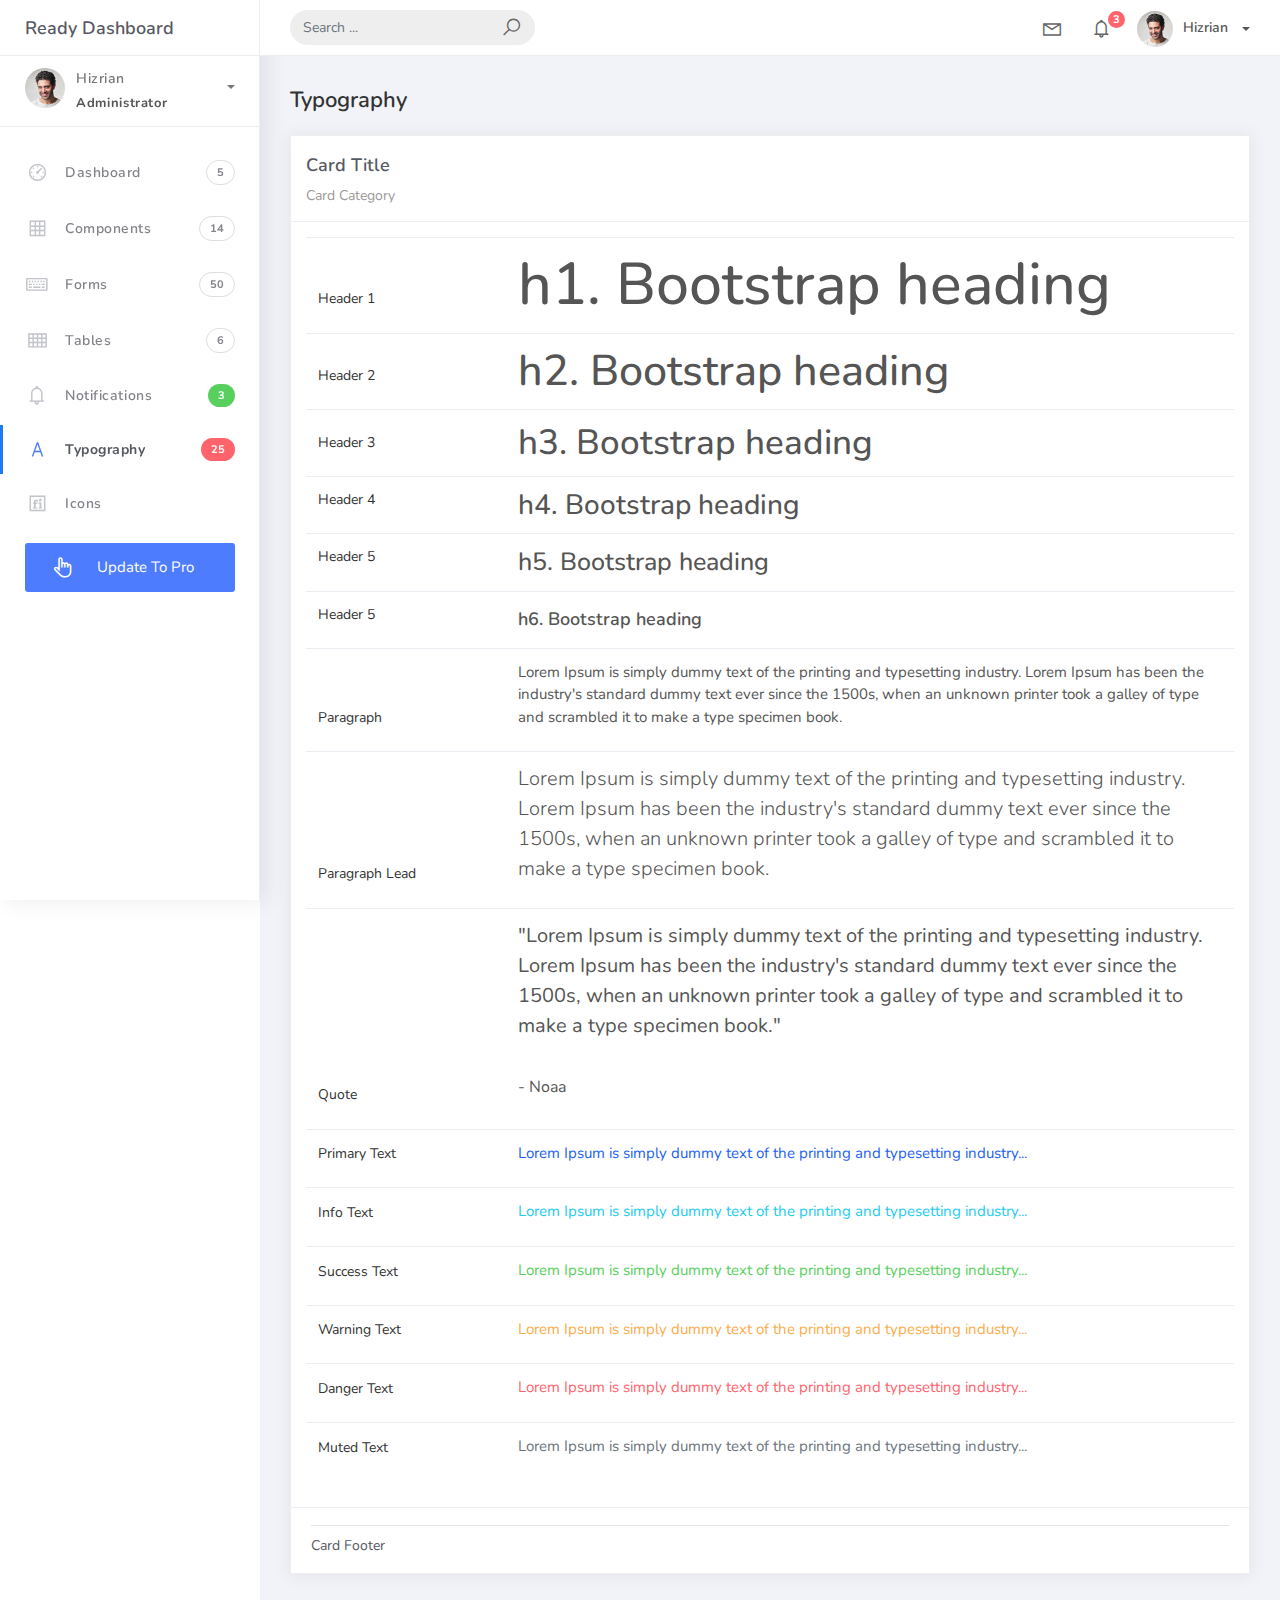
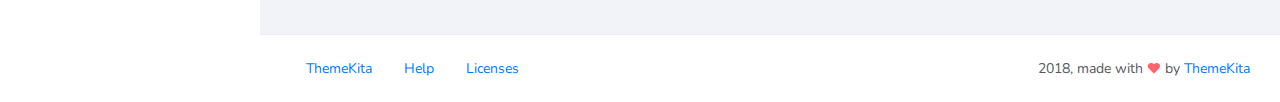
<file: typography.html>
<!DOCTYPE html>
<html>
<head>
	<meta http-equiv="X-UA-Compatible" content="IE=edge,chrome=1" />
	<title>Typography - Ready Bootstrap Dashboard</title>
	<meta content='width=device-width, initial-scale=1.0, maximum-scale=1.0, user-scalable=0, shrink-to-fit=no' name='viewport' />
	<link rel="stylesheet" href="assets/css/bootstrap.min.css">
	<link rel="stylesheet" href="https://fonts.googleapis.com/css?family=Nunito:200,200i,300,300i,400,400i,600,600i,700,700i,800,800i,900,900i">
	<link rel="stylesheet" href="assets/css/ready.css">
	<link rel="stylesheet" href="assets/css/demo.css">
</head>
<body>
	<div class="wrapper">
		<div class="main-header">
			<div class="logo-header">
				<a href="index.html" class="logo">
					Ready Dashboard
				</a>
				<button class="navbar-toggler sidenav-toggler ml-auto" type="button" data-toggle="collapse" data-target="collapse" aria-controls="sidebar" aria-expanded="false" aria-label="Toggle navigation">
					<span class="navbar-toggler-icon"></span>
				</button>
				<button class="topbar-toggler more"><i class="la la-ellipsis-v"></i></button>
			</div>
			<nav class="navbar navbar-header navbar-expand-lg">
				<div class="container-fluid">
					
					<form class="navbar-left navbar-form nav-search mr-md-3" action="">
						<div class="input-group">
							<input type="text" placeholder="Search ..." class="form-control">
							<div class="input-group-append">
								<span class="input-group-text">
									<i class="la la-search search-icon"></i>
								</span>
							</div>
						</div>
					</form>
					<ul class="navbar-nav topbar-nav ml-md-auto align-items-center">
						<li class="nav-item dropdown hidden-caret">
							<a class="nav-link dropdown-toggle" href="#" id="navbarDropdown" role="button" data-toggle="dropdown" aria-haspopup="true" aria-expanded="false">
								<i class="la la-envelope"></i>
							</a>
							<div class="dropdown-menu" aria-labelledby="navbarDropdown">
								<a class="dropdown-item" href="#">Action</a>
								<a class="dropdown-item" href="#">Another action</a>
								<div class="dropdown-divider"></div>
								<a class="dropdown-item" href="#">Something else here</a>
							</div>
						</li>
						<li class="nav-item dropdown hidden-caret">
							<a class="nav-link dropdown-toggle" href="#" id="navbarDropdown" role="button" data-toggle="dropdown" aria-haspopup="true" aria-expanded="false">
								<i class="la la-bell"></i>
								<span class="notification">3</span>
							</a>
							<ul class="dropdown-menu notif-box" aria-labelledby="navbarDropdown">
								<li>
									<div class="dropdown-title">You have 4 new notification</div>
								</li>
								<li>
									<div class="notif-center">
										<a href="#">
											<div class="notif-icon notif-primary"> <i class="la la-user-plus"></i> </div>
											<div class="notif-content">
												<span class="block">
													New user registered
												</span>
												<span class="time">5 minutes ago</span> 
											</div>
										</a>
										<a href="#">
											<div class="notif-icon notif-success"> <i class="la la-comment"></i> </div>
											<div class="notif-content">
												<span class="block">
													Rahmad commented on Admin
												</span>
												<span class="time">12 minutes ago</span> 
											</div>
										</a>
										<a href="#">
											<div class="notif-img"> 
												<img src="assets/img/profile2.jpg" alt="Img Profile">
											</div>
											<div class="notif-content">
												<span class="block">
													Reza send messages to you
												</span>
												<span class="time">12 minutes ago</span> 
											</div>
										</a>
										<a href="#">
											<div class="notif-icon notif-danger"> <i class="la la-heart"></i> </div>
											<div class="notif-content">
												<span class="block">
													Farrah liked Admin
												</span>
												<span class="time">17 minutes ago</span> 
											</div>
										</a>
									</div>
								</li>
								<li>
									<a class="see-all" href="javascript:void(0);"> <strong>See all notifications</strong> <i class="la la-angle-right"></i> </a>
								</li>
							</ul>
						</li>
						<li class="nav-item dropdown">
							<a class="dropdown-toggle profile-pic" data-toggle="dropdown" href="#" aria-expanded="false"> <img src="assets/img/profile.jpg" alt="user-img" width="36" class="img-circle"><span >Hizrian</span></span> </a>
							<ul class="dropdown-menu dropdown-user">
								<li>
									<div class="user-box">
										<div class="u-img"><img src="assets/img/profile.jpg" alt="user"></div>
										<div class="u-text">
											<h4>Hizrian</h4>
											<p class="text-muted">hello@themekita.com</p><a href="profile.html" class="btn btn-rounded btn-danger btn-sm">View Profile</a></div>
										</div>
									</li>
									<div class="dropdown-divider"></div>
									<a class="dropdown-item" href="#"><i class="ti-user"></i> My Profile</a>
									<a class="dropdown-item" href="#"></i> My Balance</a>
									<a class="dropdown-item" href="#"><i class="ti-email"></i> Inbox</a>
									<div class="dropdown-divider"></div>
									<a class="dropdown-item" href="#"><i class="ti-settings"></i> Account Setting</a>
									<div class="dropdown-divider"></div>
									<a class="dropdown-item" href="#"><i class="fa fa-power-off"></i> Logout</a>
								</ul>
								<!-- /.dropdown-user -->
							</li>
						</ul>
					</div>
				</nav>
			</div>
			<div class="sidebar">
				<div class="scrollbar-inner sidebar-wrapper">
					<div class="user">
						<div class="photo">
							<img src="assets/img/profile.jpg">
						</div>
						<div class="info">
							<a class="" data-toggle="collapse" href="#collapseExample" aria-expanded="true">
								<span>
									Hizrian
									<span class="user-level">Administrator</span>
									<span class="caret"></span>
								</span>
							</a>
							<div class="clearfix"></div>

							<div class="collapse in" id="collapseExample" aria-expanded="true" style="">
								<ul class="nav">
									<li>
										<a href="#profile">
											<span class="link-collapse">My Profile</span>
										</a>
									</li>
									<li>
										<a href="#edit">
											<span class="link-collapse">Edit Profile</span>
										</a>
									</li>
									<li>
										<a href="#settings">
											<span class="link-collapse">Settings</span>
										</a>
									</li>
								</ul>
							</div>
						</div>
					</div>
					<ul class="nav">
						<li class="nav-item">
							<a href="index.html">
								<i class="la la-dashboard"></i>
								<p>Dashboard</p>
								<span class="badge badge-count">5</span>
							</a>
						</li>
						<li class="nav-item">
							<a href="components.html">
								<i class="la la-table"></i>
								<p>Components</p>
								<span class="badge badge-count">14</span>
							</a>
						</li>
						<li class="nav-item">
							<a href="forms.html">
								<i class="la la-keyboard-o"></i>
								<p>Forms</p>
								<span class="badge badge-count">50</span>
							</a>
						</li>
						<li class="nav-item">
							<a href="tables.html">
								<i class="la la-th"></i>
								<p>Tables</p>
								<span class="badge badge-count">6</span>
							</a>
						</li>
						<li class="nav-item">
							<a href="notifications.html">
								<i class="la la-bell"></i>
								<p>Notifications</p>
								<span class="badge badge-success">3</span>
							</a>
						</li>
						<li class="nav-item active">
							<a href="typography.html">
								<i class="la la-font"></i>
								<p>Typography</p>
								<span class="badge badge-danger">25</span>
							</a>
						</li>
						<li class="nav-item">
							<a href="icons.html">
								<i class="la la-fonticons"></i>
								<p>Icons</p>
							</a>
						</li>
						<li class="nav-item update-pro">
							<button  data-toggle="modal" data-target="#modalUpdate">
								<i class="la la-hand-pointer-o"></i>
								<p>Update To Pro</p>
							</button>
						</li>
					</ul>
				</div>
			</div>
			<div class="main-panel">
				<div class="content">
					<div class="container-fluid">
						<h4 class="page-title">Typography</h4>
						<div class="row">
							<div class="col-md-12">
								<div class="card">
									<div class="card-header">
										<div class="card-title">Card Title</div>
										<div class="card-category">Card Category</div>
									</div>
									<div class="card-body">
										<table class="table table-typo">
											<tbody>
												<tr>
													<td>
														<p>Header 1</p>

													</td>
													<td><span class="h1">h1. Bootstrap heading</span></td>
												</tr>
												<tr>
													<td>
														<p>Header 2</p>

													</td>
													<td><span class="h2">h2. Bootstrap heading</span></td>
												</tr>
												<tr>
													<td>
														<p>Header 3</p>

													</td>
													<td><span class="h3">h3. Bootstrap heading</span></td>
												</tr>
												<tr>
													<td>
														<p>Header 4</p>

													</td>
													<td><span class="h4">h4. Bootstrap heading</span></td>
												</tr>
												<tr>
													<td>
														<p>Header 5</p>

													</td>
													<td><span class="h5">h5. Bootstrap heading</span></td>
												</tr>
												<tr>
													<td>
														<p>Header 5</p>

													</td>
													<td><span class="h6">h6. Bootstrap heading</span></td>
												</tr>
												<tr>
													<td>
														<p>Paragraph</p>

													</td>
													<td><p>Lorem Ipsum is simply dummy text of the printing and typesetting industry. Lorem Ipsum has been the industry's standard dummy text ever since the 1500s, when an unknown printer took a galley of type and scrambled it to make a type specimen book.</p></span></td>
												</tr>
												<tr>
													<td>
														<p>Paragraph Lead</p>

													</td>
													<td><p class="lead">Lorem Ipsum is simply dummy text of the printing and typesetting industry. Lorem Ipsum has been the industry's standard dummy text ever since the 1500s, when an unknown printer took a galley of type and scrambled it to make a type specimen book.</p></td>
												</tr>
												<tr>
													<td>
														<p>Quote</p>

													</td>
													<td><blockquote>
														<p class="blockquote blockquote-primary">
															"Lorem Ipsum is simply dummy text of the printing and typesetting industry. Lorem Ipsum has been the industry's standard dummy text ever since the 1500s, when an unknown printer took a galley of type and scrambled it to make a type specimen book."
															<br>
															<br>
															<small>
																- Noaa
															</small>
														</p>
													</blockquote></td>
												</tr>
												<tr>
													<td>
														<p>Primary Text</p>

													</td>
													<td><p class="text-primary">Lorem Ipsum is simply dummy text of the printing and typesetting industry...</p></span></td>
												</tr>
												<tr>
													<td>
														<p>Info Text</p>

													</td>
													<td><p class="text-info">Lorem Ipsum is simply dummy text of the printing and typesetting industry...</p></span></td>
												</tr>
												<tr>
													<td>
														<p>Success Text</p>

													</td>
													<td><p class="text-success">Lorem Ipsum is simply dummy text of the printing and typesetting industry...</p></span></td>
												</tr>
												<tr>
													<td>
														<p>Warning Text</p>

													</td>
													<td><p class="text-warning">Lorem Ipsum is simply dummy text of the printing and typesetting industry...</p></span></td>
												</tr>
												<tr>
													<td>
														<p>Danger Text</p>

													</td>
													<td><p class="text-danger">Lorem Ipsum is simply dummy text of the printing and typesetting industry...</p></span></td>
												</tr>
												<tr>
													<td>
														<p>Muted Text</p>

													</td>
													<td><p class="text-muted">Lorem Ipsum is simply dummy text of the printing and typesetting industry...</p></span></td>
												</tr>
											</tbody>
										</table>
									</div>
									<div class="card-footer">
										<hr>
										Card Footer
									</div>
								</div>
							</div>
						</div>
					</div>
				</div>
				<footer class="footer">
					<div class="container-fluid">
						<nav class="pull-left">
							<ul class="nav">
								<li class="nav-item">
									<a class="nav-link" href="http://www.themekita.com">
										ThemeKita
									</a>
								</li>
								<li class="nav-item">
									<a class="nav-link" href="#">
										Help
									</a>
								</li>
								<li class="nav-item">
									<a class="nav-link" href="https://themewagon.com/license/#free-item">
										Licenses
									</a>
								</li>
							</ul>
						</nav>
						<div class="copyright ml-auto">
							2018, made with <i class="la la-heart heart text-danger"></i> by <a href="http://www.themekita.com">ThemeKita</a>
						</div>				
					</div>
				</footer>
			</div>
		</div>
	</div>
	<!-- Modal -->
	<div class="modal fade" id="modalUpdate" tabindex="-1" role="dialog" aria-labelledby="modalUpdatePro" aria-hidden="true">
		<div class="modal-dialog modal-dialog-centered" role="document">
			<div class="modal-content">
				<div class="modal-header bg-primary">
					<h6 class="modal-title"><i class="la la-frown-o"></i> Under Development</h6>
					<button type="button" class="close" data-dismiss="modal" aria-label="Close">
						<span aria-hidden="true">&times;</span>
					</button>
				</div>
				<div class="modal-body text-center">									
					<p>Currently the pro version of the <b>Ready Dashboard</b> Bootstrap is in progress development</p>
					<p>
					<b>We'll let you know when it's done</b></p>
				</div>
				<div class="modal-footer">
					<button type="button" class="btn btn-secondary" data-dismiss="modal">Close</button>
				</div>
			</div>
		</div>
	</div>
</body>
<script src="assets/js/core/jquery.3.2.1.min.js"></script>
<script src="assets/js/plugin/jquery-ui-1.12.1.custom/jquery-ui.min.js"></script>
<script src="assets/js/core/popper.min.js"></script>
<script src="assets/js/core/bootstrap.min.js"></script>
<script src="assets/js/plugin/chartist/chartist.min.js"></script>
<script src="assets/js/plugin/chartist/plugin/chartist-plugin-tooltip.min.js"></script>
<script src="assets/js/plugin/bootstrap-notify/bootstrap-notify.min.js"></script>
<script src="assets/js/plugin/bootstrap-toggle/bootstrap-toggle.min.js"></script>
<script src="assets/js/plugin/jquery-mapael/jquery.mapael.min.js"></script>
<script src="assets/js/plugin/jquery-mapael/maps/world_countries.min.js"></script>
<script src="assets/js/plugin/chart-circle/circles.min.js"></script>
<script src="assets/js/plugin/jquery-scrollbar/jquery.scrollbar.min.js"></script>
<script src="assets/js/ready.min.js"></script>
</html>
</file>
<file: assets/css/demo.css>
.update-pro{
	margin: 15px 25px;}

.update-pro button {
		padding: 13px 25px;
	background: #4d7cfe;
	color: #fff;
	border-radius: 3px;
	justify-content: center;
	width: 100%;
	border: 0;
	cursor: pointer;
}

.update-pro button:hover {
	background: #4d7cfe !important;
	color: #fff;
	transform: translateY(-2px);
	transition: all .2s linear;
}

.update-pro:hover button:before{
	display: none;
}

.update-pro button p, .update-pro button i{
	color: #fff !important;
	margin-bottom: 0px;
}

.update-pro button i{
	margin-right: 5px !important;
	font-size: 23px;
	color: #C3C5CA;
	margin-right: 15px;
	width: 25px;
	text-align: center;
	vertical-align: middle;
	float: left;
}

.demo .btn, .demo .progress{
	margin-bottom: 15px !important;
}

.demo .form-check-label, .demo .form-radio-label{
	margin-right: 15px;
}

.demo #slider{
	margin-bottom: 15px;
}

.table-typo tbody > tr > td{
	border-color: #fafafa;
}

.table-typo tbody > tr > td:first-child{
	min-width: 200px;
	vertical-align: bottom;
}

.table-typo tbody > tr > td:first-child p{
	font-size: 14px;
	color: #333;
}

.demo-icon {
	display: flex;
	flex-direction: row;
	align-items: center;
	margin-bottom: 20px;
	padding: 10px;
	transition: all .2s;
}

.demo-icon:hover{
	background-color: #f4f5f8;
	border-radius: 3px;
}

.demo-icon .icon-preview{
	font-size: 1.8rem;
	margin-right: 10px;
	line-height: 1;
	color: #333439;
}

.demo-icon .icon-class{
	font-weight: 300;
	font-size: 13px;
	color: #777;
}

.from-show-notify .form-control{
	margin-bottom: 15px;
}

.from-show-notify label{
	padding-top: 0.65rem;
}
</file>
<file: assets/css/index.css>
.imagesCard {
  height: 230px;
  width: 180px;
  box-shadow: 2px 2px 10px rgba(0, 0, 0, 0.219);
}
.Homebooks h2 {
  margin-left: 2px;
  margin-top: 5px;
  font-size: 16px;
  color: rgba(0, 0, 0, 0.822);
  font-weight: 700;
}
.Homebooks h1 {
  margin-bottom: 30px;
  font-size: 27px;
  color: rgba(0, 0, 0, 0.822);
  font-weight: 900;
}
.Homebooks {
  margin-top: 50px;
}
.Homebooks div {
  margin-left: 50px;
}
</file>
<file: assets/css/addLivre.css>
body {
  height: 100vh;
  width: 100vw;
  display: flex;
  flex-direction: column;
  justify-content: center;
  align-items: center;
  padding: 0;
  margin: 0;
}
</file>
<file: assets/css/Render.css>
body {
  height: 100vh;
  width: 100vw;
  display: flex;
  flex-direction: column;
  justify-content: center;
  align-items: center;
  padding: 0;
  margin: 0;
}
</file>
